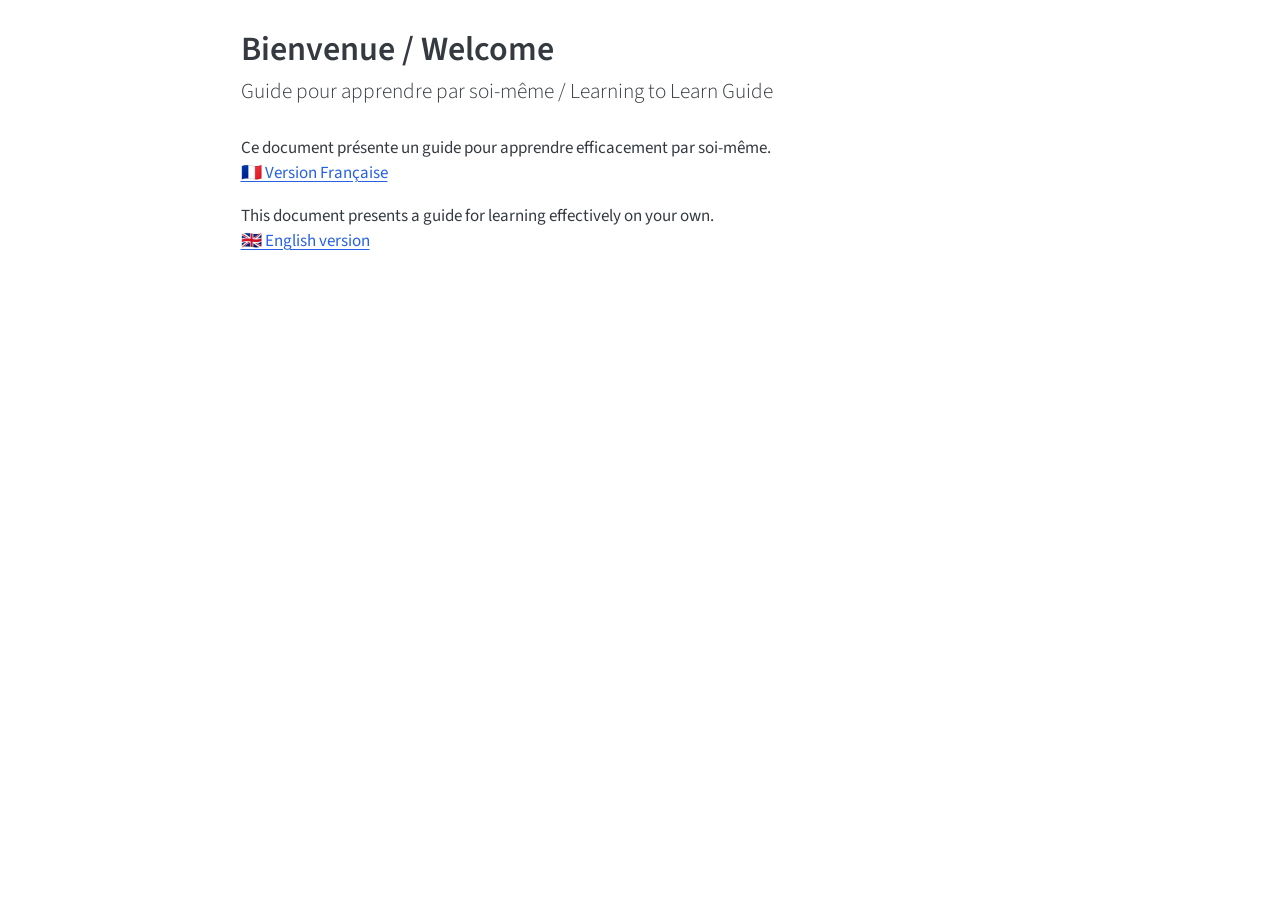
<file: index.html>
<!DOCTYPE html>
<html xmlns="http://www.w3.org/1999/xhtml" lang="en" xml:lang="en"><head>

<meta charset="utf-8">
<meta name="generator" content="quarto-1.8.26">

<meta name="viewport" content="width=device-width, initial-scale=1.0, user-scalable=yes">


<title>Bienvenue / Welcome – Self-learning Guide</title>
<style>
code{white-space: pre-wrap;}
span.smallcaps{font-variant: small-caps;}
div.columns{display: flex; gap: min(4vw, 1.5em);}
div.column{flex: auto; overflow-x: auto;}
div.hanging-indent{margin-left: 1.5em; text-indent: -1.5em;}
ul.task-list{list-style: none;}
ul.task-list li input[type="checkbox"] {
  width: 0.8em;
  margin: 0 0.8em 0.2em -1em; /* quarto-specific, see https://github.com/quarto-dev/quarto-cli/issues/4556 */ 
  vertical-align: middle;
}
</style>


<script src="site_libs/quarto-nav/quarto-nav.js"></script>
<script src="site_libs/quarto-nav/headroom.min.js"></script>
<script src="site_libs/clipboard/clipboard.min.js"></script>
<script src="site_libs/quarto-search/autocomplete.umd.js"></script>
<script src="site_libs/quarto-search/fuse.min.js"></script>
<script src="site_libs/quarto-search/quarto-search.js"></script>
<meta name="quarto:offset" content="./">
<script src="site_libs/quarto-html/quarto.js" type="module"></script>
<script src="site_libs/quarto-html/tabsets/tabsets.js" type="module"></script>
<script src="site_libs/quarto-html/axe/axe-check.js" type="module"></script>
<script src="site_libs/quarto-html/popper.min.js"></script>
<script src="site_libs/quarto-html/tippy.umd.min.js"></script>
<script src="site_libs/quarto-html/anchor.min.js"></script>
<link href="site_libs/quarto-html/tippy.css" rel="stylesheet">
<link href="site_libs/quarto-html/quarto-syntax-highlighting-587c61ba64f3a5504c4d52d930310e48.css" rel="stylesheet" id="quarto-text-highlighting-styles">
<script src="site_libs/bootstrap/bootstrap.min.js"></script>
<link href="site_libs/bootstrap/bootstrap-icons.css" rel="stylesheet">
<link href="site_libs/bootstrap/bootstrap-e31584831b205ffbb2d98406f31c2a5b.min.css" rel="stylesheet" append-hash="true" id="quarto-bootstrap" data-mode="light">
<script id="quarto-search-options" type="application/json">{
  "location": "sidebar",
  "copy-button": false,
  "collapse-after": 3,
  "panel-placement": "start",
  "type": "textbox",
  "limit": 50,
  "keyboard-shortcut": [
    "f",
    "/",
    "s"
  ],
  "show-item-context": false,
  "language": {
    "search-no-results-text": "No results",
    "search-matching-documents-text": "matching documents",
    "search-copy-link-title": "Copy link to search",
    "search-hide-matches-text": "Hide additional matches",
    "search-more-match-text": "more match in this document",
    "search-more-matches-text": "more matches in this document",
    "search-clear-button-title": "Clear",
    "search-text-placeholder": "",
    "search-detached-cancel-button-title": "Cancel",
    "search-submit-button-title": "Submit",
    "search-label": "Search"
  }
}</script>
<script async="" src="https://hypothes.is/embed.js"></script>
<script>
  window.document.addEventListener("DOMContentLoaded", function (_event) {
    document.body.classList.add('hypothesis-enabled');
  });
</script>
<script>

window.hypothesisConfig = function () {

  // Détecter la langue de la page automatiquement

  var pageLang = 'fr'; //document.documentElement.lang || 'fr';

  var hypothesisLang = 'fr'; //pageLang.split('-')[0];

  

  return {

    // Langue automatique selon la page

    locale: 'fr', //hypothesisLang,

    

    // Interface

    openSidebar: false,              // Ne pas ouvrir automatiquement

    showHighlights: 'whenSidebarOpen',        // Toujours afficher les annotations

    

    // Design moderne

    branding: {

      appBackgroundColor: '#ffffff',

      ctaBackgroundColor: '#2563eb', // Bleu moderne

      ctaTextColor: '#ffffff',

      selectionFontFamily: 'system-ui, -apple-system, "Segoe UI", sans-serif'

    },

    

    // Thème (clair par défaut)

    theme: 'classic',

    

    // Services Hypothesis

    services: [{

      apiUrl: 'https://hypothes.is/api/',

      authority: 'hypothes.is'

    }]

  };

};



// Vérifier que la config est appelée

console.log('hypothesisConfig défini:', typeof window.hypothesisConfig);

</script>



<style>

/* Personnalisation du bouton et de l'interface */

.hypothesis-adder {

  border-radius: 8px !important;

  box-shadow: 0 2px 8px rgba(0, 0, 0, 0.1) !important;

}



.hypothesis-sidebar {

  transition: transform 0.3s ease-in-out !important;

}



/* Animation des highlights */

.hypothesis-highlight {

  transition: background-color 0.2s ease !important;

}

</style>


</head>

<body class="fullcontent quarto-light">

<div id="quarto-search-results"></div>
<!-- content -->
<div id="quarto-content" class="quarto-container page-columns page-rows-contents page-layout-article">
<!-- sidebar -->
<!-- margin-sidebar -->
    
<!-- main -->
<main class="content" id="quarto-document-content">

<header id="title-block-header" class="quarto-title-block default">
<div class="quarto-title">
<h1 class="title">Bienvenue / Welcome</h1>
<p class="subtitle lead">Guide pour apprendre par soi-même / Learning to Learn Guide</p>
</div>



<div class="quarto-title-meta">

    
  
    
  </div>
  


</header>


<p>Ce document présente un guide pour apprendre efficacement par soi-même. <br> <a href="./fr/index.html">🇫🇷 Version Française</a></p>
<p>This document presents a guide for learning effectively on your own. <br> <a href="./en/index.html">🇬🇧 English version</a></p>



</main> <!-- /main -->
<script id="quarto-html-after-body" type="application/javascript">
  window.document.addEventListener("DOMContentLoaded", function (event) {
    const icon = "";
    const anchorJS = new window.AnchorJS();
    anchorJS.options = {
      placement: 'right',
      icon: icon
    };
    anchorJS.add('.anchored');
    const isCodeAnnotation = (el) => {
      for (const clz of el.classList) {
        if (clz.startsWith('code-annotation-')) {                     
          return true;
        }
      }
      return false;
    }
    const onCopySuccess = function(e) {
      // button target
      const button = e.trigger;
      // don't keep focus
      button.blur();
      // flash "checked"
      button.classList.add('code-copy-button-checked');
      var currentTitle = button.getAttribute("title");
      button.setAttribute("title", "Copied!");
      let tooltip;
      if (window.bootstrap) {
        button.setAttribute("data-bs-toggle", "tooltip");
        button.setAttribute("data-bs-placement", "left");
        button.setAttribute("data-bs-title", "Copied!");
        tooltip = new bootstrap.Tooltip(button, 
          { trigger: "manual", 
            customClass: "code-copy-button-tooltip",
            offset: [0, -8]});
        tooltip.show();    
      }
      setTimeout(function() {
        if (tooltip) {
          tooltip.hide();
          button.removeAttribute("data-bs-title");
          button.removeAttribute("data-bs-toggle");
          button.removeAttribute("data-bs-placement");
        }
        button.setAttribute("title", currentTitle);
        button.classList.remove('code-copy-button-checked');
      }, 1000);
      // clear code selection
      e.clearSelection();
    }
    const getTextToCopy = function(trigger) {
      const outerScaffold = trigger.parentElement.cloneNode(true);
      const codeEl = outerScaffold.querySelector('code');
      for (const childEl of codeEl.children) {
        if (isCodeAnnotation(childEl)) {
          childEl.remove();
        }
      }
      return codeEl.innerText;
    }
    const clipboard = new window.ClipboardJS('.code-copy-button:not([data-in-quarto-modal])', {
      text: getTextToCopy
    });
    clipboard.on('success', onCopySuccess);
    if (window.document.getElementById('quarto-embedded-source-code-modal')) {
      const clipboardModal = new window.ClipboardJS('.code-copy-button[data-in-quarto-modal]', {
        text: getTextToCopy,
        container: window.document.getElementById('quarto-embedded-source-code-modal')
      });
      clipboardModal.on('success', onCopySuccess);
    }
      var localhostRegex = new RegExp(/^(?:http|https):\/\/localhost\:?[0-9]*\//);
      var mailtoRegex = new RegExp(/^mailto:/);
        var filterRegex = new RegExp("https:\/\/loiclg\.github\.io\/guide-for-self-learning\/");
      var isInternal = (href) => {
          return filterRegex.test(href) || localhostRegex.test(href) || mailtoRegex.test(href);
      }
      // Inspect non-navigation links and adorn them if external
     var links = window.document.querySelectorAll('a[href]:not(.nav-link):not(.navbar-brand):not(.toc-action):not(.sidebar-link):not(.sidebar-item-toggle):not(.pagination-link):not(.no-external):not([aria-hidden]):not(.dropdown-item):not(.quarto-navigation-tool):not(.about-link)');
      for (var i=0; i<links.length; i++) {
        const link = links[i];
        if (!isInternal(link.href)) {
          // undo the damage that might have been done by quarto-nav.js in the case of
          // links that we want to consider external
          if (link.dataset.originalHref !== undefined) {
            link.href = link.dataset.originalHref;
          }
            // target, if specified
            link.setAttribute("target", "_blank");
            if (link.getAttribute("rel") === null) {
              link.setAttribute("rel", "noopener");
            }
        }
      }
    function tippyHover(el, contentFn, onTriggerFn, onUntriggerFn) {
      const config = {
        allowHTML: true,
        maxWidth: 500,
        delay: 100,
        arrow: false,
        appendTo: function(el) {
            return el.parentElement;
        },
        interactive: true,
        interactiveBorder: 10,
        theme: 'quarto',
        placement: 'bottom-start',
      };
      if (contentFn) {
        config.content = contentFn;
      }
      if (onTriggerFn) {
        config.onTrigger = onTriggerFn;
      }
      if (onUntriggerFn) {
        config.onUntrigger = onUntriggerFn;
      }
      window.tippy(el, config); 
    }
    const noterefs = window.document.querySelectorAll('a[role="doc-noteref"]');
    for (var i=0; i<noterefs.length; i++) {
      const ref = noterefs[i];
      tippyHover(ref, function() {
        // use id or data attribute instead here
        let href = ref.getAttribute('data-footnote-href') || ref.getAttribute('href');
        try { href = new URL(href).hash; } catch {}
        const id = href.replace(/^#\/?/, "");
        const note = window.document.getElementById(id);
        if (note) {
          return note.innerHTML;
        } else {
          return "";
        }
      });
    }
    const xrefs = window.document.querySelectorAll('a.quarto-xref');
    const processXRef = (id, note) => {
      // Strip column container classes
      const stripColumnClz = (el) => {
        el.classList.remove("page-full", "page-columns");
        if (el.children) {
          for (const child of el.children) {
            stripColumnClz(child);
          }
        }
      }
      stripColumnClz(note)
      if (id === null || id.startsWith('sec-')) {
        // Special case sections, only their first couple elements
        const container = document.createElement("div");
        if (note.children && note.children.length > 2) {
          container.appendChild(note.children[0].cloneNode(true));
          for (let i = 1; i < note.children.length; i++) {
            const child = note.children[i];
            if (child.tagName === "P" && child.innerText === "") {
              continue;
            } else {
              container.appendChild(child.cloneNode(true));
              break;
            }
          }
          if (window.Quarto?.typesetMath) {
            window.Quarto.typesetMath(container);
          }
          return container.innerHTML
        } else {
          if (window.Quarto?.typesetMath) {
            window.Quarto.typesetMath(note);
          }
          return note.innerHTML;
        }
      } else {
        // Remove any anchor links if they are present
        const anchorLink = note.querySelector('a.anchorjs-link');
        if (anchorLink) {
          anchorLink.remove();
        }
        if (window.Quarto?.typesetMath) {
          window.Quarto.typesetMath(note);
        }
        if (note.classList.contains("callout")) {
          return note.outerHTML;
        } else {
          return note.innerHTML;
        }
      }
    }
    for (var i=0; i<xrefs.length; i++) {
      const xref = xrefs[i];
      tippyHover(xref, undefined, function(instance) {
        instance.disable();
        let url = xref.getAttribute('href');
        let hash = undefined; 
        if (url.startsWith('#')) {
          hash = url;
        } else {
          try { hash = new URL(url).hash; } catch {}
        }
        if (hash) {
          const id = hash.replace(/^#\/?/, "");
          const note = window.document.getElementById(id);
          if (note !== null) {
            try {
              const html = processXRef(id, note.cloneNode(true));
              instance.setContent(html);
            } finally {
              instance.enable();
              instance.show();
            }
          } else {
            // See if we can fetch this
            fetch(url.split('#')[0])
            .then(res => res.text())
            .then(html => {
              const parser = new DOMParser();
              const htmlDoc = parser.parseFromString(html, "text/html");
              const note = htmlDoc.getElementById(id);
              if (note !== null) {
                const html = processXRef(id, note);
                instance.setContent(html);
              } 
            }).finally(() => {
              instance.enable();
              instance.show();
            });
          }
        } else {
          // See if we can fetch a full url (with no hash to target)
          // This is a special case and we should probably do some content thinning / targeting
          fetch(url)
          .then(res => res.text())
          .then(html => {
            const parser = new DOMParser();
            const htmlDoc = parser.parseFromString(html, "text/html");
            const note = htmlDoc.querySelector('main.content');
            if (note !== null) {
              // This should only happen for chapter cross references
              // (since there is no id in the URL)
              // remove the first header
              if (note.children.length > 0 && note.children[0].tagName === "HEADER") {
                note.children[0].remove();
              }
              const html = processXRef(null, note);
              instance.setContent(html);
            } 
          }).finally(() => {
            instance.enable();
            instance.show();
          });
        }
      }, function(instance) {
      });
    }
        let selectedAnnoteEl;
        const selectorForAnnotation = ( cell, annotation) => {
          let cellAttr = 'data-code-cell="' + cell + '"';
          let lineAttr = 'data-code-annotation="' +  annotation + '"';
          const selector = 'span[' + cellAttr + '][' + lineAttr + ']';
          return selector;
        }
        const selectCodeLines = (annoteEl) => {
          const doc = window.document;
          const targetCell = annoteEl.getAttribute("data-target-cell");
          const targetAnnotation = annoteEl.getAttribute("data-target-annotation");
          const annoteSpan = window.document.querySelector(selectorForAnnotation(targetCell, targetAnnotation));
          const lines = annoteSpan.getAttribute("data-code-lines").split(",");
          const lineIds = lines.map((line) => {
            return targetCell + "-" + line;
          })
          let top = null;
          let height = null;
          let parent = null;
          if (lineIds.length > 0) {
              //compute the position of the single el (top and bottom and make a div)
              const el = window.document.getElementById(lineIds[0]);
              top = el.offsetTop;
              height = el.offsetHeight;
              parent = el.parentElement.parentElement;
            if (lineIds.length > 1) {
              const lastEl = window.document.getElementById(lineIds[lineIds.length - 1]);
              const bottom = lastEl.offsetTop + lastEl.offsetHeight;
              height = bottom - top;
            }
            if (top !== null && height !== null && parent !== null) {
              // cook up a div (if necessary) and position it 
              let div = window.document.getElementById("code-annotation-line-highlight");
              if (div === null) {
                div = window.document.createElement("div");
                div.setAttribute("id", "code-annotation-line-highlight");
                div.style.position = 'absolute';
                parent.appendChild(div);
              }
              div.style.top = top - 2 + "px";
              div.style.height = height + 4 + "px";
              div.style.left = 0;
              let gutterDiv = window.document.getElementById("code-annotation-line-highlight-gutter");
              if (gutterDiv === null) {
                gutterDiv = window.document.createElement("div");
                gutterDiv.setAttribute("id", "code-annotation-line-highlight-gutter");
                gutterDiv.style.position = 'absolute';
                const codeCell = window.document.getElementById(targetCell);
                const gutter = codeCell.querySelector('.code-annotation-gutter');
                gutter.appendChild(gutterDiv);
              }
              gutterDiv.style.top = top - 2 + "px";
              gutterDiv.style.height = height + 4 + "px";
            }
            selectedAnnoteEl = annoteEl;
          }
        };
        const unselectCodeLines = () => {
          const elementsIds = ["code-annotation-line-highlight", "code-annotation-line-highlight-gutter"];
          elementsIds.forEach((elId) => {
            const div = window.document.getElementById(elId);
            if (div) {
              div.remove();
            }
          });
          selectedAnnoteEl = undefined;
        };
          // Handle positioning of the toggle
      window.addEventListener(
        "resize",
        throttle(() => {
          elRect = undefined;
          if (selectedAnnoteEl) {
            selectCodeLines(selectedAnnoteEl);
          }
        }, 10)
      );
      function throttle(fn, ms) {
      let throttle = false;
      let timer;
        return (...args) => {
          if(!throttle) { // first call gets through
              fn.apply(this, args);
              throttle = true;
          } else { // all the others get throttled
              if(timer) clearTimeout(timer); // cancel #2
              timer = setTimeout(() => {
                fn.apply(this, args);
                timer = throttle = false;
              }, ms);
          }
        };
      }
        // Attach click handler to the DT
        const annoteDls = window.document.querySelectorAll('dt[data-target-cell]');
        for (const annoteDlNode of annoteDls) {
          annoteDlNode.addEventListener('click', (event) => {
            const clickedEl = event.target;
            if (clickedEl !== selectedAnnoteEl) {
              unselectCodeLines();
              const activeEl = window.document.querySelector('dt[data-target-cell].code-annotation-active');
              if (activeEl) {
                activeEl.classList.remove('code-annotation-active');
              }
              selectCodeLines(clickedEl);
              clickedEl.classList.add('code-annotation-active');
            } else {
              // Unselect the line
              unselectCodeLines();
              clickedEl.classList.remove('code-annotation-active');
            }
          });
        }
    const findCites = (el) => {
      const parentEl = el.parentElement;
      if (parentEl) {
        const cites = parentEl.dataset.cites;
        if (cites) {
          return {
            el,
            cites: cites.split(' ')
          };
        } else {
          return findCites(el.parentElement)
        }
      } else {
        return undefined;
      }
    };
    var bibliorefs = window.document.querySelectorAll('a[role="doc-biblioref"]');
    for (var i=0; i<bibliorefs.length; i++) {
      const ref = bibliorefs[i];
      const citeInfo = findCites(ref);
      if (citeInfo) {
        tippyHover(citeInfo.el, function() {
          var popup = window.document.createElement('div');
          citeInfo.cites.forEach(function(cite) {
            var citeDiv = window.document.createElement('div');
            citeDiv.classList.add('hanging-indent');
            citeDiv.classList.add('csl-entry');
            var biblioDiv = window.document.getElementById('ref-' + cite);
            if (biblioDiv) {
              citeDiv.innerHTML = biblioDiv.innerHTML;
            }
            popup.appendChild(citeDiv);
          });
          return popup.innerHTML;
        });
      }
    }
  });
  </script>
</div> <!-- /content -->




</body></html>
</file>
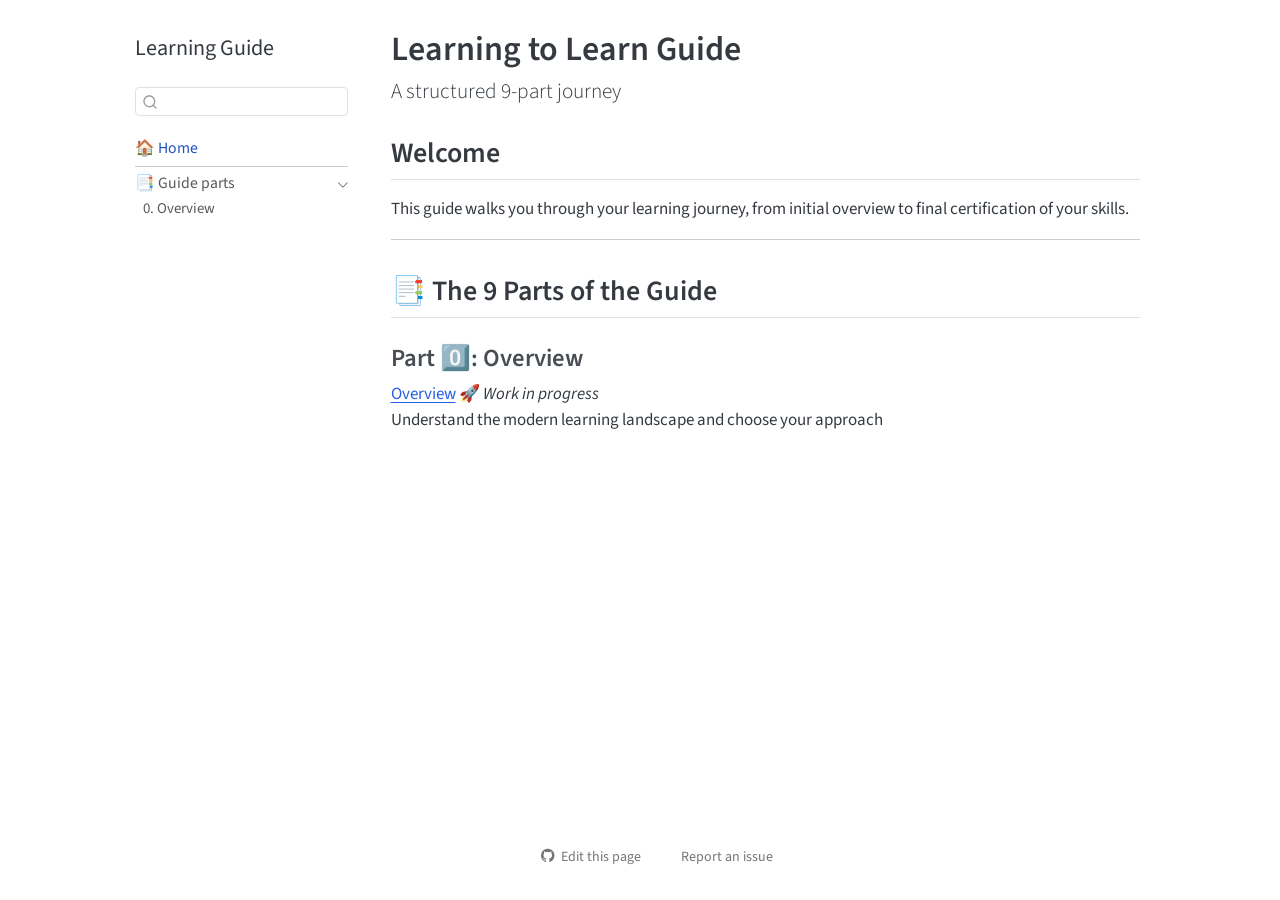
<file: en/index.html>
<!DOCTYPE html>
<html xmlns="http://www.w3.org/1999/xhtml" lang="en" xml:lang="en"><head>

<meta charset="utf-8">
<meta name="generator" content="quarto-1.8.26">

<meta name="viewport" content="width=device-width, initial-scale=1.0, user-scalable=yes">


<title>Learning to Learn Guide – Self-learning Guide</title>
<style>
code{white-space: pre-wrap;}
span.smallcaps{font-variant: small-caps;}
div.columns{display: flex; gap: min(4vw, 1.5em);}
div.column{flex: auto; overflow-x: auto;}
div.hanging-indent{margin-left: 1.5em; text-indent: -1.5em;}
ul.task-list{list-style: none;}
ul.task-list li input[type="checkbox"] {
  width: 0.8em;
  margin: 0 0.8em 0.2em -1em; /* quarto-specific, see https://github.com/quarto-dev/quarto-cli/issues/4556 */ 
  vertical-align: middle;
}
</style>


<script src="../site_libs/quarto-nav/quarto-nav.js"></script>
<script src="../site_libs/quarto-nav/headroom.min.js"></script>
<script src="../site_libs/clipboard/clipboard.min.js"></script>
<script src="../site_libs/quarto-search/autocomplete.umd.js"></script>
<script src="../site_libs/quarto-search/fuse.min.js"></script>
<script src="../site_libs/quarto-search/quarto-search.js"></script>
<meta name="quarto:offset" content="../">
<script src="../site_libs/quarto-html/quarto.js" type="module"></script>
<script src="../site_libs/quarto-html/tabsets/tabsets.js" type="module"></script>
<script src="../site_libs/quarto-html/axe/axe-check.js" type="module"></script>
<script src="../site_libs/quarto-html/popper.min.js"></script>
<script src="../site_libs/quarto-html/tippy.umd.min.js"></script>
<script src="../site_libs/quarto-html/anchor.min.js"></script>
<link href="../site_libs/quarto-html/tippy.css" rel="stylesheet">
<link href="../site_libs/quarto-html/quarto-syntax-highlighting-587c61ba64f3a5504c4d52d930310e48.css" rel="stylesheet" id="quarto-text-highlighting-styles">
<script src="../site_libs/bootstrap/bootstrap.min.js"></script>
<link href="../site_libs/bootstrap/bootstrap-icons.css" rel="stylesheet">
<link href="../site_libs/bootstrap/bootstrap-e31584831b205ffbb2d98406f31c2a5b.min.css" rel="stylesheet" append-hash="true" id="quarto-bootstrap" data-mode="light">
<script id="quarto-search-options" type="application/json">{
  "location": "sidebar",
  "copy-button": false,
  "collapse-after": 3,
  "panel-placement": "start",
  "type": "textbox",
  "limit": 50,
  "keyboard-shortcut": [
    "f",
    "/",
    "s"
  ],
  "show-item-context": false,
  "language": {
    "search-no-results-text": "No results",
    "search-matching-documents-text": "matching documents",
    "search-copy-link-title": "Copy link to search",
    "search-hide-matches-text": "Hide additional matches",
    "search-more-match-text": "more match in this document",
    "search-more-matches-text": "more matches in this document",
    "search-clear-button-title": "Clear",
    "search-text-placeholder": "",
    "search-detached-cancel-button-title": "Cancel",
    "search-submit-button-title": "Submit",
    "search-label": "Search"
  }
}</script>
<script async="" src="https://hypothes.is/embed.js"></script>
<script>
  window.document.addEventListener("DOMContentLoaded", function (_event) {
    document.body.classList.add('hypothesis-enabled');
  });
</script>
<script>

window.hypothesisConfig = function () {

  // Détecter la langue de la page automatiquement

  var pageLang = 'fr'; //document.documentElement.lang || 'fr';

  var hypothesisLang = 'fr'; //pageLang.split('-')[0];

  

  return {

    // Langue automatique selon la page

    lang: 'fr', //hypothesisLang,

    

    // Interface

    openSidebar: false,              // Ne pas ouvrir automatiquement

    showHighlights: 'whenSidebarOpen',        // Toujours afficher les annotations

    

    // Design moderne

    branding: {

      appBackgroundColor: '#ffffff',

      ctaBackgroundColor: '#2563eb', // Bleu moderne

      ctaTextColor: '#ffffff',

      selectionFontFamily: 'system-ui, -apple-system, "Segoe UI", sans-serif'

    },

    

    // Thème (clair par défaut)

    theme: 'classic',

    

    // Services Hypothesis

    services: [{

      apiUrl: 'https://hypothes.is/api/',

      authority: 'hypothes.is'

    }]

  };

};



// Vérifier que la config est appelée

console.log('hypothesisConfig défini:', typeof window.hypothesisConfig);

</script>



<style>

/* Personnalisation du bouton et de l'interface */

.hypothesis-adder {

  border-radius: 8px !important;

  box-shadow: 0 2px 8px rgba(0, 0, 0, 0.1) !important;

}



.hypothesis-sidebar {

  transition: transform 0.3s ease-in-out !important;

}



/* Animation des highlights */

.hypothesis-highlight {

  transition: background-color 0.2s ease !important;

}

</style>


</head>

<body class="nav-sidebar floating fullcontent quarto-light">

<div id="quarto-search-results"></div>
  <header id="quarto-header" class="headroom fixed-top">
  <nav class="quarto-secondary-nav">
    <div class="container-fluid d-flex">
      <button type="button" class="quarto-btn-toggle btn" data-bs-toggle="collapse" role="button" data-bs-target=".quarto-sidebar-collapse-item" aria-controls="quarto-sidebar" aria-expanded="false" aria-label="Toggle sidebar navigation" onclick="if (window.quartoToggleHeadroom) { window.quartoToggleHeadroom(); }">
        <i class="bi bi-layout-text-sidebar-reverse"></i>
      </button>
        <nav class="quarto-page-breadcrumbs" aria-label="breadcrumb"><ol class="breadcrumb"><li class="breadcrumb-item"><a href="../en/index.html">🏠 Home</a></li></ol></nav>
        <a class="flex-grow-1" role="navigation" data-bs-toggle="collapse" data-bs-target=".quarto-sidebar-collapse-item" aria-controls="quarto-sidebar" aria-expanded="false" aria-label="Toggle sidebar navigation" onclick="if (window.quartoToggleHeadroom) { window.quartoToggleHeadroom(); }">      
        </a>
      <button type="button" class="btn quarto-search-button" aria-label="Search" onclick="window.quartoOpenSearch();">
        <i class="bi bi-search"></i>
      </button>
    </div>
  </nav>
</header>
<!-- content -->
<div id="quarto-content" class="quarto-container page-columns page-rows-contents page-layout-article">
<!-- sidebar -->
  <nav id="quarto-sidebar" class="sidebar collapse collapse-horizontal quarto-sidebar-collapse-item sidebar-navigation floating overflow-auto">
    <div class="pt-lg-2 mt-2 text-left sidebar-header">
    <div class="sidebar-title mb-0 py-0">
      <a href="../">Learning Guide</a> 
    </div>
      </div>
        <div class="mt-2 flex-shrink-0 align-items-center">
        <div class="sidebar-search">
        <div id="quarto-search" class="" title="Search"></div>
        </div>
        </div>
    <div class="sidebar-menu-container"> 
    <ul class="list-unstyled mt-1">
        <li class="sidebar-item">
  <div class="sidebar-item-container"> 
  <a href="../en/index.html" class="sidebar-item-text sidebar-link active">
 <span class="menu-text">🏠 Home</span></a>
  </div>
</li>
        <li class="px-0"><hr class="sidebar-divider hi "></li>
        <li class="sidebar-item sidebar-item-section">
      <div class="sidebar-item-container"> 
            <a class="sidebar-item-text sidebar-link text-start" data-bs-toggle="collapse" data-bs-target="#quarto-sidebar-section-1" role="navigation" aria-expanded="true">
 <span class="menu-text">📑 Guide parts</span></a>
          <a class="sidebar-item-toggle text-start" data-bs-toggle="collapse" data-bs-target="#quarto-sidebar-section-1" role="navigation" aria-expanded="true" aria-label="Toggle section">
            <i class="bi bi-chevron-right ms-2"></i>
          </a> 
      </div>
      <ul id="quarto-sidebar-section-1" class="collapse list-unstyled sidebar-section depth1 show">  
          <li class="sidebar-item">
  <div class="sidebar-item-container"> 
  <a href="../en/00-overview/index.html" class="sidebar-item-text sidebar-link">
 <span class="menu-text">0. Overview</span></a>
  </div>
</li>
      </ul>
  </li>
    </ul>
    </div>
</nav>
<div id="quarto-sidebar-glass" class="quarto-sidebar-collapse-item" data-bs-toggle="collapse" data-bs-target=".quarto-sidebar-collapse-item"></div>
<!-- margin-sidebar -->
    
<!-- main -->
<main class="content" id="quarto-document-content">

<header id="title-block-header" class="quarto-title-block default">
<div class="quarto-title">
<h1 class="title">Learning to Learn Guide</h1>
<p class="subtitle lead">A structured 9-part journey</p>
</div>



<div class="quarto-title-meta">

    
  
    
  </div>
  


</header>


<section id="welcome" class="level2">
<h2 class="anchored" data-anchor-id="welcome">Welcome</h2>
<p>This guide walks you through your learning journey, from initial overview to final certification of your skills.</p>
<hr>
</section>
<section id="the-9-parts-of-the-guide" class="level2">
<h2 class="anchored" data-anchor-id="the-9-parts-of-the-guide">📑 The 9 Parts of the Guide</h2>
<section id="part-0-overview" class="level3">
<h3 class="anchored" data-anchor-id="part-0-overview">Part 0️⃣: Overview</h3>
<p><strong><a href="../en/00-overview/index.html">Overview</a></strong> 🚀 <em>Work in progress</em><br>
Understand the modern learning landscape and choose your approach</p>


</section>
</section>

</main> <!-- /main -->
<script id="quarto-html-after-body" type="application/javascript">
  window.document.addEventListener("DOMContentLoaded", function (event) {
    const icon = "";
    const anchorJS = new window.AnchorJS();
    anchorJS.options = {
      placement: 'right',
      icon: icon
    };
    anchorJS.add('.anchored');
    const isCodeAnnotation = (el) => {
      for (const clz of el.classList) {
        if (clz.startsWith('code-annotation-')) {                     
          return true;
        }
      }
      return false;
    }
    const onCopySuccess = function(e) {
      // button target
      const button = e.trigger;
      // don't keep focus
      button.blur();
      // flash "checked"
      button.classList.add('code-copy-button-checked');
      var currentTitle = button.getAttribute("title");
      button.setAttribute("title", "Copied!");
      let tooltip;
      if (window.bootstrap) {
        button.setAttribute("data-bs-toggle", "tooltip");
        button.setAttribute("data-bs-placement", "left");
        button.setAttribute("data-bs-title", "Copied!");
        tooltip = new bootstrap.Tooltip(button, 
          { trigger: "manual", 
            customClass: "code-copy-button-tooltip",
            offset: [0, -8]});
        tooltip.show();    
      }
      setTimeout(function() {
        if (tooltip) {
          tooltip.hide();
          button.removeAttribute("data-bs-title");
          button.removeAttribute("data-bs-toggle");
          button.removeAttribute("data-bs-placement");
        }
        button.setAttribute("title", currentTitle);
        button.classList.remove('code-copy-button-checked');
      }, 1000);
      // clear code selection
      e.clearSelection();
    }
    const getTextToCopy = function(trigger) {
      const outerScaffold = trigger.parentElement.cloneNode(true);
      const codeEl = outerScaffold.querySelector('code');
      for (const childEl of codeEl.children) {
        if (isCodeAnnotation(childEl)) {
          childEl.remove();
        }
      }
      return codeEl.innerText;
    }
    const clipboard = new window.ClipboardJS('.code-copy-button:not([data-in-quarto-modal])', {
      text: getTextToCopy
    });
    clipboard.on('success', onCopySuccess);
    if (window.document.getElementById('quarto-embedded-source-code-modal')) {
      const clipboardModal = new window.ClipboardJS('.code-copy-button[data-in-quarto-modal]', {
        text: getTextToCopy,
        container: window.document.getElementById('quarto-embedded-source-code-modal')
      });
      clipboardModal.on('success', onCopySuccess);
    }
      var localhostRegex = new RegExp(/^(?:http|https):\/\/localhost\:?[0-9]*\//);
      var mailtoRegex = new RegExp(/^mailto:/);
        var filterRegex = new RegExp("https:\/\/loiclg\.github\.io\/guide-for-self-learning\/");
      var isInternal = (href) => {
          return filterRegex.test(href) || localhostRegex.test(href) || mailtoRegex.test(href);
      }
      // Inspect non-navigation links and adorn them if external
     var links = window.document.querySelectorAll('a[href]:not(.nav-link):not(.navbar-brand):not(.toc-action):not(.sidebar-link):not(.sidebar-item-toggle):not(.pagination-link):not(.no-external):not([aria-hidden]):not(.dropdown-item):not(.quarto-navigation-tool):not(.about-link)');
      for (var i=0; i<links.length; i++) {
        const link = links[i];
        if (!isInternal(link.href)) {
          // undo the damage that might have been done by quarto-nav.js in the case of
          // links that we want to consider external
          if (link.dataset.originalHref !== undefined) {
            link.href = link.dataset.originalHref;
          }
            // target, if specified
            link.setAttribute("target", "_blank");
            if (link.getAttribute("rel") === null) {
              link.setAttribute("rel", "noopener");
            }
        }
      }
    function tippyHover(el, contentFn, onTriggerFn, onUntriggerFn) {
      const config = {
        allowHTML: true,
        maxWidth: 500,
        delay: 100,
        arrow: false,
        appendTo: function(el) {
            return el.parentElement;
        },
        interactive: true,
        interactiveBorder: 10,
        theme: 'quarto',
        placement: 'bottom-start',
      };
      if (contentFn) {
        config.content = contentFn;
      }
      if (onTriggerFn) {
        config.onTrigger = onTriggerFn;
      }
      if (onUntriggerFn) {
        config.onUntrigger = onUntriggerFn;
      }
      window.tippy(el, config); 
    }
    const noterefs = window.document.querySelectorAll('a[role="doc-noteref"]');
    for (var i=0; i<noterefs.length; i++) {
      const ref = noterefs[i];
      tippyHover(ref, function() {
        // use id or data attribute instead here
        let href = ref.getAttribute('data-footnote-href') || ref.getAttribute('href');
        try { href = new URL(href).hash; } catch {}
        const id = href.replace(/^#\/?/, "");
        const note = window.document.getElementById(id);
        if (note) {
          return note.innerHTML;
        } else {
          return "";
        }
      });
    }
    const xrefs = window.document.querySelectorAll('a.quarto-xref');
    const processXRef = (id, note) => {
      // Strip column container classes
      const stripColumnClz = (el) => {
        el.classList.remove("page-full", "page-columns");
        if (el.children) {
          for (const child of el.children) {
            stripColumnClz(child);
          }
        }
      }
      stripColumnClz(note)
      if (id === null || id.startsWith('sec-')) {
        // Special case sections, only their first couple elements
        const container = document.createElement("div");
        if (note.children && note.children.length > 2) {
          container.appendChild(note.children[0].cloneNode(true));
          for (let i = 1; i < note.children.length; i++) {
            const child = note.children[i];
            if (child.tagName === "P" && child.innerText === "") {
              continue;
            } else {
              container.appendChild(child.cloneNode(true));
              break;
            }
          }
          if (window.Quarto?.typesetMath) {
            window.Quarto.typesetMath(container);
          }
          return container.innerHTML
        } else {
          if (window.Quarto?.typesetMath) {
            window.Quarto.typesetMath(note);
          }
          return note.innerHTML;
        }
      } else {
        // Remove any anchor links if they are present
        const anchorLink = note.querySelector('a.anchorjs-link');
        if (anchorLink) {
          anchorLink.remove();
        }
        if (window.Quarto?.typesetMath) {
          window.Quarto.typesetMath(note);
        }
        if (note.classList.contains("callout")) {
          return note.outerHTML;
        } else {
          return note.innerHTML;
        }
      }
    }
    for (var i=0; i<xrefs.length; i++) {
      const xref = xrefs[i];
      tippyHover(xref, undefined, function(instance) {
        instance.disable();
        let url = xref.getAttribute('href');
        let hash = undefined; 
        if (url.startsWith('#')) {
          hash = url;
        } else {
          try { hash = new URL(url).hash; } catch {}
        }
        if (hash) {
          const id = hash.replace(/^#\/?/, "");
          const note = window.document.getElementById(id);
          if (note !== null) {
            try {
              const html = processXRef(id, note.cloneNode(true));
              instance.setContent(html);
            } finally {
              instance.enable();
              instance.show();
            }
          } else {
            // See if we can fetch this
            fetch(url.split('#')[0])
            .then(res => res.text())
            .then(html => {
              const parser = new DOMParser();
              const htmlDoc = parser.parseFromString(html, "text/html");
              const note = htmlDoc.getElementById(id);
              if (note !== null) {
                const html = processXRef(id, note);
                instance.setContent(html);
              } 
            }).finally(() => {
              instance.enable();
              instance.show();
            });
          }
        } else {
          // See if we can fetch a full url (with no hash to target)
          // This is a special case and we should probably do some content thinning / targeting
          fetch(url)
          .then(res => res.text())
          .then(html => {
            const parser = new DOMParser();
            const htmlDoc = parser.parseFromString(html, "text/html");
            const note = htmlDoc.querySelector('main.content');
            if (note !== null) {
              // This should only happen for chapter cross references
              // (since there is no id in the URL)
              // remove the first header
              if (note.children.length > 0 && note.children[0].tagName === "HEADER") {
                note.children[0].remove();
              }
              const html = processXRef(null, note);
              instance.setContent(html);
            } 
          }).finally(() => {
            instance.enable();
            instance.show();
          });
        }
      }, function(instance) {
      });
    }
        let selectedAnnoteEl;
        const selectorForAnnotation = ( cell, annotation) => {
          let cellAttr = 'data-code-cell="' + cell + '"';
          let lineAttr = 'data-code-annotation="' +  annotation + '"';
          const selector = 'span[' + cellAttr + '][' + lineAttr + ']';
          return selector;
        }
        const selectCodeLines = (annoteEl) => {
          const doc = window.document;
          const targetCell = annoteEl.getAttribute("data-target-cell");
          const targetAnnotation = annoteEl.getAttribute("data-target-annotation");
          const annoteSpan = window.document.querySelector(selectorForAnnotation(targetCell, targetAnnotation));
          const lines = annoteSpan.getAttribute("data-code-lines").split(",");
          const lineIds = lines.map((line) => {
            return targetCell + "-" + line;
          })
          let top = null;
          let height = null;
          let parent = null;
          if (lineIds.length > 0) {
              //compute the position of the single el (top and bottom and make a div)
              const el = window.document.getElementById(lineIds[0]);
              top = el.offsetTop;
              height = el.offsetHeight;
              parent = el.parentElement.parentElement;
            if (lineIds.length > 1) {
              const lastEl = window.document.getElementById(lineIds[lineIds.length - 1]);
              const bottom = lastEl.offsetTop + lastEl.offsetHeight;
              height = bottom - top;
            }
            if (top !== null && height !== null && parent !== null) {
              // cook up a div (if necessary) and position it 
              let div = window.document.getElementById("code-annotation-line-highlight");
              if (div === null) {
                div = window.document.createElement("div");
                div.setAttribute("id", "code-annotation-line-highlight");
                div.style.position = 'absolute';
                parent.appendChild(div);
              }
              div.style.top = top - 2 + "px";
              div.style.height = height + 4 + "px";
              div.style.left = 0;
              let gutterDiv = window.document.getElementById("code-annotation-line-highlight-gutter");
              if (gutterDiv === null) {
                gutterDiv = window.document.createElement("div");
                gutterDiv.setAttribute("id", "code-annotation-line-highlight-gutter");
                gutterDiv.style.position = 'absolute';
                const codeCell = window.document.getElementById(targetCell);
                const gutter = codeCell.querySelector('.code-annotation-gutter');
                gutter.appendChild(gutterDiv);
              }
              gutterDiv.style.top = top - 2 + "px";
              gutterDiv.style.height = height + 4 + "px";
            }
            selectedAnnoteEl = annoteEl;
          }
        };
        const unselectCodeLines = () => {
          const elementsIds = ["code-annotation-line-highlight", "code-annotation-line-highlight-gutter"];
          elementsIds.forEach((elId) => {
            const div = window.document.getElementById(elId);
            if (div) {
              div.remove();
            }
          });
          selectedAnnoteEl = undefined;
        };
          // Handle positioning of the toggle
      window.addEventListener(
        "resize",
        throttle(() => {
          elRect = undefined;
          if (selectedAnnoteEl) {
            selectCodeLines(selectedAnnoteEl);
          }
        }, 10)
      );
      function throttle(fn, ms) {
      let throttle = false;
      let timer;
        return (...args) => {
          if(!throttle) { // first call gets through
              fn.apply(this, args);
              throttle = true;
          } else { // all the others get throttled
              if(timer) clearTimeout(timer); // cancel #2
              timer = setTimeout(() => {
                fn.apply(this, args);
                timer = throttle = false;
              }, ms);
          }
        };
      }
        // Attach click handler to the DT
        const annoteDls = window.document.querySelectorAll('dt[data-target-cell]');
        for (const annoteDlNode of annoteDls) {
          annoteDlNode.addEventListener('click', (event) => {
            const clickedEl = event.target;
            if (clickedEl !== selectedAnnoteEl) {
              unselectCodeLines();
              const activeEl = window.document.querySelector('dt[data-target-cell].code-annotation-active');
              if (activeEl) {
                activeEl.classList.remove('code-annotation-active');
              }
              selectCodeLines(clickedEl);
              clickedEl.classList.add('code-annotation-active');
            } else {
              // Unselect the line
              unselectCodeLines();
              clickedEl.classList.remove('code-annotation-active');
            }
          });
        }
    const findCites = (el) => {
      const parentEl = el.parentElement;
      if (parentEl) {
        const cites = parentEl.dataset.cites;
        if (cites) {
          return {
            el,
            cites: cites.split(' ')
          };
        } else {
          return findCites(el.parentElement)
        }
      } else {
        return undefined;
      }
    };
    var bibliorefs = window.document.querySelectorAll('a[role="doc-biblioref"]');
    for (var i=0; i<bibliorefs.length; i++) {
      const ref = bibliorefs[i];
      const citeInfo = findCites(ref);
      if (citeInfo) {
        tippyHover(citeInfo.el, function() {
          var popup = window.document.createElement('div');
          citeInfo.cites.forEach(function(cite) {
            var citeDiv = window.document.createElement('div');
            citeDiv.classList.add('hanging-indent');
            citeDiv.classList.add('csl-entry');
            var biblioDiv = window.document.getElementById('ref-' + cite);
            if (biblioDiv) {
              citeDiv.innerHTML = biblioDiv.innerHTML;
            }
            popup.appendChild(citeDiv);
          });
          return popup.innerHTML;
        });
      }
    }
  });
  </script>
</div> <!-- /content -->




<footer class="footer"><div class="nav-footer"><div class="nav-footer-center"><div class="toc-actions"><ul><li><a href="https://github.com/loiclg/guide-for-self-learning/edit/main/en/index.qmd" class="toc-action"><i class="bi bi-github"></i>Edit this page</a></li><li><a href="https://github.com/loiclg/guide-for-self-learning/issues/new" class="toc-action"><i class="bi empty"></i>Report an issue</a></li></ul></div></div></div></footer></body></html>
</file>
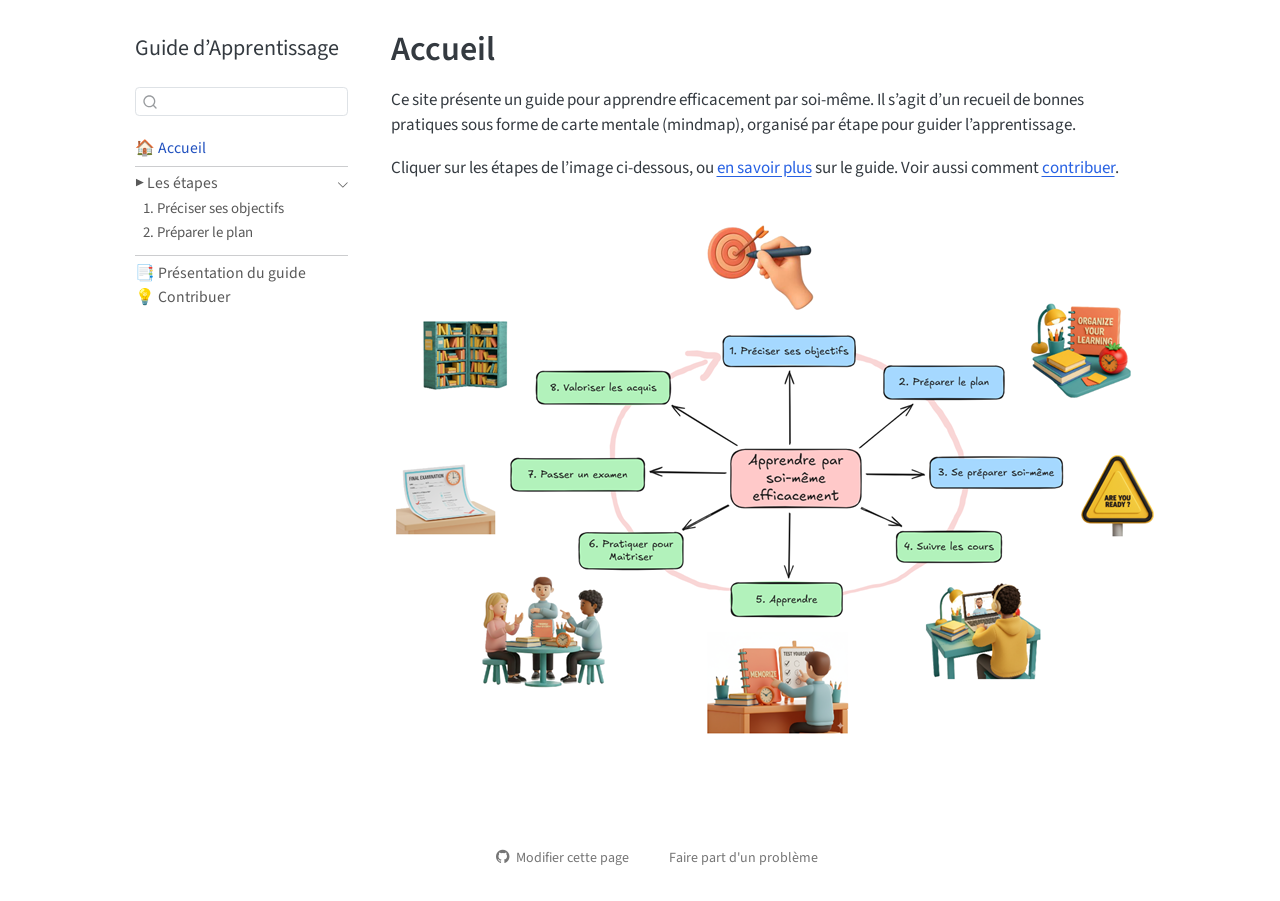
<file: fr/index.html>
<!DOCTYPE html>
<html xmlns="http://www.w3.org/1999/xhtml" lang="fr" xml:lang="fr"><head>

<meta charset="utf-8">
<meta name="generator" content="quarto-1.8.26">

<meta name="viewport" content="width=device-width, initial-scale=1.0, user-scalable=yes">


<title>Accueil – Self-learning Guide</title>
<style>
code{white-space: pre-wrap;}
span.smallcaps{font-variant: small-caps;}
div.columns{display: flex; gap: min(4vw, 1.5em);}
div.column{flex: auto; overflow-x: auto;}
div.hanging-indent{margin-left: 1.5em; text-indent: -1.5em;}
ul.task-list{list-style: none;}
ul.task-list li input[type="checkbox"] {
  width: 0.8em;
  margin: 0 0.8em 0.2em -1em; /* quarto-specific, see https://github.com/quarto-dev/quarto-cli/issues/4556 */ 
  vertical-align: middle;
}
</style>


<script src="../site_libs/quarto-nav/quarto-nav.js"></script>
<script src="../site_libs/quarto-nav/headroom.min.js"></script>
<script src="../site_libs/clipboard/clipboard.min.js"></script>
<script src="../site_libs/quarto-search/autocomplete.umd.js"></script>
<script src="../site_libs/quarto-search/fuse.min.js"></script>
<script src="../site_libs/quarto-search/quarto-search.js"></script>
<meta name="quarto:offset" content="../">
<script src="../site_libs/quarto-html/quarto.js" type="module"></script>
<script src="../site_libs/quarto-html/tabsets/tabsets.js" type="module"></script>
<script src="../site_libs/quarto-html/axe/axe-check.js" type="module"></script>
<script src="../site_libs/quarto-html/popper.min.js"></script>
<script src="../site_libs/quarto-html/tippy.umd.min.js"></script>
<script src="../site_libs/quarto-html/anchor.min.js"></script>
<link href="../site_libs/quarto-html/tippy.css" rel="stylesheet">
<link href="../site_libs/quarto-html/quarto-syntax-highlighting-587c61ba64f3a5504c4d52d930310e48.css" rel="stylesheet" id="quarto-text-highlighting-styles">
<script src="../site_libs/bootstrap/bootstrap.min.js"></script>
<link href="../site_libs/bootstrap/bootstrap-icons.css" rel="stylesheet">
<link href="../site_libs/bootstrap/bootstrap-e31584831b205ffbb2d98406f31c2a5b.min.css" rel="stylesheet" append-hash="true" id="quarto-bootstrap" data-mode="light">
<script id="quarto-search-options" type="application/json">{
  "location": "sidebar",
  "copy-button": false,
  "collapse-after": 3,
  "panel-placement": "start",
  "type": "textbox",
  "limit": 50,
  "keyboard-shortcut": [
    "f",
    "/",
    "s"
  ],
  "show-item-context": false,
  "language": {
    "search-no-results-text": "Pas de résultats",
    "search-matching-documents-text": "documents trouvés",
    "search-copy-link-title": "Copier le lien vers la recherche",
    "search-hide-matches-text": "Cacher les correspondances additionnelles",
    "search-more-match-text": "correspondance de plus dans ce document",
    "search-more-matches-text": "correspondances de plus dans ce document",
    "search-clear-button-title": "Effacer",
    "search-text-placeholder": "",
    "search-detached-cancel-button-title": "Annuler",
    "search-submit-button-title": "Envoyer",
    "search-label": "Recherche"
  }
}</script>
<script async="" src="https://hypothes.is/embed.js"></script>
<script>
  window.document.addEventListener("DOMContentLoaded", function (_event) {
    document.body.classList.add('hypothesis-enabled');
  });
</script>
<script>

window.hypothesisConfig = function () {

  // Détecter la langue de la page automatiquement

  var pageLang = 'fr'; //document.documentElement.lang || 'fr';

  var hypothesisLang = 'fr'; //pageLang.split('-')[0];

  

  return {

    // Langue automatique selon la page

    lang: 'fr', //hypothesisLang,

    

    // Interface

    openSidebar: false,              // Ne pas ouvrir automatiquement

    showHighlights: 'whenSidebarOpen',        // Toujours afficher les annotations

    

    // Design moderne

    branding: {

      appBackgroundColor: '#ffffff',

      ctaBackgroundColor: '#2563eb', // Bleu moderne

      ctaTextColor: '#ffffff',

      selectionFontFamily: 'system-ui, -apple-system, "Segoe UI", sans-serif'

    },

    

    // Thème (clair par défaut)

    theme: 'classic',

    

    // Services Hypothesis

    services: [{

      apiUrl: 'https://hypothes.is/api/',

      authority: 'hypothes.is'

    }]

  };

};



// Vérifier que la config est appelée

console.log('hypothesisConfig défini:', typeof window.hypothesisConfig);

</script>



<style>

/* Personnalisation du bouton et de l'interface */

.hypothesis-adder {

  border-radius: 8px !important;

  box-shadow: 0 2px 8px rgba(0, 0, 0, 0.1) !important;

}



.hypothesis-sidebar {

  transition: transform 0.3s ease-in-out !important;

}



/* Animation des highlights */

.hypothesis-highlight {

  transition: background-color 0.2s ease !important;

}

</style>


</head>

<body class="nav-sidebar floating fullcontent quarto-light">

<div id="quarto-search-results"></div>
  <header id="quarto-header" class="headroom fixed-top">
  <nav class="quarto-secondary-nav">
    <div class="container-fluid d-flex">
      <button type="button" class="quarto-btn-toggle btn" data-bs-toggle="collapse" role="button" data-bs-target=".quarto-sidebar-collapse-item" aria-controls="quarto-sidebar" aria-expanded="false" aria-label="Basculer la barre latérale" onclick="if (window.quartoToggleHeadroom) { window.quartoToggleHeadroom(); }">
        <i class="bi bi-layout-text-sidebar-reverse"></i>
      </button>
        <nav class="quarto-page-breadcrumbs" aria-label="breadcrumb"><ol class="breadcrumb"><li class="breadcrumb-item"><a href="../fr/index.html">🏠 Accueil</a></li></ol></nav>
        <a class="flex-grow-1" role="navigation" data-bs-toggle="collapse" data-bs-target=".quarto-sidebar-collapse-item" aria-controls="quarto-sidebar" aria-expanded="false" aria-label="Basculer la barre latérale" onclick="if (window.quartoToggleHeadroom) { window.quartoToggleHeadroom(); }">      
        </a>
      <button type="button" class="btn quarto-search-button" aria-label="Recherche" onclick="window.quartoOpenSearch();">
        <i class="bi bi-search"></i>
      </button>
    </div>
  </nav>
</header>
<!-- content -->
<div id="quarto-content" class="quarto-container page-columns page-rows-contents page-layout-article">
<!-- sidebar -->
  <nav id="quarto-sidebar" class="sidebar collapse collapse-horizontal quarto-sidebar-collapse-item sidebar-navigation floating overflow-auto">
    <div class="pt-lg-2 mt-2 text-left sidebar-header">
    <div class="sidebar-title mb-0 py-0">
      <a href="../">Guide d’Apprentissage</a> 
    </div>
      </div>
        <div class="mt-2 flex-shrink-0 align-items-center">
        <div class="sidebar-search">
        <div id="quarto-search" class="" title="Recherche"></div>
        </div>
        </div>
    <div class="sidebar-menu-container"> 
    <ul class="list-unstyled mt-1">
        <li class="sidebar-item">
  <div class="sidebar-item-container"> 
  <a href="../fr/index.html" class="sidebar-item-text sidebar-link active">
 <span class="menu-text">🏠 Accueil</span></a>
  </div>
</li>
        <li class="px-0"><hr class="sidebar-divider hi "></li>
        <li class="sidebar-item sidebar-item-section">
      <div class="sidebar-item-container"> 
            <a class="sidebar-item-text sidebar-link text-start" data-bs-toggle="collapse" data-bs-target="#quarto-sidebar-section-1" role="navigation" aria-expanded="true">
 <span class="menu-text">▶️ Les étapes</span></a>
          <a class="sidebar-item-toggle text-start" data-bs-toggle="collapse" data-bs-target="#quarto-sidebar-section-1" role="navigation" aria-expanded="true" aria-label="Basculer la section">
            <i class="bi bi-chevron-right ms-2"></i>
          </a> 
      </div>
      <ul id="quarto-sidebar-section-1" class="collapse list-unstyled sidebar-section depth1 show">  
          <li class="sidebar-item">
  <div class="sidebar-item-container"> 
  <a href="../fr/01-preciser-ses-objectifs/index.html" class="sidebar-item-text sidebar-link">
 <span class="menu-text">1. Préciser ses objectifs</span></a>
  </div>
</li>
          <li class="sidebar-item">
  <div class="sidebar-item-container"> 
  <a href="../fr/02-preparer-le-plan/index.html" class="sidebar-item-text sidebar-link">
 <span class="menu-text">2. Préparer le plan</span></a>
  </div>
</li>
      </ul>
  </li>
        <li class="px-0"><hr class="sidebar-divider hi "></li>
        <li class="sidebar-item">
  <div class="sidebar-item-container"> 
  <a href="../fr/00-presentation/index.html" class="sidebar-item-text sidebar-link">
 <span class="menu-text">📑 Présentation du guide</span></a>
  </div>
</li>
        <li class="sidebar-item">
  <div class="sidebar-item-container"> 
  <a href="../fr/00-presentation/contribs.html" class="sidebar-item-text sidebar-link">
 <span class="menu-text">💡 Contribuer</span></a>
  </div>
</li>
    </ul>
    </div>
</nav>
<div id="quarto-sidebar-glass" class="quarto-sidebar-collapse-item" data-bs-toggle="collapse" data-bs-target=".quarto-sidebar-collapse-item"></div>
<!-- margin-sidebar -->
    
<!-- main -->
<main class="content" id="quarto-document-content">

<header id="title-block-header" class="quarto-title-block default">
<div class="quarto-title">
<h1 class="title">Accueil</h1>
</div>



<div class="quarto-title-meta">

    
  
    
  </div>
  


</header>


<p>Ce site présente un guide pour apprendre efficacement par soi-même. Il s’agit d’un recueil de bonnes pratiques sous forme de carte mentale (mindmap), organisé par étape pour guider l’apprentissage.</p>
<p>Cliquer sur les étapes de l’image ci-dessous, ou <a href="../fr/00-presentation/index.html">en savoir plus</a> sur le guide. Voir aussi comment <a href="../fr/00-presentation/contribs.html">contribuer</a>.</p>
<!-- Image Map Generated by http://www.image-map.net/ -->
<div style="text-align: center;">
<p><img src="00-presentation/images/tour-d-horizon-smallsize.png" usemap="#image-map"></p>
</div>
<map name="image-map">
<area target="" alt="Se préparer" title="Préciser ses objectifs" href="01-preciser-ses-objectifs/" coords="390,223,351,167,321,139,318,95,347,55,374,20,401,6,445,29,475,64,495,108,483,140,449,176,418,223" shape="poly">
<area target="_blank" alt="Apprendre" title="" href="00-presentation/images/tour-d-horizon-fullsize.png" coords="321,297,485,226" shape="rect">
</map>



</main> <!-- /main -->
<script id="quarto-html-after-body" type="application/javascript">
  window.document.addEventListener("DOMContentLoaded", function (event) {
    const icon = "";
    const anchorJS = new window.AnchorJS();
    anchorJS.options = {
      placement: 'right',
      icon: icon
    };
    anchorJS.add('.anchored');
    const isCodeAnnotation = (el) => {
      for (const clz of el.classList) {
        if (clz.startsWith('code-annotation-')) {                     
          return true;
        }
      }
      return false;
    }
    const onCopySuccess = function(e) {
      // button target
      const button = e.trigger;
      // don't keep focus
      button.blur();
      // flash "checked"
      button.classList.add('code-copy-button-checked');
      var currentTitle = button.getAttribute("title");
      button.setAttribute("title", "Copié");
      let tooltip;
      if (window.bootstrap) {
        button.setAttribute("data-bs-toggle", "tooltip");
        button.setAttribute("data-bs-placement", "left");
        button.setAttribute("data-bs-title", "Copié");
        tooltip = new bootstrap.Tooltip(button, 
          { trigger: "manual", 
            customClass: "code-copy-button-tooltip",
            offset: [0, -8]});
        tooltip.show();    
      }
      setTimeout(function() {
        if (tooltip) {
          tooltip.hide();
          button.removeAttribute("data-bs-title");
          button.removeAttribute("data-bs-toggle");
          button.removeAttribute("data-bs-placement");
        }
        button.setAttribute("title", currentTitle);
        button.classList.remove('code-copy-button-checked');
      }, 1000);
      // clear code selection
      e.clearSelection();
    }
    const getTextToCopy = function(trigger) {
      const outerScaffold = trigger.parentElement.cloneNode(true);
      const codeEl = outerScaffold.querySelector('code');
      for (const childEl of codeEl.children) {
        if (isCodeAnnotation(childEl)) {
          childEl.remove();
        }
      }
      return codeEl.innerText;
    }
    const clipboard = new window.ClipboardJS('.code-copy-button:not([data-in-quarto-modal])', {
      text: getTextToCopy
    });
    clipboard.on('success', onCopySuccess);
    if (window.document.getElementById('quarto-embedded-source-code-modal')) {
      const clipboardModal = new window.ClipboardJS('.code-copy-button[data-in-quarto-modal]', {
        text: getTextToCopy,
        container: window.document.getElementById('quarto-embedded-source-code-modal')
      });
      clipboardModal.on('success', onCopySuccess);
    }
      var localhostRegex = new RegExp(/^(?:http|https):\/\/localhost\:?[0-9]*\//);
      var mailtoRegex = new RegExp(/^mailto:/);
        var filterRegex = new RegExp("https:\/\/loiclg\.github\.io\/guide-for-self-learning\/");
      var isInternal = (href) => {
          return filterRegex.test(href) || localhostRegex.test(href) || mailtoRegex.test(href);
      }
      // Inspect non-navigation links and adorn them if external
     var links = window.document.querySelectorAll('a[href]:not(.nav-link):not(.navbar-brand):not(.toc-action):not(.sidebar-link):not(.sidebar-item-toggle):not(.pagination-link):not(.no-external):not([aria-hidden]):not(.dropdown-item):not(.quarto-navigation-tool):not(.about-link)');
      for (var i=0; i<links.length; i++) {
        const link = links[i];
        if (!isInternal(link.href)) {
          // undo the damage that might have been done by quarto-nav.js in the case of
          // links that we want to consider external
          if (link.dataset.originalHref !== undefined) {
            link.href = link.dataset.originalHref;
          }
            // target, if specified
            link.setAttribute("target", "_blank");
            if (link.getAttribute("rel") === null) {
              link.setAttribute("rel", "noopener");
            }
        }
      }
    function tippyHover(el, contentFn, onTriggerFn, onUntriggerFn) {
      const config = {
        allowHTML: true,
        maxWidth: 500,
        delay: 100,
        arrow: false,
        appendTo: function(el) {
            return el.parentElement;
        },
        interactive: true,
        interactiveBorder: 10,
        theme: 'quarto',
        placement: 'bottom-start',
      };
      if (contentFn) {
        config.content = contentFn;
      }
      if (onTriggerFn) {
        config.onTrigger = onTriggerFn;
      }
      if (onUntriggerFn) {
        config.onUntrigger = onUntriggerFn;
      }
      window.tippy(el, config); 
    }
    const noterefs = window.document.querySelectorAll('a[role="doc-noteref"]');
    for (var i=0; i<noterefs.length; i++) {
      const ref = noterefs[i];
      tippyHover(ref, function() {
        // use id or data attribute instead here
        let href = ref.getAttribute('data-footnote-href') || ref.getAttribute('href');
        try { href = new URL(href).hash; } catch {}
        const id = href.replace(/^#\/?/, "");
        const note = window.document.getElementById(id);
        if (note) {
          return note.innerHTML;
        } else {
          return "";
        }
      });
    }
    const xrefs = window.document.querySelectorAll('a.quarto-xref');
    const processXRef = (id, note) => {
      // Strip column container classes
      const stripColumnClz = (el) => {
        el.classList.remove("page-full", "page-columns");
        if (el.children) {
          for (const child of el.children) {
            stripColumnClz(child);
          }
        }
      }
      stripColumnClz(note)
      if (id === null || id.startsWith('sec-')) {
        // Special case sections, only their first couple elements
        const container = document.createElement("div");
        if (note.children && note.children.length > 2) {
          container.appendChild(note.children[0].cloneNode(true));
          for (let i = 1; i < note.children.length; i++) {
            const child = note.children[i];
            if (child.tagName === "P" && child.innerText === "") {
              continue;
            } else {
              container.appendChild(child.cloneNode(true));
              break;
            }
          }
          if (window.Quarto?.typesetMath) {
            window.Quarto.typesetMath(container);
          }
          return container.innerHTML
        } else {
          if (window.Quarto?.typesetMath) {
            window.Quarto.typesetMath(note);
          }
          return note.innerHTML;
        }
      } else {
        // Remove any anchor links if they are present
        const anchorLink = note.querySelector('a.anchorjs-link');
        if (anchorLink) {
          anchorLink.remove();
        }
        if (window.Quarto?.typesetMath) {
          window.Quarto.typesetMath(note);
        }
        if (note.classList.contains("callout")) {
          return note.outerHTML;
        } else {
          return note.innerHTML;
        }
      }
    }
    for (var i=0; i<xrefs.length; i++) {
      const xref = xrefs[i];
      tippyHover(xref, undefined, function(instance) {
        instance.disable();
        let url = xref.getAttribute('href');
        let hash = undefined; 
        if (url.startsWith('#')) {
          hash = url;
        } else {
          try { hash = new URL(url).hash; } catch {}
        }
        if (hash) {
          const id = hash.replace(/^#\/?/, "");
          const note = window.document.getElementById(id);
          if (note !== null) {
            try {
              const html = processXRef(id, note.cloneNode(true));
              instance.setContent(html);
            } finally {
              instance.enable();
              instance.show();
            }
          } else {
            // See if we can fetch this
            fetch(url.split('#')[0])
            .then(res => res.text())
            .then(html => {
              const parser = new DOMParser();
              const htmlDoc = parser.parseFromString(html, "text/html");
              const note = htmlDoc.getElementById(id);
              if (note !== null) {
                const html = processXRef(id, note);
                instance.setContent(html);
              } 
            }).finally(() => {
              instance.enable();
              instance.show();
            });
          }
        } else {
          // See if we can fetch a full url (with no hash to target)
          // This is a special case and we should probably do some content thinning / targeting
          fetch(url)
          .then(res => res.text())
          .then(html => {
            const parser = new DOMParser();
            const htmlDoc = parser.parseFromString(html, "text/html");
            const note = htmlDoc.querySelector('main.content');
            if (note !== null) {
              // This should only happen for chapter cross references
              // (since there is no id in the URL)
              // remove the first header
              if (note.children.length > 0 && note.children[0].tagName === "HEADER") {
                note.children[0].remove();
              }
              const html = processXRef(null, note);
              instance.setContent(html);
            } 
          }).finally(() => {
            instance.enable();
            instance.show();
          });
        }
      }, function(instance) {
      });
    }
        let selectedAnnoteEl;
        const selectorForAnnotation = ( cell, annotation) => {
          let cellAttr = 'data-code-cell="' + cell + '"';
          let lineAttr = 'data-code-annotation="' +  annotation + '"';
          const selector = 'span[' + cellAttr + '][' + lineAttr + ']';
          return selector;
        }
        const selectCodeLines = (annoteEl) => {
          const doc = window.document;
          const targetCell = annoteEl.getAttribute("data-target-cell");
          const targetAnnotation = annoteEl.getAttribute("data-target-annotation");
          const annoteSpan = window.document.querySelector(selectorForAnnotation(targetCell, targetAnnotation));
          const lines = annoteSpan.getAttribute("data-code-lines").split(",");
          const lineIds = lines.map((line) => {
            return targetCell + "-" + line;
          })
          let top = null;
          let height = null;
          let parent = null;
          if (lineIds.length > 0) {
              //compute the position of the single el (top and bottom and make a div)
              const el = window.document.getElementById(lineIds[0]);
              top = el.offsetTop;
              height = el.offsetHeight;
              parent = el.parentElement.parentElement;
            if (lineIds.length > 1) {
              const lastEl = window.document.getElementById(lineIds[lineIds.length - 1]);
              const bottom = lastEl.offsetTop + lastEl.offsetHeight;
              height = bottom - top;
            }
            if (top !== null && height !== null && parent !== null) {
              // cook up a div (if necessary) and position it 
              let div = window.document.getElementById("code-annotation-line-highlight");
              if (div === null) {
                div = window.document.createElement("div");
                div.setAttribute("id", "code-annotation-line-highlight");
                div.style.position = 'absolute';
                parent.appendChild(div);
              }
              div.style.top = top - 2 + "px";
              div.style.height = height + 4 + "px";
              div.style.left = 0;
              let gutterDiv = window.document.getElementById("code-annotation-line-highlight-gutter");
              if (gutterDiv === null) {
                gutterDiv = window.document.createElement("div");
                gutterDiv.setAttribute("id", "code-annotation-line-highlight-gutter");
                gutterDiv.style.position = 'absolute';
                const codeCell = window.document.getElementById(targetCell);
                const gutter = codeCell.querySelector('.code-annotation-gutter');
                gutter.appendChild(gutterDiv);
              }
              gutterDiv.style.top = top - 2 + "px";
              gutterDiv.style.height = height + 4 + "px";
            }
            selectedAnnoteEl = annoteEl;
          }
        };
        const unselectCodeLines = () => {
          const elementsIds = ["code-annotation-line-highlight", "code-annotation-line-highlight-gutter"];
          elementsIds.forEach((elId) => {
            const div = window.document.getElementById(elId);
            if (div) {
              div.remove();
            }
          });
          selectedAnnoteEl = undefined;
        };
          // Handle positioning of the toggle
      window.addEventListener(
        "resize",
        throttle(() => {
          elRect = undefined;
          if (selectedAnnoteEl) {
            selectCodeLines(selectedAnnoteEl);
          }
        }, 10)
      );
      function throttle(fn, ms) {
      let throttle = false;
      let timer;
        return (...args) => {
          if(!throttle) { // first call gets through
              fn.apply(this, args);
              throttle = true;
          } else { // all the others get throttled
              if(timer) clearTimeout(timer); // cancel #2
              timer = setTimeout(() => {
                fn.apply(this, args);
                timer = throttle = false;
              }, ms);
          }
        };
      }
        // Attach click handler to the DT
        const annoteDls = window.document.querySelectorAll('dt[data-target-cell]');
        for (const annoteDlNode of annoteDls) {
          annoteDlNode.addEventListener('click', (event) => {
            const clickedEl = event.target;
            if (clickedEl !== selectedAnnoteEl) {
              unselectCodeLines();
              const activeEl = window.document.querySelector('dt[data-target-cell].code-annotation-active');
              if (activeEl) {
                activeEl.classList.remove('code-annotation-active');
              }
              selectCodeLines(clickedEl);
              clickedEl.classList.add('code-annotation-active');
            } else {
              // Unselect the line
              unselectCodeLines();
              clickedEl.classList.remove('code-annotation-active');
            }
          });
        }
    const findCites = (el) => {
      const parentEl = el.parentElement;
      if (parentEl) {
        const cites = parentEl.dataset.cites;
        if (cites) {
          return {
            el,
            cites: cites.split(' ')
          };
        } else {
          return findCites(el.parentElement)
        }
      } else {
        return undefined;
      }
    };
    var bibliorefs = window.document.querySelectorAll('a[role="doc-biblioref"]');
    for (var i=0; i<bibliorefs.length; i++) {
      const ref = bibliorefs[i];
      const citeInfo = findCites(ref);
      if (citeInfo) {
        tippyHover(citeInfo.el, function() {
          var popup = window.document.createElement('div');
          citeInfo.cites.forEach(function(cite) {
            var citeDiv = window.document.createElement('div');
            citeDiv.classList.add('hanging-indent');
            citeDiv.classList.add('csl-entry');
            var biblioDiv = window.document.getElementById('ref-' + cite);
            if (biblioDiv) {
              citeDiv.innerHTML = biblioDiv.innerHTML;
            }
            popup.appendChild(citeDiv);
          });
          return popup.innerHTML;
        });
      }
    }
  });
  </script>
</div> <!-- /content -->




<footer class="footer"><div class="nav-footer"><div class="nav-footer-center"><div class="toc-actions"><ul><li><a href="https://github.com/loiclg/guide-for-self-learning/edit/main/fr/index.qmd" class="toc-action"><i class="bi bi-github"></i>Modifier cette page</a></li><li><a href="https://github.com/loiclg/guide-for-self-learning/issues/new" class="toc-action"><i class="bi empty"></i>Faire part d'un problème</a></li></ul></div></div></div></footer></body></html>
</file>
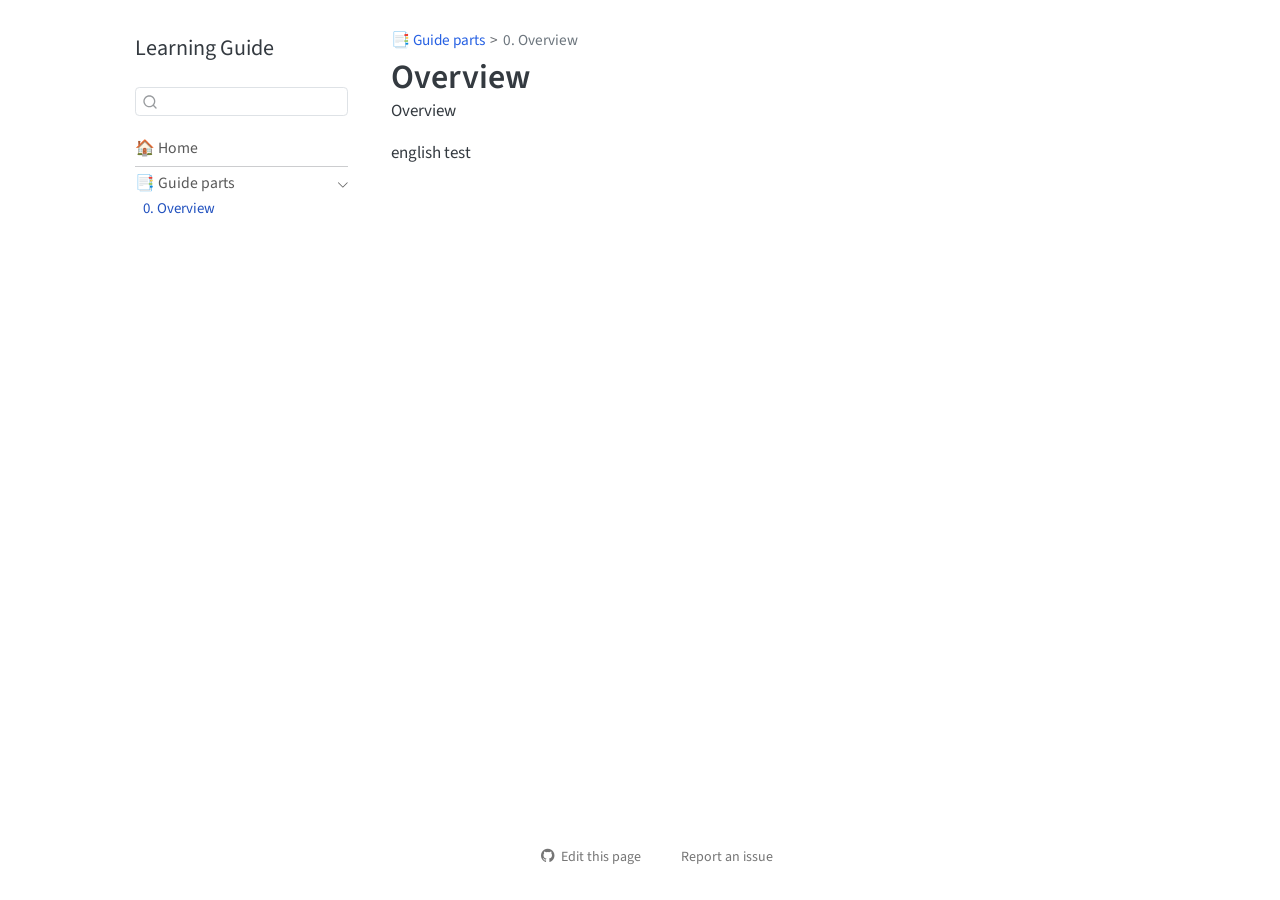
<file: en/00-overview/index.html>
<!DOCTYPE html>
<html xmlns="http://www.w3.org/1999/xhtml" lang="en" xml:lang="en"><head>

<meta charset="utf-8">
<meta name="generator" content="quarto-1.8.26">

<meta name="viewport" content="width=device-width, initial-scale=1.0, user-scalable=yes">

<meta name="description" content="Overview">

<title>Overview – Self-learning Guide</title>
<style>
code{white-space: pre-wrap;}
span.smallcaps{font-variant: small-caps;}
div.columns{display: flex; gap: min(4vw, 1.5em);}
div.column{flex: auto; overflow-x: auto;}
div.hanging-indent{margin-left: 1.5em; text-indent: -1.5em;}
ul.task-list{list-style: none;}
ul.task-list li input[type="checkbox"] {
  width: 0.8em;
  margin: 0 0.8em 0.2em -1em; /* quarto-specific, see https://github.com/quarto-dev/quarto-cli/issues/4556 */ 
  vertical-align: middle;
}
</style>


<script src="../../site_libs/quarto-nav/quarto-nav.js"></script>
<script src="../../site_libs/quarto-nav/headroom.min.js"></script>
<script src="../../site_libs/clipboard/clipboard.min.js"></script>
<script src="../../site_libs/quarto-search/autocomplete.umd.js"></script>
<script src="../../site_libs/quarto-search/fuse.min.js"></script>
<script src="../../site_libs/quarto-search/quarto-search.js"></script>
<meta name="quarto:offset" content="../../">
<script src="../../site_libs/quarto-html/quarto.js" type="module"></script>
<script src="../../site_libs/quarto-html/tabsets/tabsets.js" type="module"></script>
<script src="../../site_libs/quarto-html/axe/axe-check.js" type="module"></script>
<script src="../../site_libs/quarto-html/popper.min.js"></script>
<script src="../../site_libs/quarto-html/tippy.umd.min.js"></script>
<script src="../../site_libs/quarto-html/anchor.min.js"></script>
<link href="../../site_libs/quarto-html/tippy.css" rel="stylesheet">
<link href="../../site_libs/quarto-html/quarto-syntax-highlighting-587c61ba64f3a5504c4d52d930310e48.css" rel="stylesheet" id="quarto-text-highlighting-styles">
<script src="../../site_libs/bootstrap/bootstrap.min.js"></script>
<link href="../../site_libs/bootstrap/bootstrap-icons.css" rel="stylesheet">
<link href="../../site_libs/bootstrap/bootstrap-e31584831b205ffbb2d98406f31c2a5b.min.css" rel="stylesheet" append-hash="true" id="quarto-bootstrap" data-mode="light">
<script id="quarto-search-options" type="application/json">{
  "location": "sidebar",
  "copy-button": false,
  "collapse-after": 3,
  "panel-placement": "start",
  "type": "textbox",
  "limit": 50,
  "keyboard-shortcut": [
    "f",
    "/",
    "s"
  ],
  "show-item-context": false,
  "language": {
    "search-no-results-text": "No results",
    "search-matching-documents-text": "matching documents",
    "search-copy-link-title": "Copy link to search",
    "search-hide-matches-text": "Hide additional matches",
    "search-more-match-text": "more match in this document",
    "search-more-matches-text": "more matches in this document",
    "search-clear-button-title": "Clear",
    "search-text-placeholder": "",
    "search-detached-cancel-button-title": "Cancel",
    "search-submit-button-title": "Submit",
    "search-label": "Search"
  }
}</script>
<script async="" src="https://hypothes.is/embed.js"></script>
<script>
  window.document.addEventListener("DOMContentLoaded", function (_event) {
    document.body.classList.add('hypothesis-enabled');
  });
</script>
<script>

window.hypothesisConfig = function () {

  // Détecter la langue de la page automatiquement

  var pageLang = 'fr'; //document.documentElement.lang || 'fr';

  var hypothesisLang = 'fr'; //pageLang.split('-')[0];

  

  return {

    // Langue automatique selon la page

    lang: 'fr', //hypothesisLang,

    

    // Interface

    openSidebar: false,              // Ne pas ouvrir automatiquement

    showHighlights: 'whenSidebarOpen',        // Toujours afficher les annotations

    

    // Design moderne

    branding: {

      appBackgroundColor: '#ffffff',

      ctaBackgroundColor: '#2563eb', // Bleu moderne

      ctaTextColor: '#ffffff',

      selectionFontFamily: 'system-ui, -apple-system, "Segoe UI", sans-serif'

    },

    

    // Thème (clair par défaut)

    theme: 'classic',

    

    // Services Hypothesis

    services: [{

      apiUrl: 'https://hypothes.is/api/',

      authority: 'hypothes.is'

    }]

  };

};



// Vérifier que la config est appelée

console.log('hypothesisConfig défini:', typeof window.hypothesisConfig);

</script>



<style>

/* Personnalisation du bouton et de l'interface */

.hypothesis-adder {

  border-radius: 8px !important;

  box-shadow: 0 2px 8px rgba(0, 0, 0, 0.1) !important;

}



.hypothesis-sidebar {

  transition: transform 0.3s ease-in-out !important;

}



/* Animation des highlights */

.hypothesis-highlight {

  transition: background-color 0.2s ease !important;

}

</style>


</head>

<body class="nav-sidebar floating fullcontent quarto-light">

<div id="quarto-search-results"></div>
  <header id="quarto-header" class="headroom fixed-top">
  <nav class="quarto-secondary-nav">
    <div class="container-fluid d-flex">
      <button type="button" class="quarto-btn-toggle btn" data-bs-toggle="collapse" role="button" data-bs-target=".quarto-sidebar-collapse-item" aria-controls="quarto-sidebar" aria-expanded="false" aria-label="Toggle sidebar navigation" onclick="if (window.quartoToggleHeadroom) { window.quartoToggleHeadroom(); }">
        <i class="bi bi-layout-text-sidebar-reverse"></i>
      </button>
        <nav class="quarto-page-breadcrumbs" aria-label="breadcrumb"><ol class="breadcrumb"><li class="breadcrumb-item"><a href="../../en/00-overview/index.html">📑 Guide parts</a></li><li class="breadcrumb-item"><a href="../../en/00-overview/index.html">0. Overview</a></li></ol></nav>
        <a class="flex-grow-1" role="navigation" data-bs-toggle="collapse" data-bs-target=".quarto-sidebar-collapse-item" aria-controls="quarto-sidebar" aria-expanded="false" aria-label="Toggle sidebar navigation" onclick="if (window.quartoToggleHeadroom) { window.quartoToggleHeadroom(); }">      
        </a>
      <button type="button" class="btn quarto-search-button" aria-label="Search" onclick="window.quartoOpenSearch();">
        <i class="bi bi-search"></i>
      </button>
    </div>
  </nav>
</header>
<!-- content -->
<div id="quarto-content" class="quarto-container page-columns page-rows-contents page-layout-article">
<!-- sidebar -->
  <nav id="quarto-sidebar" class="sidebar collapse collapse-horizontal quarto-sidebar-collapse-item sidebar-navigation floating overflow-auto">
    <div class="pt-lg-2 mt-2 text-left sidebar-header">
    <div class="sidebar-title mb-0 py-0">
      <a href="../../">Learning Guide</a> 
    </div>
      </div>
        <div class="mt-2 flex-shrink-0 align-items-center">
        <div class="sidebar-search">
        <div id="quarto-search" class="" title="Search"></div>
        </div>
        </div>
    <div class="sidebar-menu-container"> 
    <ul class="list-unstyled mt-1">
        <li class="sidebar-item">
  <div class="sidebar-item-container"> 
  <a href="../../en/index.html" class="sidebar-item-text sidebar-link">
 <span class="menu-text">🏠 Home</span></a>
  </div>
</li>
        <li class="px-0"><hr class="sidebar-divider hi "></li>
        <li class="sidebar-item sidebar-item-section">
      <div class="sidebar-item-container"> 
            <a class="sidebar-item-text sidebar-link text-start" data-bs-toggle="collapse" data-bs-target="#quarto-sidebar-section-1" role="navigation" aria-expanded="true">
 <span class="menu-text">📑 Guide parts</span></a>
          <a class="sidebar-item-toggle text-start" data-bs-toggle="collapse" data-bs-target="#quarto-sidebar-section-1" role="navigation" aria-expanded="true" aria-label="Toggle section">
            <i class="bi bi-chevron-right ms-2"></i>
          </a> 
      </div>
      <ul id="quarto-sidebar-section-1" class="collapse list-unstyled sidebar-section depth1 show">  
          <li class="sidebar-item">
  <div class="sidebar-item-container"> 
  <a href="../../en/00-overview/index.html" class="sidebar-item-text sidebar-link active">
 <span class="menu-text">0. Overview</span></a>
  </div>
</li>
      </ul>
  </li>
    </ul>
    </div>
</nav>
<div id="quarto-sidebar-glass" class="quarto-sidebar-collapse-item" data-bs-toggle="collapse" data-bs-target=".quarto-sidebar-collapse-item"></div>
<!-- margin-sidebar -->
    
<!-- main -->
<main class="content" id="quarto-document-content">

<header id="title-block-header" class="quarto-title-block default"><nav class="quarto-page-breadcrumbs quarto-title-breadcrumbs d-none d-lg-block" aria-label="breadcrumb"><ol class="breadcrumb"><li class="breadcrumb-item"><a href="../../en/00-overview/index.html">📑 Guide parts</a></li><li class="breadcrumb-item"><a href="../../en/00-overview/index.html">0. Overview</a></li></ol></nav>
<div class="quarto-title">
<h1 class="title">Overview</h1>
</div>

<div>
  <div class="description">
    Overview
  </div>
</div>


<div class="quarto-title-meta">

    
  
    
  </div>
  


</header>


<p>english test</p>



</main> <!-- /main -->
<script id="quarto-html-after-body" type="application/javascript">
  window.document.addEventListener("DOMContentLoaded", function (event) {
    const icon = "";
    const anchorJS = new window.AnchorJS();
    anchorJS.options = {
      placement: 'right',
      icon: icon
    };
    anchorJS.add('.anchored');
    const isCodeAnnotation = (el) => {
      for (const clz of el.classList) {
        if (clz.startsWith('code-annotation-')) {                     
          return true;
        }
      }
      return false;
    }
    const onCopySuccess = function(e) {
      // button target
      const button = e.trigger;
      // don't keep focus
      button.blur();
      // flash "checked"
      button.classList.add('code-copy-button-checked');
      var currentTitle = button.getAttribute("title");
      button.setAttribute("title", "Copied!");
      let tooltip;
      if (window.bootstrap) {
        button.setAttribute("data-bs-toggle", "tooltip");
        button.setAttribute("data-bs-placement", "left");
        button.setAttribute("data-bs-title", "Copied!");
        tooltip = new bootstrap.Tooltip(button, 
          { trigger: "manual", 
            customClass: "code-copy-button-tooltip",
            offset: [0, -8]});
        tooltip.show();    
      }
      setTimeout(function() {
        if (tooltip) {
          tooltip.hide();
          button.removeAttribute("data-bs-title");
          button.removeAttribute("data-bs-toggle");
          button.removeAttribute("data-bs-placement");
        }
        button.setAttribute("title", currentTitle);
        button.classList.remove('code-copy-button-checked');
      }, 1000);
      // clear code selection
      e.clearSelection();
    }
    const getTextToCopy = function(trigger) {
      const outerScaffold = trigger.parentElement.cloneNode(true);
      const codeEl = outerScaffold.querySelector('code');
      for (const childEl of codeEl.children) {
        if (isCodeAnnotation(childEl)) {
          childEl.remove();
        }
      }
      return codeEl.innerText;
    }
    const clipboard = new window.ClipboardJS('.code-copy-button:not([data-in-quarto-modal])', {
      text: getTextToCopy
    });
    clipboard.on('success', onCopySuccess);
    if (window.document.getElementById('quarto-embedded-source-code-modal')) {
      const clipboardModal = new window.ClipboardJS('.code-copy-button[data-in-quarto-modal]', {
        text: getTextToCopy,
        container: window.document.getElementById('quarto-embedded-source-code-modal')
      });
      clipboardModal.on('success', onCopySuccess);
    }
      var localhostRegex = new RegExp(/^(?:http|https):\/\/localhost\:?[0-9]*\//);
      var mailtoRegex = new RegExp(/^mailto:/);
        var filterRegex = new RegExp("https:\/\/loiclg\.github\.io\/guide-for-self-learning\/");
      var isInternal = (href) => {
          return filterRegex.test(href) || localhostRegex.test(href) || mailtoRegex.test(href);
      }
      // Inspect non-navigation links and adorn them if external
     var links = window.document.querySelectorAll('a[href]:not(.nav-link):not(.navbar-brand):not(.toc-action):not(.sidebar-link):not(.sidebar-item-toggle):not(.pagination-link):not(.no-external):not([aria-hidden]):not(.dropdown-item):not(.quarto-navigation-tool):not(.about-link)');
      for (var i=0; i<links.length; i++) {
        const link = links[i];
        if (!isInternal(link.href)) {
          // undo the damage that might have been done by quarto-nav.js in the case of
          // links that we want to consider external
          if (link.dataset.originalHref !== undefined) {
            link.href = link.dataset.originalHref;
          }
            // target, if specified
            link.setAttribute("target", "_blank");
            if (link.getAttribute("rel") === null) {
              link.setAttribute("rel", "noopener");
            }
        }
      }
    function tippyHover(el, contentFn, onTriggerFn, onUntriggerFn) {
      const config = {
        allowHTML: true,
        maxWidth: 500,
        delay: 100,
        arrow: false,
        appendTo: function(el) {
            return el.parentElement;
        },
        interactive: true,
        interactiveBorder: 10,
        theme: 'quarto',
        placement: 'bottom-start',
      };
      if (contentFn) {
        config.content = contentFn;
      }
      if (onTriggerFn) {
        config.onTrigger = onTriggerFn;
      }
      if (onUntriggerFn) {
        config.onUntrigger = onUntriggerFn;
      }
      window.tippy(el, config); 
    }
    const noterefs = window.document.querySelectorAll('a[role="doc-noteref"]');
    for (var i=0; i<noterefs.length; i++) {
      const ref = noterefs[i];
      tippyHover(ref, function() {
        // use id or data attribute instead here
        let href = ref.getAttribute('data-footnote-href') || ref.getAttribute('href');
        try { href = new URL(href).hash; } catch {}
        const id = href.replace(/^#\/?/, "");
        const note = window.document.getElementById(id);
        if (note) {
          return note.innerHTML;
        } else {
          return "";
        }
      });
    }
    const xrefs = window.document.querySelectorAll('a.quarto-xref');
    const processXRef = (id, note) => {
      // Strip column container classes
      const stripColumnClz = (el) => {
        el.classList.remove("page-full", "page-columns");
        if (el.children) {
          for (const child of el.children) {
            stripColumnClz(child);
          }
        }
      }
      stripColumnClz(note)
      if (id === null || id.startsWith('sec-')) {
        // Special case sections, only their first couple elements
        const container = document.createElement("div");
        if (note.children && note.children.length > 2) {
          container.appendChild(note.children[0].cloneNode(true));
          for (let i = 1; i < note.children.length; i++) {
            const child = note.children[i];
            if (child.tagName === "P" && child.innerText === "") {
              continue;
            } else {
              container.appendChild(child.cloneNode(true));
              break;
            }
          }
          if (window.Quarto?.typesetMath) {
            window.Quarto.typesetMath(container);
          }
          return container.innerHTML
        } else {
          if (window.Quarto?.typesetMath) {
            window.Quarto.typesetMath(note);
          }
          return note.innerHTML;
        }
      } else {
        // Remove any anchor links if they are present
        const anchorLink = note.querySelector('a.anchorjs-link');
        if (anchorLink) {
          anchorLink.remove();
        }
        if (window.Quarto?.typesetMath) {
          window.Quarto.typesetMath(note);
        }
        if (note.classList.contains("callout")) {
          return note.outerHTML;
        } else {
          return note.innerHTML;
        }
      }
    }
    for (var i=0; i<xrefs.length; i++) {
      const xref = xrefs[i];
      tippyHover(xref, undefined, function(instance) {
        instance.disable();
        let url = xref.getAttribute('href');
        let hash = undefined; 
        if (url.startsWith('#')) {
          hash = url;
        } else {
          try { hash = new URL(url).hash; } catch {}
        }
        if (hash) {
          const id = hash.replace(/^#\/?/, "");
          const note = window.document.getElementById(id);
          if (note !== null) {
            try {
              const html = processXRef(id, note.cloneNode(true));
              instance.setContent(html);
            } finally {
              instance.enable();
              instance.show();
            }
          } else {
            // See if we can fetch this
            fetch(url.split('#')[0])
            .then(res => res.text())
            .then(html => {
              const parser = new DOMParser();
              const htmlDoc = parser.parseFromString(html, "text/html");
              const note = htmlDoc.getElementById(id);
              if (note !== null) {
                const html = processXRef(id, note);
                instance.setContent(html);
              } 
            }).finally(() => {
              instance.enable();
              instance.show();
            });
          }
        } else {
          // See if we can fetch a full url (with no hash to target)
          // This is a special case and we should probably do some content thinning / targeting
          fetch(url)
          .then(res => res.text())
          .then(html => {
            const parser = new DOMParser();
            const htmlDoc = parser.parseFromString(html, "text/html");
            const note = htmlDoc.querySelector('main.content');
            if (note !== null) {
              // This should only happen for chapter cross references
              // (since there is no id in the URL)
              // remove the first header
              if (note.children.length > 0 && note.children[0].tagName === "HEADER") {
                note.children[0].remove();
              }
              const html = processXRef(null, note);
              instance.setContent(html);
            } 
          }).finally(() => {
            instance.enable();
            instance.show();
          });
        }
      }, function(instance) {
      });
    }
        let selectedAnnoteEl;
        const selectorForAnnotation = ( cell, annotation) => {
          let cellAttr = 'data-code-cell="' + cell + '"';
          let lineAttr = 'data-code-annotation="' +  annotation + '"';
          const selector = 'span[' + cellAttr + '][' + lineAttr + ']';
          return selector;
        }
        const selectCodeLines = (annoteEl) => {
          const doc = window.document;
          const targetCell = annoteEl.getAttribute("data-target-cell");
          const targetAnnotation = annoteEl.getAttribute("data-target-annotation");
          const annoteSpan = window.document.querySelector(selectorForAnnotation(targetCell, targetAnnotation));
          const lines = annoteSpan.getAttribute("data-code-lines").split(",");
          const lineIds = lines.map((line) => {
            return targetCell + "-" + line;
          })
          let top = null;
          let height = null;
          let parent = null;
          if (lineIds.length > 0) {
              //compute the position of the single el (top and bottom and make a div)
              const el = window.document.getElementById(lineIds[0]);
              top = el.offsetTop;
              height = el.offsetHeight;
              parent = el.parentElement.parentElement;
            if (lineIds.length > 1) {
              const lastEl = window.document.getElementById(lineIds[lineIds.length - 1]);
              const bottom = lastEl.offsetTop + lastEl.offsetHeight;
              height = bottom - top;
            }
            if (top !== null && height !== null && parent !== null) {
              // cook up a div (if necessary) and position it 
              let div = window.document.getElementById("code-annotation-line-highlight");
              if (div === null) {
                div = window.document.createElement("div");
                div.setAttribute("id", "code-annotation-line-highlight");
                div.style.position = 'absolute';
                parent.appendChild(div);
              }
              div.style.top = top - 2 + "px";
              div.style.height = height + 4 + "px";
              div.style.left = 0;
              let gutterDiv = window.document.getElementById("code-annotation-line-highlight-gutter");
              if (gutterDiv === null) {
                gutterDiv = window.document.createElement("div");
                gutterDiv.setAttribute("id", "code-annotation-line-highlight-gutter");
                gutterDiv.style.position = 'absolute';
                const codeCell = window.document.getElementById(targetCell);
                const gutter = codeCell.querySelector('.code-annotation-gutter');
                gutter.appendChild(gutterDiv);
              }
              gutterDiv.style.top = top - 2 + "px";
              gutterDiv.style.height = height + 4 + "px";
            }
            selectedAnnoteEl = annoteEl;
          }
        };
        const unselectCodeLines = () => {
          const elementsIds = ["code-annotation-line-highlight", "code-annotation-line-highlight-gutter"];
          elementsIds.forEach((elId) => {
            const div = window.document.getElementById(elId);
            if (div) {
              div.remove();
            }
          });
          selectedAnnoteEl = undefined;
        };
          // Handle positioning of the toggle
      window.addEventListener(
        "resize",
        throttle(() => {
          elRect = undefined;
          if (selectedAnnoteEl) {
            selectCodeLines(selectedAnnoteEl);
          }
        }, 10)
      );
      function throttle(fn, ms) {
      let throttle = false;
      let timer;
        return (...args) => {
          if(!throttle) { // first call gets through
              fn.apply(this, args);
              throttle = true;
          } else { // all the others get throttled
              if(timer) clearTimeout(timer); // cancel #2
              timer = setTimeout(() => {
                fn.apply(this, args);
                timer = throttle = false;
              }, ms);
          }
        };
      }
        // Attach click handler to the DT
        const annoteDls = window.document.querySelectorAll('dt[data-target-cell]');
        for (const annoteDlNode of annoteDls) {
          annoteDlNode.addEventListener('click', (event) => {
            const clickedEl = event.target;
            if (clickedEl !== selectedAnnoteEl) {
              unselectCodeLines();
              const activeEl = window.document.querySelector('dt[data-target-cell].code-annotation-active');
              if (activeEl) {
                activeEl.classList.remove('code-annotation-active');
              }
              selectCodeLines(clickedEl);
              clickedEl.classList.add('code-annotation-active');
            } else {
              // Unselect the line
              unselectCodeLines();
              clickedEl.classList.remove('code-annotation-active');
            }
          });
        }
    const findCites = (el) => {
      const parentEl = el.parentElement;
      if (parentEl) {
        const cites = parentEl.dataset.cites;
        if (cites) {
          return {
            el,
            cites: cites.split(' ')
          };
        } else {
          return findCites(el.parentElement)
        }
      } else {
        return undefined;
      }
    };
    var bibliorefs = window.document.querySelectorAll('a[role="doc-biblioref"]');
    for (var i=0; i<bibliorefs.length; i++) {
      const ref = bibliorefs[i];
      const citeInfo = findCites(ref);
      if (citeInfo) {
        tippyHover(citeInfo.el, function() {
          var popup = window.document.createElement('div');
          citeInfo.cites.forEach(function(cite) {
            var citeDiv = window.document.createElement('div');
            citeDiv.classList.add('hanging-indent');
            citeDiv.classList.add('csl-entry');
            var biblioDiv = window.document.getElementById('ref-' + cite);
            if (biblioDiv) {
              citeDiv.innerHTML = biblioDiv.innerHTML;
            }
            popup.appendChild(citeDiv);
          });
          return popup.innerHTML;
        });
      }
    }
  });
  </script>
</div> <!-- /content -->




<footer class="footer"><div class="nav-footer"><div class="nav-footer-center"><div class="toc-actions"><ul><li><a href="https://github.com/loiclg/guide-for-self-learning/edit/main/en/00-overview/index.qmd" class="toc-action"><i class="bi bi-github"></i>Edit this page</a></li><li><a href="https://github.com/loiclg/guide-for-self-learning/issues/new" class="toc-action"><i class="bi empty"></i>Report an issue</a></li></ul></div></div></div></footer></body></html>
</file>
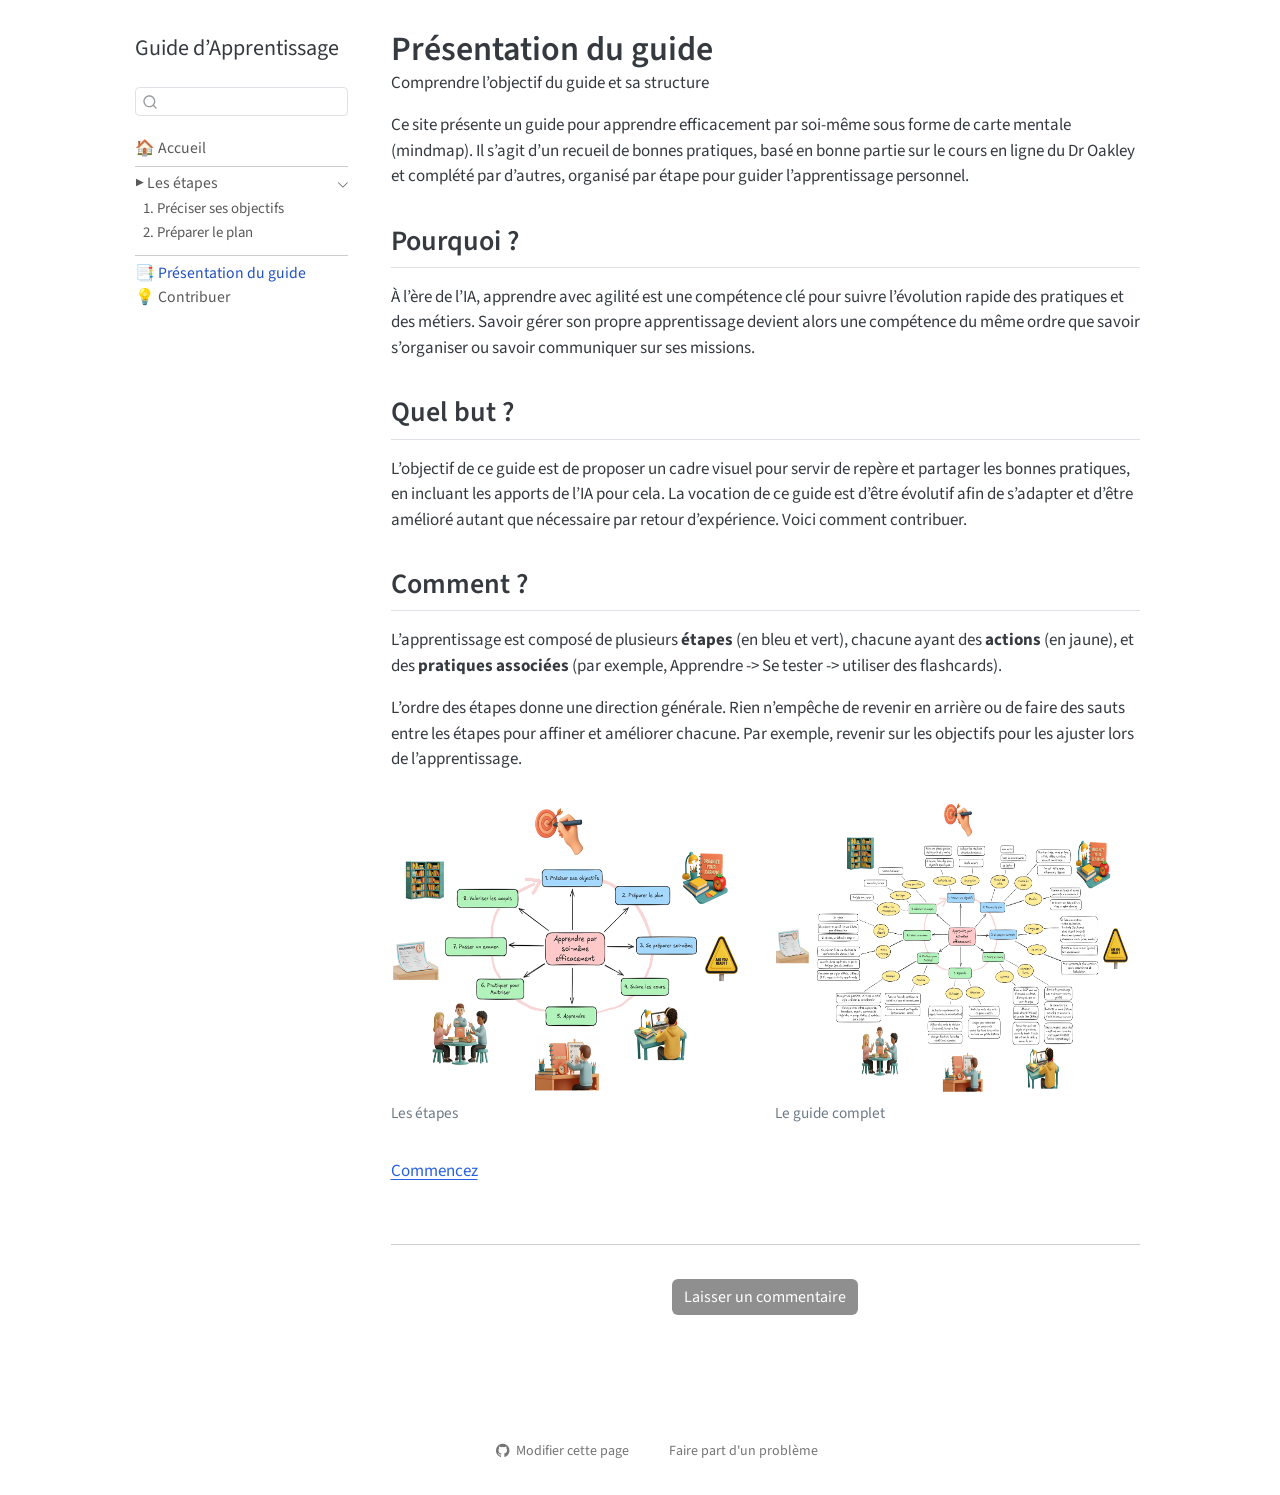
<file: fr/00-presentation/index.html>
<!DOCTYPE html>
<html xmlns="http://www.w3.org/1999/xhtml" lang="fr" xml:lang="fr"><head>

<meta charset="utf-8">
<meta name="generator" content="quarto-1.8.26">

<meta name="viewport" content="width=device-width, initial-scale=1.0, user-scalable=yes">

<meta name="description" content="Comprendre l’objectif du guide et sa structure">

<title>Présentation du guide – Self-learning Guide</title>
<style>
code{white-space: pre-wrap;}
span.smallcaps{font-variant: small-caps;}
div.columns{display: flex; gap: min(4vw, 1.5em);}
div.column{flex: auto; overflow-x: auto;}
div.hanging-indent{margin-left: 1.5em; text-indent: -1.5em;}
ul.task-list{list-style: none;}
ul.task-list li input[type="checkbox"] {
  width: 0.8em;
  margin: 0 0.8em 0.2em -1em; /* quarto-specific, see https://github.com/quarto-dev/quarto-cli/issues/4556 */ 
  vertical-align: middle;
}
</style>


<script src="../../site_libs/quarto-nav/quarto-nav.js"></script>
<script src="../../site_libs/quarto-nav/headroom.min.js"></script>
<script src="../../site_libs/clipboard/clipboard.min.js"></script>
<script src="../../site_libs/quarto-search/autocomplete.umd.js"></script>
<script src="../../site_libs/quarto-search/fuse.min.js"></script>
<script src="../../site_libs/quarto-search/quarto-search.js"></script>
<meta name="quarto:offset" content="../../">
<script src="../../site_libs/quarto-html/quarto.js" type="module"></script>
<script src="../../site_libs/quarto-html/tabsets/tabsets.js" type="module"></script>
<script src="../../site_libs/quarto-html/axe/axe-check.js" type="module"></script>
<script src="../../site_libs/quarto-html/popper.min.js"></script>
<script src="../../site_libs/quarto-html/tippy.umd.min.js"></script>
<script src="../../site_libs/quarto-html/anchor.min.js"></script>
<link href="../../site_libs/quarto-html/tippy.css" rel="stylesheet">
<link href="../../site_libs/quarto-html/quarto-syntax-highlighting-587c61ba64f3a5504c4d52d930310e48.css" rel="stylesheet" id="quarto-text-highlighting-styles">
<script src="../../site_libs/bootstrap/bootstrap.min.js"></script>
<link href="../../site_libs/bootstrap/bootstrap-icons.css" rel="stylesheet">
<link href="../../site_libs/bootstrap/bootstrap-e31584831b205ffbb2d98406f31c2a5b.min.css" rel="stylesheet" append-hash="true" id="quarto-bootstrap" data-mode="light">
<script id="quarto-search-options" type="application/json">{
  "location": "sidebar",
  "copy-button": false,
  "collapse-after": 3,
  "panel-placement": "start",
  "type": "textbox",
  "limit": 50,
  "keyboard-shortcut": [
    "f",
    "/",
    "s"
  ],
  "show-item-context": false,
  "language": {
    "search-no-results-text": "Pas de résultats",
    "search-matching-documents-text": "documents trouvés",
    "search-copy-link-title": "Copier le lien vers la recherche",
    "search-hide-matches-text": "Cacher les correspondances additionnelles",
    "search-more-match-text": "correspondance de plus dans ce document",
    "search-more-matches-text": "correspondances de plus dans ce document",
    "search-clear-button-title": "Effacer",
    "search-text-placeholder": "",
    "search-detached-cancel-button-title": "Annuler",
    "search-submit-button-title": "Envoyer",
    "search-label": "Recherche"
  }
}</script>
<script async="" src="https://hypothes.is/embed.js"></script>
<script>
  window.document.addEventListener("DOMContentLoaded", function (_event) {
    document.body.classList.add('hypothesis-enabled');
  });
</script>
<script>

window.hypothesisConfig = function () {

  // Détecter la langue de la page automatiquement

  var pageLang = 'fr'; //document.documentElement.lang || 'fr';

  var hypothesisLang = 'fr'; //pageLang.split('-')[0];

  

  return {

    // Langue automatique selon la page

    lang: 'fr', //hypothesisLang,

    

    // Interface

    openSidebar: false,              // Ne pas ouvrir automatiquement

    showHighlights: 'whenSidebarOpen',        // Toujours afficher les annotations

    

    // Design moderne

    branding: {

      appBackgroundColor: '#ffffff',

      ctaBackgroundColor: '#2563eb', // Bleu moderne

      ctaTextColor: '#ffffff',

      selectionFontFamily: 'system-ui, -apple-system, "Segoe UI", sans-serif'

    },

    

    // Thème (clair par défaut)

    theme: 'classic',

    

    // Services Hypothesis

    services: [{

      apiUrl: 'https://hypothes.is/api/',

      authority: 'hypothes.is'

    }]

  };

};



// Vérifier que la config est appelée

console.log('hypothesisConfig défini:', typeof window.hypothesisConfig);

</script>



<style>

/* Personnalisation du bouton et de l'interface */

.hypothesis-adder {

  border-radius: 8px !important;

  box-shadow: 0 2px 8px rgba(0, 0, 0, 0.1) !important;

}



.hypothesis-sidebar {

  transition: transform 0.3s ease-in-out !important;

}



/* Animation des highlights */

.hypothesis-highlight {

  transition: background-color 0.2s ease !important;

}

</style>


</head>

<body class="nav-sidebar floating fullcontent quarto-light">

<div id="quarto-search-results"></div>
  <header id="quarto-header" class="headroom fixed-top">
  <nav class="quarto-secondary-nav">
    <div class="container-fluid d-flex">
      <button type="button" class="quarto-btn-toggle btn" data-bs-toggle="collapse" role="button" data-bs-target=".quarto-sidebar-collapse-item" aria-controls="quarto-sidebar" aria-expanded="false" aria-label="Basculer la barre latérale" onclick="if (window.quartoToggleHeadroom) { window.quartoToggleHeadroom(); }">
        <i class="bi bi-layout-text-sidebar-reverse"></i>
      </button>
        <nav class="quarto-page-breadcrumbs" aria-label="breadcrumb"><ol class="breadcrumb"><li class="breadcrumb-item"><a href="../../fr/00-presentation/index.html">📑 Présentation du guide</a></li></ol></nav>
        <a class="flex-grow-1" role="navigation" data-bs-toggle="collapse" data-bs-target=".quarto-sidebar-collapse-item" aria-controls="quarto-sidebar" aria-expanded="false" aria-label="Basculer la barre latérale" onclick="if (window.quartoToggleHeadroom) { window.quartoToggleHeadroom(); }">      
        </a>
      <button type="button" class="btn quarto-search-button" aria-label="Recherche" onclick="window.quartoOpenSearch();">
        <i class="bi bi-search"></i>
      </button>
    </div>
  </nav>
</header>
<!-- content -->
<div id="quarto-content" class="quarto-container page-columns page-rows-contents page-layout-article">
<!-- sidebar -->
  <nav id="quarto-sidebar" class="sidebar collapse collapse-horizontal quarto-sidebar-collapse-item sidebar-navigation floating overflow-auto">
    <div class="pt-lg-2 mt-2 text-left sidebar-header">
    <div class="sidebar-title mb-0 py-0">
      <a href="../../">Guide d’Apprentissage</a> 
    </div>
      </div>
        <div class="mt-2 flex-shrink-0 align-items-center">
        <div class="sidebar-search">
        <div id="quarto-search" class="" title="Recherche"></div>
        </div>
        </div>
    <div class="sidebar-menu-container"> 
    <ul class="list-unstyled mt-1">
        <li class="sidebar-item">
  <div class="sidebar-item-container"> 
  <a href="../../fr/index.html" class="sidebar-item-text sidebar-link">
 <span class="menu-text">🏠 Accueil</span></a>
  </div>
</li>
        <li class="px-0"><hr class="sidebar-divider hi "></li>
        <li class="sidebar-item sidebar-item-section">
      <div class="sidebar-item-container"> 
            <a class="sidebar-item-text sidebar-link text-start" data-bs-toggle="collapse" data-bs-target="#quarto-sidebar-section-1" role="navigation" aria-expanded="true">
 <span class="menu-text">▶️ Les étapes</span></a>
          <a class="sidebar-item-toggle text-start" data-bs-toggle="collapse" data-bs-target="#quarto-sidebar-section-1" role="navigation" aria-expanded="true" aria-label="Basculer la section">
            <i class="bi bi-chevron-right ms-2"></i>
          </a> 
      </div>
      <ul id="quarto-sidebar-section-1" class="collapse list-unstyled sidebar-section depth1 show">  
          <li class="sidebar-item">
  <div class="sidebar-item-container"> 
  <a href="../../fr/01-preciser-ses-objectifs/index.html" class="sidebar-item-text sidebar-link">
 <span class="menu-text">1. Préciser ses objectifs</span></a>
  </div>
</li>
          <li class="sidebar-item">
  <div class="sidebar-item-container"> 
  <a href="../../fr/02-preparer-le-plan/index.html" class="sidebar-item-text sidebar-link">
 <span class="menu-text">2. Préparer le plan</span></a>
  </div>
</li>
      </ul>
  </li>
        <li class="px-0"><hr class="sidebar-divider hi "></li>
        <li class="sidebar-item">
  <div class="sidebar-item-container"> 
  <a href="../../fr/00-presentation/index.html" class="sidebar-item-text sidebar-link active">
 <span class="menu-text">📑 Présentation du guide</span></a>
  </div>
</li>
        <li class="sidebar-item">
  <div class="sidebar-item-container"> 
  <a href="../../fr/00-presentation/contribs.html" class="sidebar-item-text sidebar-link">
 <span class="menu-text">💡 Contribuer</span></a>
  </div>
</li>
    </ul>
    </div>
</nav>
<div id="quarto-sidebar-glass" class="quarto-sidebar-collapse-item" data-bs-toggle="collapse" data-bs-target=".quarto-sidebar-collapse-item"></div>
<!-- margin-sidebar -->
    
<!-- main -->
<main class="content" id="quarto-document-content">

<header id="title-block-header" class="quarto-title-block default">
<div class="quarto-title">
<h1 class="title">Présentation du guide</h1>
</div>

<div>
  <div class="description">
    Comprendre l’objectif du guide et sa structure
  </div>
</div>


<div class="quarto-title-meta">

    
  
    
  </div>
  


</header>


<p>Ce site présente un guide pour apprendre efficacement par soi-même sous forme de carte mentale (mindmap). Il s’agit d’un recueil de bonnes pratiques, basé en bonne partie sur le cours en ligne du Dr Oakley et complété par d’autres, organisé par étape pour guider l’apprentissage personnel.</p>
<section id="pourquoi" class="level2">
<h2 class="anchored" data-anchor-id="pourquoi">Pourquoi ?</h2>
<p>À l’ère de l’IA, apprendre avec agilité est une compétence clé pour suivre l’évolution rapide des pratiques et des métiers. Savoir gérer son propre apprentissage devient alors une compétence du même ordre que savoir s’organiser ou savoir communiquer sur ses missions.</p>
</section>
<section id="quel-but" class="level2">
<h2 class="anchored" data-anchor-id="quel-but">Quel but ?</h2>
<p>L’objectif de ce guide est de proposer un cadre visuel pour servir de repère et partager les bonnes pratiques, en incluant les apports de l’IA pour cela. La vocation de ce guide est d’être évolutif afin de s’adapter et d’être amélioré autant que nécessaire par retour d’expérience. Voici comment contribuer.</p>
</section>
<section id="comment" class="level2">
<h2 class="anchored" data-anchor-id="comment">Comment ?</h2>
<p>L’apprentissage est composé de plusieurs <strong>étapes</strong> (en bleu et vert), chacune ayant des <strong>actions</strong> (en jaune), et des <strong>pratiques associées</strong> (par exemple, Apprendre -&gt; Se tester -&gt; utiliser des flashcards).</p>
<p>L’ordre des étapes donne une direction générale. Rien n’empêche de revenir en arrière ou de faire des sauts entre les étapes pour affiner et améliorer chacune. Par exemple, revenir sur les objectifs pour les ajuster lors de l’apprentissage.</p>
<div class="quarto-layout-panel" data-layout-ncol="2">
<div class="quarto-layout-row">
<div class="quarto-layout-cell" style="flex-basis: 50.0%;justify-content: flex-start;">
<div class="quarto-figure quarto-figure-center">
<figure class="figure">
<p><img src="images/tour-d-horizon-smallsize.png" height="300" class="figure-img"></p>
<figcaption>Les étapes</figcaption>
</figure>
</div>
</div>
<div class="quarto-layout-cell" style="flex-basis: 50.0%;justify-content: flex-start;">
<div class="quarto-figure quarto-figure-center">
<figure class="figure">
<p><img src="../images/Carte mentale auto apprentissage 2025-10.png" height="300" class="figure-img"></p>
<figcaption>Le guide complet</figcaption>
</figure>
</div>
</div>
</div>
</div>
<p><a href="../01-preciser-ses-objectifs/">Commencez</a></p>
<br>
<hr>
<div style="text-align: center; margin: 2em 0;">
<p><button data-tally-open="VLjDpE" data-tally-emoji-text="💬" data-tally-emoji-animation="wave" style="padding: 6px 12px; background: #8f8f8fff; color: white; border: none; border-radius: 6px; cursor: pointer; font-size: 16px;"> Laisser un commentaire </button></p>
</div>
<script>
  var d=document,w="https://tally.so/widgets/embed.js",v=function(){"undefined"!=typeof Tally&&Tally.loadEmbeds()};if("undefined"!=typeof Tally)v();else if(d.querySelector('script[src="'+w+'"]')==null){var s=d.createElement("script");s.src=w,s.onload=v,s.onerror=v,d.body.appendChild(s);}
</script>


</section>

</main> <!-- /main -->
<script id="quarto-html-after-body" type="application/javascript">
  window.document.addEventListener("DOMContentLoaded", function (event) {
    const icon = "";
    const anchorJS = new window.AnchorJS();
    anchorJS.options = {
      placement: 'right',
      icon: icon
    };
    anchorJS.add('.anchored');
    const isCodeAnnotation = (el) => {
      for (const clz of el.classList) {
        if (clz.startsWith('code-annotation-')) {                     
          return true;
        }
      }
      return false;
    }
    const onCopySuccess = function(e) {
      // button target
      const button = e.trigger;
      // don't keep focus
      button.blur();
      // flash "checked"
      button.classList.add('code-copy-button-checked');
      var currentTitle = button.getAttribute("title");
      button.setAttribute("title", "Copié");
      let tooltip;
      if (window.bootstrap) {
        button.setAttribute("data-bs-toggle", "tooltip");
        button.setAttribute("data-bs-placement", "left");
        button.setAttribute("data-bs-title", "Copié");
        tooltip = new bootstrap.Tooltip(button, 
          { trigger: "manual", 
            customClass: "code-copy-button-tooltip",
            offset: [0, -8]});
        tooltip.show();    
      }
      setTimeout(function() {
        if (tooltip) {
          tooltip.hide();
          button.removeAttribute("data-bs-title");
          button.removeAttribute("data-bs-toggle");
          button.removeAttribute("data-bs-placement");
        }
        button.setAttribute("title", currentTitle);
        button.classList.remove('code-copy-button-checked');
      }, 1000);
      // clear code selection
      e.clearSelection();
    }
    const getTextToCopy = function(trigger) {
      const outerScaffold = trigger.parentElement.cloneNode(true);
      const codeEl = outerScaffold.querySelector('code');
      for (const childEl of codeEl.children) {
        if (isCodeAnnotation(childEl)) {
          childEl.remove();
        }
      }
      return codeEl.innerText;
    }
    const clipboard = new window.ClipboardJS('.code-copy-button:not([data-in-quarto-modal])', {
      text: getTextToCopy
    });
    clipboard.on('success', onCopySuccess);
    if (window.document.getElementById('quarto-embedded-source-code-modal')) {
      const clipboardModal = new window.ClipboardJS('.code-copy-button[data-in-quarto-modal]', {
        text: getTextToCopy,
        container: window.document.getElementById('quarto-embedded-source-code-modal')
      });
      clipboardModal.on('success', onCopySuccess);
    }
      var localhostRegex = new RegExp(/^(?:http|https):\/\/localhost\:?[0-9]*\//);
      var mailtoRegex = new RegExp(/^mailto:/);
        var filterRegex = new RegExp("https:\/\/loiclg\.github\.io\/guide-for-self-learning\/");
      var isInternal = (href) => {
          return filterRegex.test(href) || localhostRegex.test(href) || mailtoRegex.test(href);
      }
      // Inspect non-navigation links and adorn them if external
     var links = window.document.querySelectorAll('a[href]:not(.nav-link):not(.navbar-brand):not(.toc-action):not(.sidebar-link):not(.sidebar-item-toggle):not(.pagination-link):not(.no-external):not([aria-hidden]):not(.dropdown-item):not(.quarto-navigation-tool):not(.about-link)');
      for (var i=0; i<links.length; i++) {
        const link = links[i];
        if (!isInternal(link.href)) {
          // undo the damage that might have been done by quarto-nav.js in the case of
          // links that we want to consider external
          if (link.dataset.originalHref !== undefined) {
            link.href = link.dataset.originalHref;
          }
            // target, if specified
            link.setAttribute("target", "_blank");
            if (link.getAttribute("rel") === null) {
              link.setAttribute("rel", "noopener");
            }
        }
      }
    function tippyHover(el, contentFn, onTriggerFn, onUntriggerFn) {
      const config = {
        allowHTML: true,
        maxWidth: 500,
        delay: 100,
        arrow: false,
        appendTo: function(el) {
            return el.parentElement;
        },
        interactive: true,
        interactiveBorder: 10,
        theme: 'quarto',
        placement: 'bottom-start',
      };
      if (contentFn) {
        config.content = contentFn;
      }
      if (onTriggerFn) {
        config.onTrigger = onTriggerFn;
      }
      if (onUntriggerFn) {
        config.onUntrigger = onUntriggerFn;
      }
      window.tippy(el, config); 
    }
    const noterefs = window.document.querySelectorAll('a[role="doc-noteref"]');
    for (var i=0; i<noterefs.length; i++) {
      const ref = noterefs[i];
      tippyHover(ref, function() {
        // use id or data attribute instead here
        let href = ref.getAttribute('data-footnote-href') || ref.getAttribute('href');
        try { href = new URL(href).hash; } catch {}
        const id = href.replace(/^#\/?/, "");
        const note = window.document.getElementById(id);
        if (note) {
          return note.innerHTML;
        } else {
          return "";
        }
      });
    }
    const xrefs = window.document.querySelectorAll('a.quarto-xref');
    const processXRef = (id, note) => {
      // Strip column container classes
      const stripColumnClz = (el) => {
        el.classList.remove("page-full", "page-columns");
        if (el.children) {
          for (const child of el.children) {
            stripColumnClz(child);
          }
        }
      }
      stripColumnClz(note)
      if (id === null || id.startsWith('sec-')) {
        // Special case sections, only their first couple elements
        const container = document.createElement("div");
        if (note.children && note.children.length > 2) {
          container.appendChild(note.children[0].cloneNode(true));
          for (let i = 1; i < note.children.length; i++) {
            const child = note.children[i];
            if (child.tagName === "P" && child.innerText === "") {
              continue;
            } else {
              container.appendChild(child.cloneNode(true));
              break;
            }
          }
          if (window.Quarto?.typesetMath) {
            window.Quarto.typesetMath(container);
          }
          return container.innerHTML
        } else {
          if (window.Quarto?.typesetMath) {
            window.Quarto.typesetMath(note);
          }
          return note.innerHTML;
        }
      } else {
        // Remove any anchor links if they are present
        const anchorLink = note.querySelector('a.anchorjs-link');
        if (anchorLink) {
          anchorLink.remove();
        }
        if (window.Quarto?.typesetMath) {
          window.Quarto.typesetMath(note);
        }
        if (note.classList.contains("callout")) {
          return note.outerHTML;
        } else {
          return note.innerHTML;
        }
      }
    }
    for (var i=0; i<xrefs.length; i++) {
      const xref = xrefs[i];
      tippyHover(xref, undefined, function(instance) {
        instance.disable();
        let url = xref.getAttribute('href');
        let hash = undefined; 
        if (url.startsWith('#')) {
          hash = url;
        } else {
          try { hash = new URL(url).hash; } catch {}
        }
        if (hash) {
          const id = hash.replace(/^#\/?/, "");
          const note = window.document.getElementById(id);
          if (note !== null) {
            try {
              const html = processXRef(id, note.cloneNode(true));
              instance.setContent(html);
            } finally {
              instance.enable();
              instance.show();
            }
          } else {
            // See if we can fetch this
            fetch(url.split('#')[0])
            .then(res => res.text())
            .then(html => {
              const parser = new DOMParser();
              const htmlDoc = parser.parseFromString(html, "text/html");
              const note = htmlDoc.getElementById(id);
              if (note !== null) {
                const html = processXRef(id, note);
                instance.setContent(html);
              } 
            }).finally(() => {
              instance.enable();
              instance.show();
            });
          }
        } else {
          // See if we can fetch a full url (with no hash to target)
          // This is a special case and we should probably do some content thinning / targeting
          fetch(url)
          .then(res => res.text())
          .then(html => {
            const parser = new DOMParser();
            const htmlDoc = parser.parseFromString(html, "text/html");
            const note = htmlDoc.querySelector('main.content');
            if (note !== null) {
              // This should only happen for chapter cross references
              // (since there is no id in the URL)
              // remove the first header
              if (note.children.length > 0 && note.children[0].tagName === "HEADER") {
                note.children[0].remove();
              }
              const html = processXRef(null, note);
              instance.setContent(html);
            } 
          }).finally(() => {
            instance.enable();
            instance.show();
          });
        }
      }, function(instance) {
      });
    }
        let selectedAnnoteEl;
        const selectorForAnnotation = ( cell, annotation) => {
          let cellAttr = 'data-code-cell="' + cell + '"';
          let lineAttr = 'data-code-annotation="' +  annotation + '"';
          const selector = 'span[' + cellAttr + '][' + lineAttr + ']';
          return selector;
        }
        const selectCodeLines = (annoteEl) => {
          const doc = window.document;
          const targetCell = annoteEl.getAttribute("data-target-cell");
          const targetAnnotation = annoteEl.getAttribute("data-target-annotation");
          const annoteSpan = window.document.querySelector(selectorForAnnotation(targetCell, targetAnnotation));
          const lines = annoteSpan.getAttribute("data-code-lines").split(",");
          const lineIds = lines.map((line) => {
            return targetCell + "-" + line;
          })
          let top = null;
          let height = null;
          let parent = null;
          if (lineIds.length > 0) {
              //compute the position of the single el (top and bottom and make a div)
              const el = window.document.getElementById(lineIds[0]);
              top = el.offsetTop;
              height = el.offsetHeight;
              parent = el.parentElement.parentElement;
            if (lineIds.length > 1) {
              const lastEl = window.document.getElementById(lineIds[lineIds.length - 1]);
              const bottom = lastEl.offsetTop + lastEl.offsetHeight;
              height = bottom - top;
            }
            if (top !== null && height !== null && parent !== null) {
              // cook up a div (if necessary) and position it 
              let div = window.document.getElementById("code-annotation-line-highlight");
              if (div === null) {
                div = window.document.createElement("div");
                div.setAttribute("id", "code-annotation-line-highlight");
                div.style.position = 'absolute';
                parent.appendChild(div);
              }
              div.style.top = top - 2 + "px";
              div.style.height = height + 4 + "px";
              div.style.left = 0;
              let gutterDiv = window.document.getElementById("code-annotation-line-highlight-gutter");
              if (gutterDiv === null) {
                gutterDiv = window.document.createElement("div");
                gutterDiv.setAttribute("id", "code-annotation-line-highlight-gutter");
                gutterDiv.style.position = 'absolute';
                const codeCell = window.document.getElementById(targetCell);
                const gutter = codeCell.querySelector('.code-annotation-gutter');
                gutter.appendChild(gutterDiv);
              }
              gutterDiv.style.top = top - 2 + "px";
              gutterDiv.style.height = height + 4 + "px";
            }
            selectedAnnoteEl = annoteEl;
          }
        };
        const unselectCodeLines = () => {
          const elementsIds = ["code-annotation-line-highlight", "code-annotation-line-highlight-gutter"];
          elementsIds.forEach((elId) => {
            const div = window.document.getElementById(elId);
            if (div) {
              div.remove();
            }
          });
          selectedAnnoteEl = undefined;
        };
          // Handle positioning of the toggle
      window.addEventListener(
        "resize",
        throttle(() => {
          elRect = undefined;
          if (selectedAnnoteEl) {
            selectCodeLines(selectedAnnoteEl);
          }
        }, 10)
      );
      function throttle(fn, ms) {
      let throttle = false;
      let timer;
        return (...args) => {
          if(!throttle) { // first call gets through
              fn.apply(this, args);
              throttle = true;
          } else { // all the others get throttled
              if(timer) clearTimeout(timer); // cancel #2
              timer = setTimeout(() => {
                fn.apply(this, args);
                timer = throttle = false;
              }, ms);
          }
        };
      }
        // Attach click handler to the DT
        const annoteDls = window.document.querySelectorAll('dt[data-target-cell]');
        for (const annoteDlNode of annoteDls) {
          annoteDlNode.addEventListener('click', (event) => {
            const clickedEl = event.target;
            if (clickedEl !== selectedAnnoteEl) {
              unselectCodeLines();
              const activeEl = window.document.querySelector('dt[data-target-cell].code-annotation-active');
              if (activeEl) {
                activeEl.classList.remove('code-annotation-active');
              }
              selectCodeLines(clickedEl);
              clickedEl.classList.add('code-annotation-active');
            } else {
              // Unselect the line
              unselectCodeLines();
              clickedEl.classList.remove('code-annotation-active');
            }
          });
        }
    const findCites = (el) => {
      const parentEl = el.parentElement;
      if (parentEl) {
        const cites = parentEl.dataset.cites;
        if (cites) {
          return {
            el,
            cites: cites.split(' ')
          };
        } else {
          return findCites(el.parentElement)
        }
      } else {
        return undefined;
      }
    };
    var bibliorefs = window.document.querySelectorAll('a[role="doc-biblioref"]');
    for (var i=0; i<bibliorefs.length; i++) {
      const ref = bibliorefs[i];
      const citeInfo = findCites(ref);
      if (citeInfo) {
        tippyHover(citeInfo.el, function() {
          var popup = window.document.createElement('div');
          citeInfo.cites.forEach(function(cite) {
            var citeDiv = window.document.createElement('div');
            citeDiv.classList.add('hanging-indent');
            citeDiv.classList.add('csl-entry');
            var biblioDiv = window.document.getElementById('ref-' + cite);
            if (biblioDiv) {
              citeDiv.innerHTML = biblioDiv.innerHTML;
            }
            popup.appendChild(citeDiv);
          });
          return popup.innerHTML;
        });
      }
    }
  });
  </script>
</div> <!-- /content -->




<footer class="footer"><div class="nav-footer"><div class="nav-footer-center"><div class="toc-actions"><ul><li><a href="https://github.com/loiclg/guide-for-self-learning/edit/main/fr/00-presentation/index.qmd" class="toc-action"><i class="bi bi-github"></i>Modifier cette page</a></li><li><a href="https://github.com/loiclg/guide-for-self-learning/issues/new" class="toc-action"><i class="bi empty"></i>Faire part d'un problème</a></li></ul></div></div></div></footer></body></html>
</file>
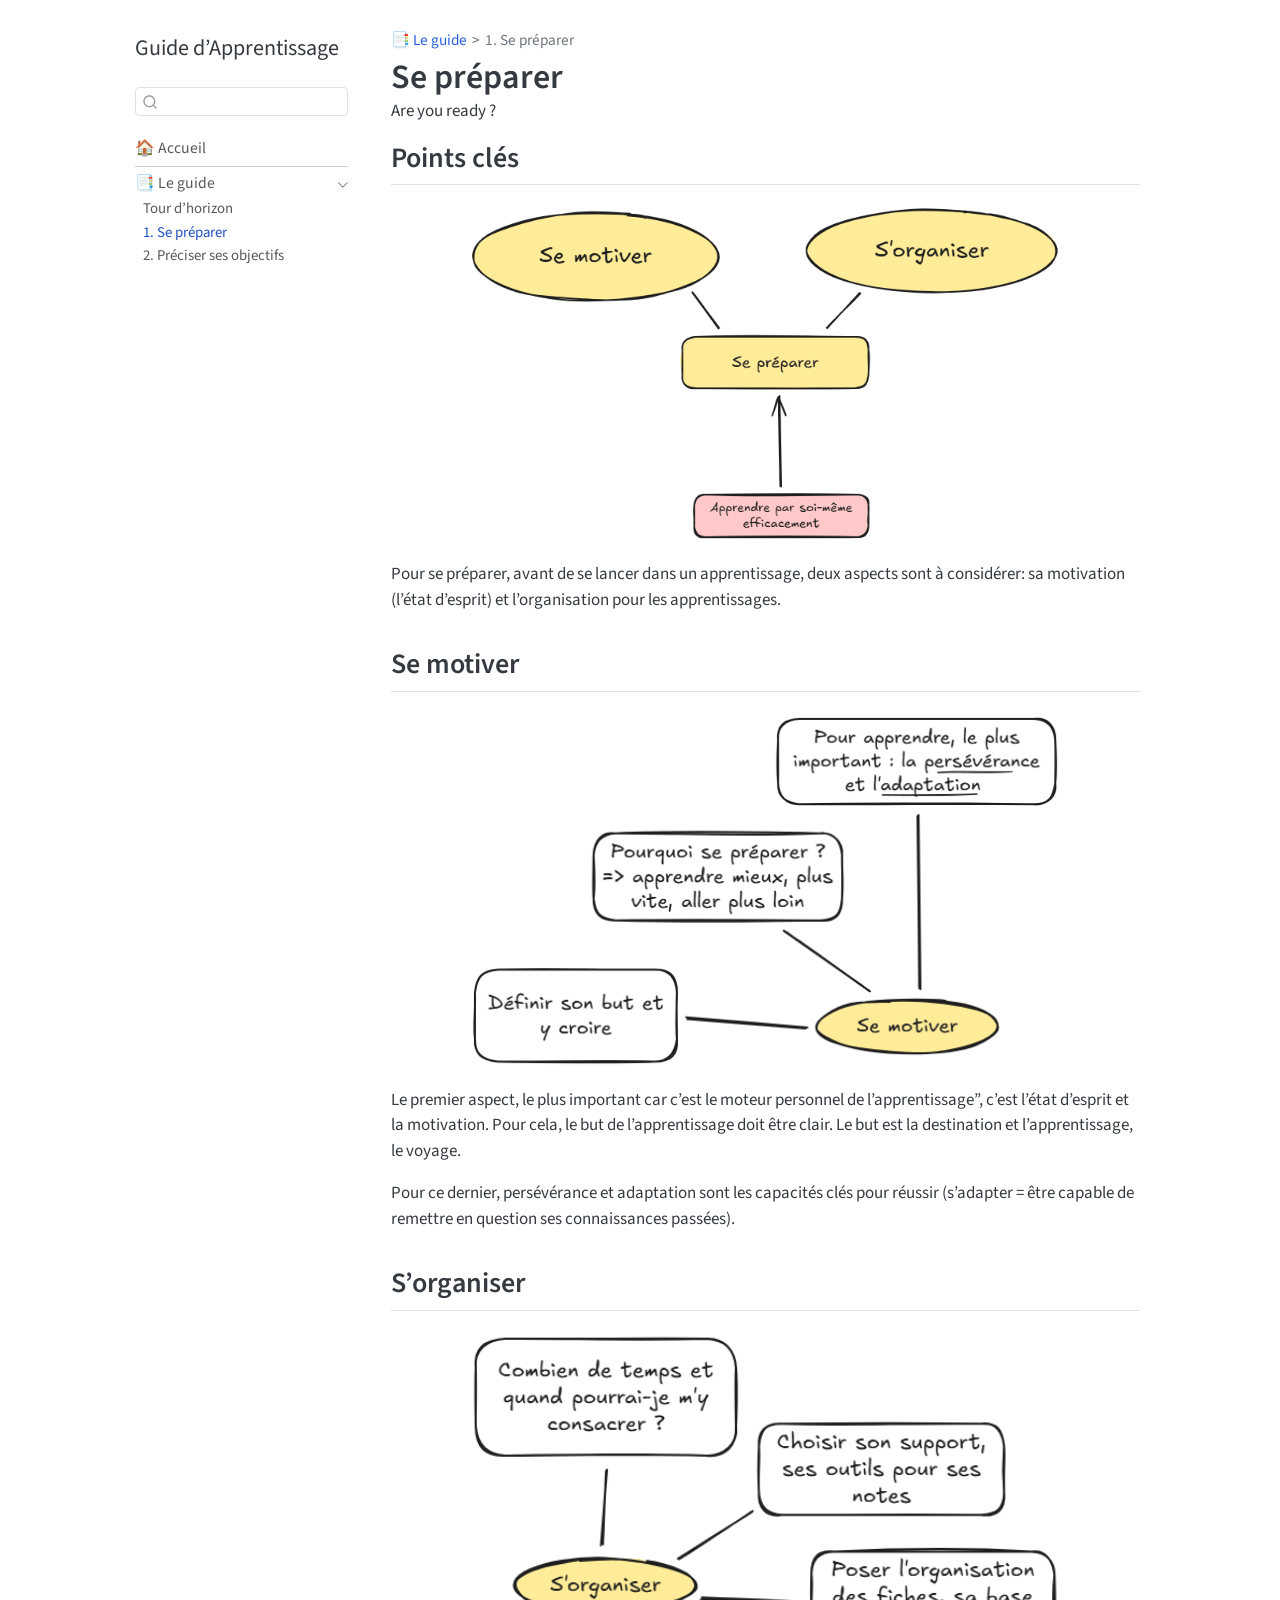
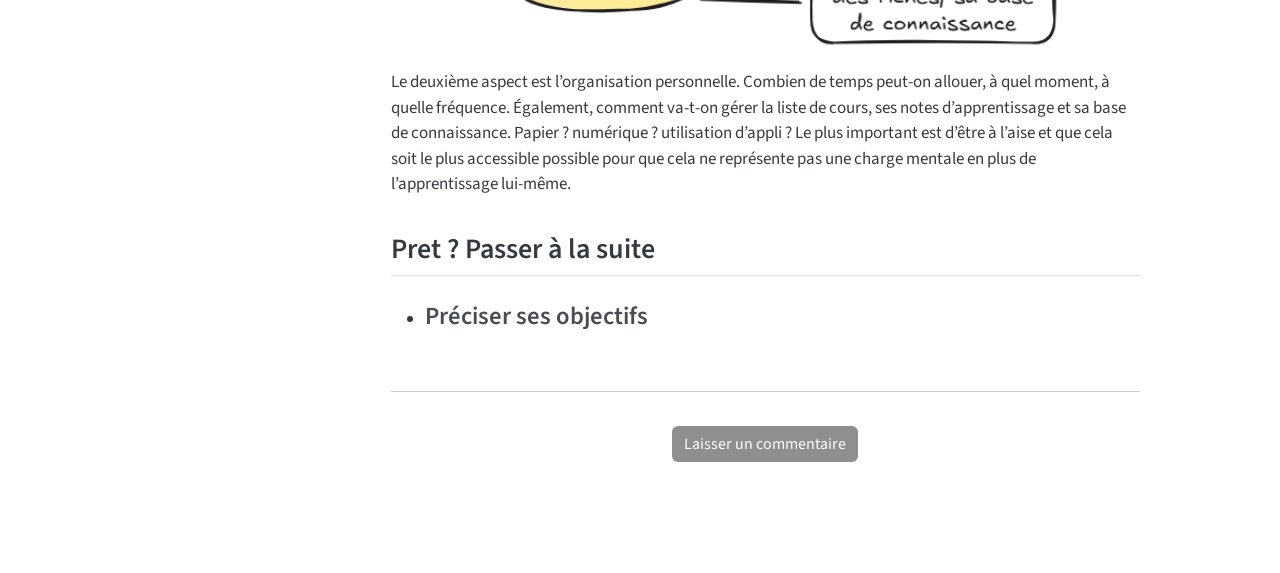
<file: fr/01-se-preparer/index.html>
<!DOCTYPE html>
<html xmlns="http://www.w3.org/1999/xhtml" lang="fr" xml:lang="fr"><head>

<meta charset="utf-8">
<meta name="generator" content="quarto-1.8.26">

<meta name="viewport" content="width=device-width, initial-scale=1.0, user-scalable=yes">

<meta name="description" content="Are you ready ?">

<title>Se préparer – Self-learning Guide</title>
<style>
code{white-space: pre-wrap;}
span.smallcaps{font-variant: small-caps;}
div.columns{display: flex; gap: min(4vw, 1.5em);}
div.column{flex: auto; overflow-x: auto;}
div.hanging-indent{margin-left: 1.5em; text-indent: -1.5em;}
ul.task-list{list-style: none;}
ul.task-list li input[type="checkbox"] {
  width: 0.8em;
  margin: 0 0.8em 0.2em -1em; /* quarto-specific, see https://github.com/quarto-dev/quarto-cli/issues/4556 */ 
  vertical-align: middle;
}
</style>


<script src="../../site_libs/quarto-nav/quarto-nav.js"></script>
<script src="../../site_libs/quarto-nav/headroom.min.js"></script>
<script src="../../site_libs/clipboard/clipboard.min.js"></script>
<script src="../../site_libs/quarto-search/autocomplete.umd.js"></script>
<script src="../../site_libs/quarto-search/fuse.min.js"></script>
<script src="../../site_libs/quarto-search/quarto-search.js"></script>
<meta name="quarto:offset" content="../../">
<script src="../../site_libs/quarto-html/quarto.js" type="module"></script>
<script src="../../site_libs/quarto-html/tabsets/tabsets.js" type="module"></script>
<script src="../../site_libs/quarto-html/axe/axe-check.js" type="module"></script>
<script src="../../site_libs/quarto-html/popper.min.js"></script>
<script src="../../site_libs/quarto-html/tippy.umd.min.js"></script>
<script src="../../site_libs/quarto-html/anchor.min.js"></script>
<link href="../../site_libs/quarto-html/tippy.css" rel="stylesheet">
<link href="../../site_libs/quarto-html/quarto-syntax-highlighting-587c61ba64f3a5504c4d52d930310e48.css" rel="stylesheet" id="quarto-text-highlighting-styles">
<script src="../../site_libs/bootstrap/bootstrap.min.js"></script>
<link href="../../site_libs/bootstrap/bootstrap-icons.css" rel="stylesheet">
<link href="../../site_libs/bootstrap/bootstrap-e31584831b205ffbb2d98406f31c2a5b.min.css" rel="stylesheet" append-hash="true" id="quarto-bootstrap" data-mode="light">
<script id="quarto-search-options" type="application/json">{
  "location": "sidebar",
  "copy-button": false,
  "collapse-after": 3,
  "panel-placement": "start",
  "type": "textbox",
  "limit": 50,
  "keyboard-shortcut": [
    "f",
    "/",
    "s"
  ],
  "show-item-context": false,
  "language": {
    "search-no-results-text": "Pas de résultats",
    "search-matching-documents-text": "documents trouvés",
    "search-copy-link-title": "Copier le lien vers la recherche",
    "search-hide-matches-text": "Cacher les correspondances additionnelles",
    "search-more-match-text": "correspondance de plus dans ce document",
    "search-more-matches-text": "correspondances de plus dans ce document",
    "search-clear-button-title": "Effacer",
    "search-text-placeholder": "",
    "search-detached-cancel-button-title": "Annuler",
    "search-submit-button-title": "Envoyer",
    "search-label": "Recherche"
  }
}</script>
<script async="" src="https://hypothes.is/embed.js"></script>
<script>
  window.document.addEventListener("DOMContentLoaded", function (_event) {
    document.body.classList.add('hypothesis-enabled');
  });
</script>
<script>

window.hypothesisConfig = function () {

  // Détecter la langue de la page automatiquement

  var pageLang = 'fr'; //document.documentElement.lang || 'fr';

  var hypothesisLang = 'fr'; //pageLang.split('-')[0];

  

  return {

    // Langue automatique selon la page

    locale: 'fr', //hypothesisLang,

    

    // Interface

    openSidebar: false,              // Ne pas ouvrir automatiquement

    showHighlights: 'whenSidebarOpen',        // Toujours afficher les annotations

    

    // Design moderne

    branding: {

      appBackgroundColor: '#ffffff',

      ctaBackgroundColor: '#2563eb', // Bleu moderne

      ctaTextColor: '#ffffff',

      selectionFontFamily: 'system-ui, -apple-system, "Segoe UI", sans-serif'

    },

    

    // Thème (clair par défaut)

    theme: 'classic',

    

    // Services Hypothesis

    services: [{

      apiUrl: 'https://hypothes.is/api/',

      authority: 'hypothes.is'

    }]

  };

};



// Vérifier que la config est appelée

console.log('hypothesisConfig défini:', typeof window.hypothesisConfig);

</script>



<style>

/* Personnalisation du bouton et de l'interface */

.hypothesis-adder {

  border-radius: 8px !important;

  box-shadow: 0 2px 8px rgba(0, 0, 0, 0.1) !important;

}



.hypothesis-sidebar {

  transition: transform 0.3s ease-in-out !important;

}



/* Animation des highlights */

.hypothesis-highlight {

  transition: background-color 0.2s ease !important;

}

</style>


</head>

<body class="nav-sidebar floating fullcontent quarto-light">

<div id="quarto-search-results"></div>
  <header id="quarto-header" class="headroom fixed-top">
  <nav class="quarto-secondary-nav">
    <div class="container-fluid d-flex">
      <button type="button" class="quarto-btn-toggle btn" data-bs-toggle="collapse" role="button" data-bs-target=".quarto-sidebar-collapse-item" aria-controls="quarto-sidebar" aria-expanded="false" aria-label="Basculer la barre latérale" onclick="if (window.quartoToggleHeadroom) { window.quartoToggleHeadroom(); }">
        <i class="bi bi-layout-text-sidebar-reverse"></i>
      </button>
        <nav class="quarto-page-breadcrumbs" aria-label="breadcrumb"><ol class="breadcrumb"><li class="breadcrumb-item"><a href="../../fr/00-tour-d-horizon/index.html">📑 Le guide</a></li><li class="breadcrumb-item"><a href="../../fr/01-se-preparer/index.html">1. Se préparer</a></li></ol></nav>
        <a class="flex-grow-1" role="navigation" data-bs-toggle="collapse" data-bs-target=".quarto-sidebar-collapse-item" aria-controls="quarto-sidebar" aria-expanded="false" aria-label="Basculer la barre latérale" onclick="if (window.quartoToggleHeadroom) { window.quartoToggleHeadroom(); }">      
        </a>
      <button type="button" class="btn quarto-search-button" aria-label="Recherche" onclick="window.quartoOpenSearch();">
        <i class="bi bi-search"></i>
      </button>
    </div>
  </nav>
</header>
<!-- content -->
<div id="quarto-content" class="quarto-container page-columns page-rows-contents page-layout-article">
<!-- sidebar -->
  <nav id="quarto-sidebar" class="sidebar collapse collapse-horizontal quarto-sidebar-collapse-item sidebar-navigation floating overflow-auto">
    <div class="pt-lg-2 mt-2 text-left sidebar-header">
    <div class="sidebar-title mb-0 py-0">
      <a href="../../">Guide d’Apprentissage</a> 
    </div>
      </div>
        <div class="mt-2 flex-shrink-0 align-items-center">
        <div class="sidebar-search">
        <div id="quarto-search" class="" title="Recherche"></div>
        </div>
        </div>
    <div class="sidebar-menu-container"> 
    <ul class="list-unstyled mt-1">
        <li class="sidebar-item">
  <div class="sidebar-item-container"> 
  <a href="../../fr/index.html" class="sidebar-item-text sidebar-link">
 <span class="menu-text">🏠 Accueil</span></a>
  </div>
</li>
        <li class="px-0"><hr class="sidebar-divider hi "></li>
        <li class="sidebar-item sidebar-item-section">
      <div class="sidebar-item-container"> 
            <a class="sidebar-item-text sidebar-link text-start" data-bs-toggle="collapse" data-bs-target="#quarto-sidebar-section-1" role="navigation" aria-expanded="true">
 <span class="menu-text">📑 Le guide</span></a>
          <a class="sidebar-item-toggle text-start" data-bs-toggle="collapse" data-bs-target="#quarto-sidebar-section-1" role="navigation" aria-expanded="true" aria-label="Basculer la section">
            <i class="bi bi-chevron-right ms-2"></i>
          </a> 
      </div>
      <ul id="quarto-sidebar-section-1" class="collapse list-unstyled sidebar-section depth1 show">  
          <li class="sidebar-item">
  <div class="sidebar-item-container"> 
  <a href="../../fr/00-tour-d-horizon/index.html" class="sidebar-item-text sidebar-link">
 <span class="menu-text">Tour d’horizon</span></a>
  </div>
</li>
          <li class="sidebar-item">
  <div class="sidebar-item-container"> 
  <a href="../../fr/01-se-preparer/index.html" class="sidebar-item-text sidebar-link active">
 <span class="menu-text">1. Se préparer</span></a>
  </div>
</li>
          <li class="sidebar-item">
  <div class="sidebar-item-container"> 
  <a href="../../fr/02-preciser-ses-objectifs/index.html" class="sidebar-item-text sidebar-link">
 <span class="menu-text">2. Préciser ses objectifs</span></a>
  </div>
</li>
      </ul>
  </li>
    </ul>
    </div>
</nav>
<div id="quarto-sidebar-glass" class="quarto-sidebar-collapse-item" data-bs-toggle="collapse" data-bs-target=".quarto-sidebar-collapse-item"></div>
<!-- margin-sidebar -->
    
<!-- main -->
<main class="content" id="quarto-document-content">

<header id="title-block-header" class="quarto-title-block default"><nav class="quarto-page-breadcrumbs quarto-title-breadcrumbs d-none d-lg-block" aria-label="breadcrumb"><ol class="breadcrumb"><li class="breadcrumb-item"><a href="../../fr/00-tour-d-horizon/index.html">📑 Le guide</a></li><li class="breadcrumb-item"><a href="../../fr/01-se-preparer/index.html">1. Se préparer</a></li></ol></nav>
<div class="quarto-title">
<h1 class="title">Se préparer</h1>
</div>

<div>
  <div class="description">
    Are you ready ?
  </div>
</div>


<div class="quarto-title-meta">

    
  
    
  </div>
  


</header>


<section id="points-clés" class="level2">
<h2 class="anchored" data-anchor-id="points-clés">Points clés</h2>
<p><img src="se-preparer-fullsize2.png" class="img-fluid" style="display:block; margin:auto;" width="600"></p>
<p>Pour se préparer, avant de se lancer dans un apprentissage, deux aspects sont à considérer: sa motivation (l’état d’esprit) et l’organisation pour les apprentissages.</p>
</section>
<section id="se-motiver" class="level2">
<h2 class="anchored" data-anchor-id="se-motiver">Se motiver</h2>
<p><img src="se-motiver-fullsize.png" class="img-fluid" style="display:block; margin:auto;" width="600"></p>
<p>Le premier aspect, le plus important car c’est le moteur personnel de l’apprentissage”, c’est l’état d’esprit et la motivation. Pour cela, le but de l’apprentissage doit être clair. Le but est la destination et l’apprentissage, le voyage.</p>
<p>Pour ce dernier, persévérance et adaptation sont les capacités clés pour réussir (s’adapter = être capable de remettre en question ses connaissances passées).</p>
</section>
<section id="sorganiser" class="level2">
<h2 class="anchored" data-anchor-id="sorganiser">S’organiser</h2>
<p><img src="s-organiser-fullsize.png" class="img-fluid" style="display:block; margin:auto;" width="600"></p>
<p>Le deuxième aspect est l’organisation personnelle. Combien de temps peut-on allouer, à quel moment, à quelle fréquence. Également, comment va-t-on gérer la liste de cours, ses notes d’apprentissage et sa base de connaissance. Papier ? numérique ? utilisation d’appli ? Le plus important est d’être à l’aise et que cela soit le plus accessible possible pour que cela ne représente pas une charge mentale en plus de l’apprentissage lui-même.</p>
</section>
<section id="pret-passer-à-la-suite" class="level2">
<h2 class="anchored" data-anchor-id="pret-passer-à-la-suite">Pret ? Passer à la suite</h2>
<ul>
<li><h3 id="préciser-ses-objectifs" class="anchored">Préciser ses objectifs</h3></li>
</ul>
<br>
<hr>
<div style="text-align: center; margin: 2em 0;">
<p><button data-tally-open="VLjDpE" data-tally-emoji-text="💬" data-tally-emoji-animation="wave" style="padding: 6px 12px; background: #8f8f8fff; color: white; border: none; border-radius: 6px; cursor: pointer; font-size: 16px;"> Laisser un commentaire </button></p>
</div>
<script>
  var d=document,w="https://tally.so/widgets/embed.js",v=function(){"undefined"!=typeof Tally&&Tally.loadEmbeds()};if("undefined"!=typeof Tally)v();else if(d.querySelector('script[src="'+w+'"]')==null){var s=d.createElement("script");s.src=w,s.onload=v,s.onerror=v,d.body.appendChild(s);}
</script>


</section>

</main> <!-- /main -->
<script id="quarto-html-after-body" type="application/javascript">
  window.document.addEventListener("DOMContentLoaded", function (event) {
    const icon = "";
    const anchorJS = new window.AnchorJS();
    anchorJS.options = {
      placement: 'right',
      icon: icon
    };
    anchorJS.add('.anchored');
    const isCodeAnnotation = (el) => {
      for (const clz of el.classList) {
        if (clz.startsWith('code-annotation-')) {                     
          return true;
        }
      }
      return false;
    }
    const onCopySuccess = function(e) {
      // button target
      const button = e.trigger;
      // don't keep focus
      button.blur();
      // flash "checked"
      button.classList.add('code-copy-button-checked');
      var currentTitle = button.getAttribute("title");
      button.setAttribute("title", "Copié");
      let tooltip;
      if (window.bootstrap) {
        button.setAttribute("data-bs-toggle", "tooltip");
        button.setAttribute("data-bs-placement", "left");
        button.setAttribute("data-bs-title", "Copié");
        tooltip = new bootstrap.Tooltip(button, 
          { trigger: "manual", 
            customClass: "code-copy-button-tooltip",
            offset: [0, -8]});
        tooltip.show();    
      }
      setTimeout(function() {
        if (tooltip) {
          tooltip.hide();
          button.removeAttribute("data-bs-title");
          button.removeAttribute("data-bs-toggle");
          button.removeAttribute("data-bs-placement");
        }
        button.setAttribute("title", currentTitle);
        button.classList.remove('code-copy-button-checked');
      }, 1000);
      // clear code selection
      e.clearSelection();
    }
    const getTextToCopy = function(trigger) {
      const outerScaffold = trigger.parentElement.cloneNode(true);
      const codeEl = outerScaffold.querySelector('code');
      for (const childEl of codeEl.children) {
        if (isCodeAnnotation(childEl)) {
          childEl.remove();
        }
      }
      return codeEl.innerText;
    }
    const clipboard = new window.ClipboardJS('.code-copy-button:not([data-in-quarto-modal])', {
      text: getTextToCopy
    });
    clipboard.on('success', onCopySuccess);
    if (window.document.getElementById('quarto-embedded-source-code-modal')) {
      const clipboardModal = new window.ClipboardJS('.code-copy-button[data-in-quarto-modal]', {
        text: getTextToCopy,
        container: window.document.getElementById('quarto-embedded-source-code-modal')
      });
      clipboardModal.on('success', onCopySuccess);
    }
      var localhostRegex = new RegExp(/^(?:http|https):\/\/localhost\:?[0-9]*\//);
      var mailtoRegex = new RegExp(/^mailto:/);
        var filterRegex = new RegExp("https:\/\/loiclg\.github\.io\/guide-for-self-learning\/");
      var isInternal = (href) => {
          return filterRegex.test(href) || localhostRegex.test(href) || mailtoRegex.test(href);
      }
      // Inspect non-navigation links and adorn them if external
     var links = window.document.querySelectorAll('a[href]:not(.nav-link):not(.navbar-brand):not(.toc-action):not(.sidebar-link):not(.sidebar-item-toggle):not(.pagination-link):not(.no-external):not([aria-hidden]):not(.dropdown-item):not(.quarto-navigation-tool):not(.about-link)');
      for (var i=0; i<links.length; i++) {
        const link = links[i];
        if (!isInternal(link.href)) {
          // undo the damage that might have been done by quarto-nav.js in the case of
          // links that we want to consider external
          if (link.dataset.originalHref !== undefined) {
            link.href = link.dataset.originalHref;
          }
            // target, if specified
            link.setAttribute("target", "_blank");
            if (link.getAttribute("rel") === null) {
              link.setAttribute("rel", "noopener");
            }
        }
      }
    function tippyHover(el, contentFn, onTriggerFn, onUntriggerFn) {
      const config = {
        allowHTML: true,
        maxWidth: 500,
        delay: 100,
        arrow: false,
        appendTo: function(el) {
            return el.parentElement;
        },
        interactive: true,
        interactiveBorder: 10,
        theme: 'quarto',
        placement: 'bottom-start',
      };
      if (contentFn) {
        config.content = contentFn;
      }
      if (onTriggerFn) {
        config.onTrigger = onTriggerFn;
      }
      if (onUntriggerFn) {
        config.onUntrigger = onUntriggerFn;
      }
      window.tippy(el, config); 
    }
    const noterefs = window.document.querySelectorAll('a[role="doc-noteref"]');
    for (var i=0; i<noterefs.length; i++) {
      const ref = noterefs[i];
      tippyHover(ref, function() {
        // use id or data attribute instead here
        let href = ref.getAttribute('data-footnote-href') || ref.getAttribute('href');
        try { href = new URL(href).hash; } catch {}
        const id = href.replace(/^#\/?/, "");
        const note = window.document.getElementById(id);
        if (note) {
          return note.innerHTML;
        } else {
          return "";
        }
      });
    }
    const xrefs = window.document.querySelectorAll('a.quarto-xref');
    const processXRef = (id, note) => {
      // Strip column container classes
      const stripColumnClz = (el) => {
        el.classList.remove("page-full", "page-columns");
        if (el.children) {
          for (const child of el.children) {
            stripColumnClz(child);
          }
        }
      }
      stripColumnClz(note)
      if (id === null || id.startsWith('sec-')) {
        // Special case sections, only their first couple elements
        const container = document.createElement("div");
        if (note.children && note.children.length > 2) {
          container.appendChild(note.children[0].cloneNode(true));
          for (let i = 1; i < note.children.length; i++) {
            const child = note.children[i];
            if (child.tagName === "P" && child.innerText === "") {
              continue;
            } else {
              container.appendChild(child.cloneNode(true));
              break;
            }
          }
          if (window.Quarto?.typesetMath) {
            window.Quarto.typesetMath(container);
          }
          return container.innerHTML
        } else {
          if (window.Quarto?.typesetMath) {
            window.Quarto.typesetMath(note);
          }
          return note.innerHTML;
        }
      } else {
        // Remove any anchor links if they are present
        const anchorLink = note.querySelector('a.anchorjs-link');
        if (anchorLink) {
          anchorLink.remove();
        }
        if (window.Quarto?.typesetMath) {
          window.Quarto.typesetMath(note);
        }
        if (note.classList.contains("callout")) {
          return note.outerHTML;
        } else {
          return note.innerHTML;
        }
      }
    }
    for (var i=0; i<xrefs.length; i++) {
      const xref = xrefs[i];
      tippyHover(xref, undefined, function(instance) {
        instance.disable();
        let url = xref.getAttribute('href');
        let hash = undefined; 
        if (url.startsWith('#')) {
          hash = url;
        } else {
          try { hash = new URL(url).hash; } catch {}
        }
        if (hash) {
          const id = hash.replace(/^#\/?/, "");
          const note = window.document.getElementById(id);
          if (note !== null) {
            try {
              const html = processXRef(id, note.cloneNode(true));
              instance.setContent(html);
            } finally {
              instance.enable();
              instance.show();
            }
          } else {
            // See if we can fetch this
            fetch(url.split('#')[0])
            .then(res => res.text())
            .then(html => {
              const parser = new DOMParser();
              const htmlDoc = parser.parseFromString(html, "text/html");
              const note = htmlDoc.getElementById(id);
              if (note !== null) {
                const html = processXRef(id, note);
                instance.setContent(html);
              } 
            }).finally(() => {
              instance.enable();
              instance.show();
            });
          }
        } else {
          // See if we can fetch a full url (with no hash to target)
          // This is a special case and we should probably do some content thinning / targeting
          fetch(url)
          .then(res => res.text())
          .then(html => {
            const parser = new DOMParser();
            const htmlDoc = parser.parseFromString(html, "text/html");
            const note = htmlDoc.querySelector('main.content');
            if (note !== null) {
              // This should only happen for chapter cross references
              // (since there is no id in the URL)
              // remove the first header
              if (note.children.length > 0 && note.children[0].tagName === "HEADER") {
                note.children[0].remove();
              }
              const html = processXRef(null, note);
              instance.setContent(html);
            } 
          }).finally(() => {
            instance.enable();
            instance.show();
          });
        }
      }, function(instance) {
      });
    }
        let selectedAnnoteEl;
        const selectorForAnnotation = ( cell, annotation) => {
          let cellAttr = 'data-code-cell="' + cell + '"';
          let lineAttr = 'data-code-annotation="' +  annotation + '"';
          const selector = 'span[' + cellAttr + '][' + lineAttr + ']';
          return selector;
        }
        const selectCodeLines = (annoteEl) => {
          const doc = window.document;
          const targetCell = annoteEl.getAttribute("data-target-cell");
          const targetAnnotation = annoteEl.getAttribute("data-target-annotation");
          const annoteSpan = window.document.querySelector(selectorForAnnotation(targetCell, targetAnnotation));
          const lines = annoteSpan.getAttribute("data-code-lines").split(",");
          const lineIds = lines.map((line) => {
            return targetCell + "-" + line;
          })
          let top = null;
          let height = null;
          let parent = null;
          if (lineIds.length > 0) {
              //compute the position of the single el (top and bottom and make a div)
              const el = window.document.getElementById(lineIds[0]);
              top = el.offsetTop;
              height = el.offsetHeight;
              parent = el.parentElement.parentElement;
            if (lineIds.length > 1) {
              const lastEl = window.document.getElementById(lineIds[lineIds.length - 1]);
              const bottom = lastEl.offsetTop + lastEl.offsetHeight;
              height = bottom - top;
            }
            if (top !== null && height !== null && parent !== null) {
              // cook up a div (if necessary) and position it 
              let div = window.document.getElementById("code-annotation-line-highlight");
              if (div === null) {
                div = window.document.createElement("div");
                div.setAttribute("id", "code-annotation-line-highlight");
                div.style.position = 'absolute';
                parent.appendChild(div);
              }
              div.style.top = top - 2 + "px";
              div.style.height = height + 4 + "px";
              div.style.left = 0;
              let gutterDiv = window.document.getElementById("code-annotation-line-highlight-gutter");
              if (gutterDiv === null) {
                gutterDiv = window.document.createElement("div");
                gutterDiv.setAttribute("id", "code-annotation-line-highlight-gutter");
                gutterDiv.style.position = 'absolute';
                const codeCell = window.document.getElementById(targetCell);
                const gutter = codeCell.querySelector('.code-annotation-gutter');
                gutter.appendChild(gutterDiv);
              }
              gutterDiv.style.top = top - 2 + "px";
              gutterDiv.style.height = height + 4 + "px";
            }
            selectedAnnoteEl = annoteEl;
          }
        };
        const unselectCodeLines = () => {
          const elementsIds = ["code-annotation-line-highlight", "code-annotation-line-highlight-gutter"];
          elementsIds.forEach((elId) => {
            const div = window.document.getElementById(elId);
            if (div) {
              div.remove();
            }
          });
          selectedAnnoteEl = undefined;
        };
          // Handle positioning of the toggle
      window.addEventListener(
        "resize",
        throttle(() => {
          elRect = undefined;
          if (selectedAnnoteEl) {
            selectCodeLines(selectedAnnoteEl);
          }
        }, 10)
      );
      function throttle(fn, ms) {
      let throttle = false;
      let timer;
        return (...args) => {
          if(!throttle) { // first call gets through
              fn.apply(this, args);
              throttle = true;
          } else { // all the others get throttled
              if(timer) clearTimeout(timer); // cancel #2
              timer = setTimeout(() => {
                fn.apply(this, args);
                timer = throttle = false;
              }, ms);
          }
        };
      }
        // Attach click handler to the DT
        const annoteDls = window.document.querySelectorAll('dt[data-target-cell]');
        for (const annoteDlNode of annoteDls) {
          annoteDlNode.addEventListener('click', (event) => {
            const clickedEl = event.target;
            if (clickedEl !== selectedAnnoteEl) {
              unselectCodeLines();
              const activeEl = window.document.querySelector('dt[data-target-cell].code-annotation-active');
              if (activeEl) {
                activeEl.classList.remove('code-annotation-active');
              }
              selectCodeLines(clickedEl);
              clickedEl.classList.add('code-annotation-active');
            } else {
              // Unselect the line
              unselectCodeLines();
              clickedEl.classList.remove('code-annotation-active');
            }
          });
        }
    const findCites = (el) => {
      const parentEl = el.parentElement;
      if (parentEl) {
        const cites = parentEl.dataset.cites;
        if (cites) {
          return {
            el,
            cites: cites.split(' ')
          };
        } else {
          return findCites(el.parentElement)
        }
      } else {
        return undefined;
      }
    };
    var bibliorefs = window.document.querySelectorAll('a[role="doc-biblioref"]');
    for (var i=0; i<bibliorefs.length; i++) {
      const ref = bibliorefs[i];
      const citeInfo = findCites(ref);
      if (citeInfo) {
        tippyHover(citeInfo.el, function() {
          var popup = window.document.createElement('div');
          citeInfo.cites.forEach(function(cite) {
            var citeDiv = window.document.createElement('div');
            citeDiv.classList.add('hanging-indent');
            citeDiv.classList.add('csl-entry');
            var biblioDiv = window.document.getElementById('ref-' + cite);
            if (biblioDiv) {
              citeDiv.innerHTML = biblioDiv.innerHTML;
            }
            popup.appendChild(citeDiv);
          });
          return popup.innerHTML;
        });
      }
    }
  });
  </script>
</div> <!-- /content -->




</body></html>
</file>
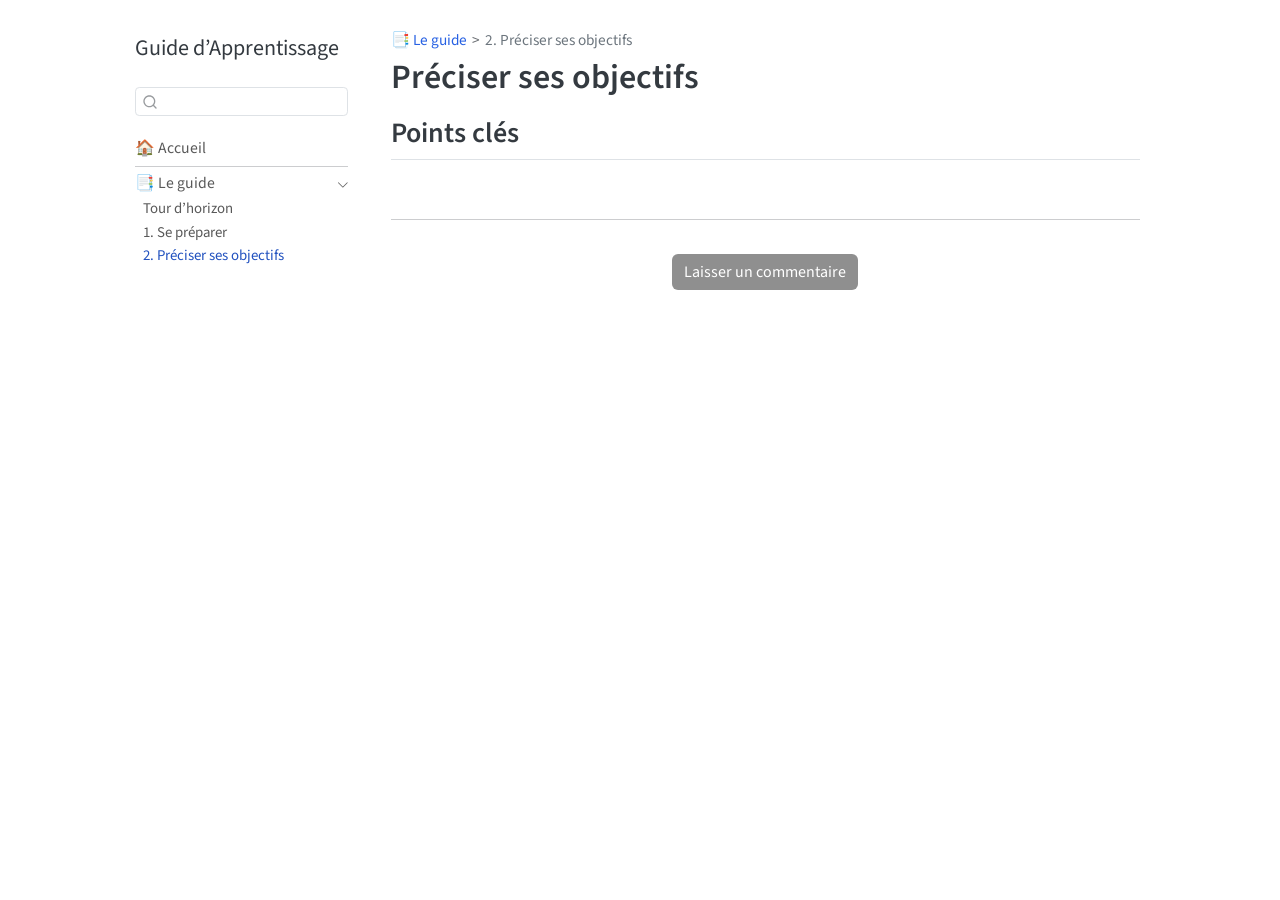
<file: fr/02-preciser-ses-objectifs/index.html>
<!DOCTYPE html>
<html xmlns="http://www.w3.org/1999/xhtml" lang="fr" xml:lang="fr"><head>

<meta charset="utf-8">
<meta name="generator" content="quarto-1.8.26">

<meta name="viewport" content="width=device-width, initial-scale=1.0, user-scalable=yes">


<title>Préciser ses objectifs – Self-learning Guide</title>
<style>
code{white-space: pre-wrap;}
span.smallcaps{font-variant: small-caps;}
div.columns{display: flex; gap: min(4vw, 1.5em);}
div.column{flex: auto; overflow-x: auto;}
div.hanging-indent{margin-left: 1.5em; text-indent: -1.5em;}
ul.task-list{list-style: none;}
ul.task-list li input[type="checkbox"] {
  width: 0.8em;
  margin: 0 0.8em 0.2em -1em; /* quarto-specific, see https://github.com/quarto-dev/quarto-cli/issues/4556 */ 
  vertical-align: middle;
}
</style>


<script src="../../site_libs/quarto-nav/quarto-nav.js"></script>
<script src="../../site_libs/quarto-nav/headroom.min.js"></script>
<script src="../../site_libs/clipboard/clipboard.min.js"></script>
<script src="../../site_libs/quarto-search/autocomplete.umd.js"></script>
<script src="../../site_libs/quarto-search/fuse.min.js"></script>
<script src="../../site_libs/quarto-search/quarto-search.js"></script>
<meta name="quarto:offset" content="../../">
<script src="../../site_libs/quarto-html/quarto.js" type="module"></script>
<script src="../../site_libs/quarto-html/tabsets/tabsets.js" type="module"></script>
<script src="../../site_libs/quarto-html/axe/axe-check.js" type="module"></script>
<script src="../../site_libs/quarto-html/popper.min.js"></script>
<script src="../../site_libs/quarto-html/tippy.umd.min.js"></script>
<script src="../../site_libs/quarto-html/anchor.min.js"></script>
<link href="../../site_libs/quarto-html/tippy.css" rel="stylesheet">
<link href="../../site_libs/quarto-html/quarto-syntax-highlighting-587c61ba64f3a5504c4d52d930310e48.css" rel="stylesheet" id="quarto-text-highlighting-styles">
<script src="../../site_libs/bootstrap/bootstrap.min.js"></script>
<link href="../../site_libs/bootstrap/bootstrap-icons.css" rel="stylesheet">
<link href="../../site_libs/bootstrap/bootstrap-e31584831b205ffbb2d98406f31c2a5b.min.css" rel="stylesheet" append-hash="true" id="quarto-bootstrap" data-mode="light">
<script id="quarto-search-options" type="application/json">{
  "location": "sidebar",
  "copy-button": false,
  "collapse-after": 3,
  "panel-placement": "start",
  "type": "textbox",
  "limit": 50,
  "keyboard-shortcut": [
    "f",
    "/",
    "s"
  ],
  "show-item-context": false,
  "language": {
    "search-no-results-text": "Pas de résultats",
    "search-matching-documents-text": "documents trouvés",
    "search-copy-link-title": "Copier le lien vers la recherche",
    "search-hide-matches-text": "Cacher les correspondances additionnelles",
    "search-more-match-text": "correspondance de plus dans ce document",
    "search-more-matches-text": "correspondances de plus dans ce document",
    "search-clear-button-title": "Effacer",
    "search-text-placeholder": "",
    "search-detached-cancel-button-title": "Annuler",
    "search-submit-button-title": "Envoyer",
    "search-label": "Recherche"
  }
}</script>
<script async="" src="https://hypothes.is/embed.js"></script>
<script>
  window.document.addEventListener("DOMContentLoaded", function (_event) {
    document.body.classList.add('hypothesis-enabled');
  });
</script>
<script>

window.hypothesisConfig = function () {

  // Détecter la langue de la page automatiquement

  var pageLang = 'fr'; //document.documentElement.lang || 'fr';

  var hypothesisLang = 'fr'; //pageLang.split('-')[0];

  

  return {

    // Langue automatique selon la page

    locale: 'fr', //hypothesisLang,

    

    // Interface

    openSidebar: false,              // Ne pas ouvrir automatiquement

    showHighlights: 'whenSidebarOpen',        // Toujours afficher les annotations

    

    // Design moderne

    branding: {

      appBackgroundColor: '#ffffff',

      ctaBackgroundColor: '#2563eb', // Bleu moderne

      ctaTextColor: '#ffffff',

      selectionFontFamily: 'system-ui, -apple-system, "Segoe UI", sans-serif'

    },

    

    // Thème (clair par défaut)

    theme: 'classic',

    

    // Services Hypothesis

    services: [{

      apiUrl: 'https://hypothes.is/api/',

      authority: 'hypothes.is'

    }]

  };

};



// Vérifier que la config est appelée

console.log('hypothesisConfig défini:', typeof window.hypothesisConfig);

</script>



<style>

/* Personnalisation du bouton et de l'interface */

.hypothesis-adder {

  border-radius: 8px !important;

  box-shadow: 0 2px 8px rgba(0, 0, 0, 0.1) !important;

}



.hypothesis-sidebar {

  transition: transform 0.3s ease-in-out !important;

}



/* Animation des highlights */

.hypothesis-highlight {

  transition: background-color 0.2s ease !important;

}

</style>


</head>

<body class="nav-sidebar floating fullcontent quarto-light">

<div id="quarto-search-results"></div>
  <header id="quarto-header" class="headroom fixed-top">
  <nav class="quarto-secondary-nav">
    <div class="container-fluid d-flex">
      <button type="button" class="quarto-btn-toggle btn" data-bs-toggle="collapse" role="button" data-bs-target=".quarto-sidebar-collapse-item" aria-controls="quarto-sidebar" aria-expanded="false" aria-label="Basculer la barre latérale" onclick="if (window.quartoToggleHeadroom) { window.quartoToggleHeadroom(); }">
        <i class="bi bi-layout-text-sidebar-reverse"></i>
      </button>
        <nav class="quarto-page-breadcrumbs" aria-label="breadcrumb"><ol class="breadcrumb"><li class="breadcrumb-item"><a href="../../fr/00-tour-d-horizon/index.html">📑 Le guide</a></li><li class="breadcrumb-item"><a href="../../fr/02-preciser-ses-objectifs/index.html">2. Préciser ses objectifs</a></li></ol></nav>
        <a class="flex-grow-1" role="navigation" data-bs-toggle="collapse" data-bs-target=".quarto-sidebar-collapse-item" aria-controls="quarto-sidebar" aria-expanded="false" aria-label="Basculer la barre latérale" onclick="if (window.quartoToggleHeadroom) { window.quartoToggleHeadroom(); }">      
        </a>
      <button type="button" class="btn quarto-search-button" aria-label="Recherche" onclick="window.quartoOpenSearch();">
        <i class="bi bi-search"></i>
      </button>
    </div>
  </nav>
</header>
<!-- content -->
<div id="quarto-content" class="quarto-container page-columns page-rows-contents page-layout-article">
<!-- sidebar -->
  <nav id="quarto-sidebar" class="sidebar collapse collapse-horizontal quarto-sidebar-collapse-item sidebar-navigation floating overflow-auto">
    <div class="pt-lg-2 mt-2 text-left sidebar-header">
    <div class="sidebar-title mb-0 py-0">
      <a href="../../">Guide d’Apprentissage</a> 
    </div>
      </div>
        <div class="mt-2 flex-shrink-0 align-items-center">
        <div class="sidebar-search">
        <div id="quarto-search" class="" title="Recherche"></div>
        </div>
        </div>
    <div class="sidebar-menu-container"> 
    <ul class="list-unstyled mt-1">
        <li class="sidebar-item">
  <div class="sidebar-item-container"> 
  <a href="../../fr/index.html" class="sidebar-item-text sidebar-link">
 <span class="menu-text">🏠 Accueil</span></a>
  </div>
</li>
        <li class="px-0"><hr class="sidebar-divider hi "></li>
        <li class="sidebar-item sidebar-item-section">
      <div class="sidebar-item-container"> 
            <a class="sidebar-item-text sidebar-link text-start" data-bs-toggle="collapse" data-bs-target="#quarto-sidebar-section-1" role="navigation" aria-expanded="true">
 <span class="menu-text">📑 Le guide</span></a>
          <a class="sidebar-item-toggle text-start" data-bs-toggle="collapse" data-bs-target="#quarto-sidebar-section-1" role="navigation" aria-expanded="true" aria-label="Basculer la section">
            <i class="bi bi-chevron-right ms-2"></i>
          </a> 
      </div>
      <ul id="quarto-sidebar-section-1" class="collapse list-unstyled sidebar-section depth1 show">  
          <li class="sidebar-item">
  <div class="sidebar-item-container"> 
  <a href="../../fr/00-tour-d-horizon/index.html" class="sidebar-item-text sidebar-link">
 <span class="menu-text">Tour d’horizon</span></a>
  </div>
</li>
          <li class="sidebar-item">
  <div class="sidebar-item-container"> 
  <a href="../../fr/01-se-preparer/index.html" class="sidebar-item-text sidebar-link">
 <span class="menu-text">1. Se préparer</span></a>
  </div>
</li>
          <li class="sidebar-item">
  <div class="sidebar-item-container"> 
  <a href="../../fr/02-preciser-ses-objectifs/index.html" class="sidebar-item-text sidebar-link active">
 <span class="menu-text">2. Préciser ses objectifs</span></a>
  </div>
</li>
      </ul>
  </li>
    </ul>
    </div>
</nav>
<div id="quarto-sidebar-glass" class="quarto-sidebar-collapse-item" data-bs-toggle="collapse" data-bs-target=".quarto-sidebar-collapse-item"></div>
<!-- margin-sidebar -->
    
<!-- main -->
<main class="content" id="quarto-document-content">

<header id="title-block-header" class="quarto-title-block default"><nav class="quarto-page-breadcrumbs quarto-title-breadcrumbs d-none d-lg-block" aria-label="breadcrumb"><ol class="breadcrumb"><li class="breadcrumb-item"><a href="../../fr/00-tour-d-horizon/index.html">📑 Le guide</a></li><li class="breadcrumb-item"><a href="../../fr/02-preciser-ses-objectifs/index.html">2. Préciser ses objectifs</a></li></ol></nav>
<div class="quarto-title">
<h1 class="title">Préciser ses objectifs</h1>
</div>



<div class="quarto-title-meta">

    
  
    
  </div>
  


</header>


<section id="points-clés" class="level2">
<h2 class="anchored" data-anchor-id="points-clés">Points clés</h2>
<br>
<hr>
<div style="text-align: center; margin: 2em 0;">
<p><button data-tally-open="VLjDpE" data-tally-emoji-text="💬" data-tally-emoji-animation="wave" style="padding: 6px 12px; background: #8f8f8fff; color: white; border: none; border-radius: 6px; cursor: pointer; font-size: 16px;"> Laisser un commentaire </button></p>
</div>
<script>
  var d=document,w="https://tally.so/widgets/embed.js",v=function(){"undefined"!=typeof Tally&&Tally.loadEmbeds()};if("undefined"!=typeof Tally)v();else if(d.querySelector('script[src="'+w+'"]')==null){var s=d.createElement("script");s.src=w,s.onload=v,s.onerror=v,d.body.appendChild(s);}
</script>


</section>

</main> <!-- /main -->
<script id="quarto-html-after-body" type="application/javascript">
  window.document.addEventListener("DOMContentLoaded", function (event) {
    const icon = "";
    const anchorJS = new window.AnchorJS();
    anchorJS.options = {
      placement: 'right',
      icon: icon
    };
    anchorJS.add('.anchored');
    const isCodeAnnotation = (el) => {
      for (const clz of el.classList) {
        if (clz.startsWith('code-annotation-')) {                     
          return true;
        }
      }
      return false;
    }
    const onCopySuccess = function(e) {
      // button target
      const button = e.trigger;
      // don't keep focus
      button.blur();
      // flash "checked"
      button.classList.add('code-copy-button-checked');
      var currentTitle = button.getAttribute("title");
      button.setAttribute("title", "Copié");
      let tooltip;
      if (window.bootstrap) {
        button.setAttribute("data-bs-toggle", "tooltip");
        button.setAttribute("data-bs-placement", "left");
        button.setAttribute("data-bs-title", "Copié");
        tooltip = new bootstrap.Tooltip(button, 
          { trigger: "manual", 
            customClass: "code-copy-button-tooltip",
            offset: [0, -8]});
        tooltip.show();    
      }
      setTimeout(function() {
        if (tooltip) {
          tooltip.hide();
          button.removeAttribute("data-bs-title");
          button.removeAttribute("data-bs-toggle");
          button.removeAttribute("data-bs-placement");
        }
        button.setAttribute("title", currentTitle);
        button.classList.remove('code-copy-button-checked');
      }, 1000);
      // clear code selection
      e.clearSelection();
    }
    const getTextToCopy = function(trigger) {
      const outerScaffold = trigger.parentElement.cloneNode(true);
      const codeEl = outerScaffold.querySelector('code');
      for (const childEl of codeEl.children) {
        if (isCodeAnnotation(childEl)) {
          childEl.remove();
        }
      }
      return codeEl.innerText;
    }
    const clipboard = new window.ClipboardJS('.code-copy-button:not([data-in-quarto-modal])', {
      text: getTextToCopy
    });
    clipboard.on('success', onCopySuccess);
    if (window.document.getElementById('quarto-embedded-source-code-modal')) {
      const clipboardModal = new window.ClipboardJS('.code-copy-button[data-in-quarto-modal]', {
        text: getTextToCopy,
        container: window.document.getElementById('quarto-embedded-source-code-modal')
      });
      clipboardModal.on('success', onCopySuccess);
    }
      var localhostRegex = new RegExp(/^(?:http|https):\/\/localhost\:?[0-9]*\//);
      var mailtoRegex = new RegExp(/^mailto:/);
        var filterRegex = new RegExp("https:\/\/loiclg\.github\.io\/guide-for-self-learning\/");
      var isInternal = (href) => {
          return filterRegex.test(href) || localhostRegex.test(href) || mailtoRegex.test(href);
      }
      // Inspect non-navigation links and adorn them if external
     var links = window.document.querySelectorAll('a[href]:not(.nav-link):not(.navbar-brand):not(.toc-action):not(.sidebar-link):not(.sidebar-item-toggle):not(.pagination-link):not(.no-external):not([aria-hidden]):not(.dropdown-item):not(.quarto-navigation-tool):not(.about-link)');
      for (var i=0; i<links.length; i++) {
        const link = links[i];
        if (!isInternal(link.href)) {
          // undo the damage that might have been done by quarto-nav.js in the case of
          // links that we want to consider external
          if (link.dataset.originalHref !== undefined) {
            link.href = link.dataset.originalHref;
          }
            // target, if specified
            link.setAttribute("target", "_blank");
            if (link.getAttribute("rel") === null) {
              link.setAttribute("rel", "noopener");
            }
        }
      }
    function tippyHover(el, contentFn, onTriggerFn, onUntriggerFn) {
      const config = {
        allowHTML: true,
        maxWidth: 500,
        delay: 100,
        arrow: false,
        appendTo: function(el) {
            return el.parentElement;
        },
        interactive: true,
        interactiveBorder: 10,
        theme: 'quarto',
        placement: 'bottom-start',
      };
      if (contentFn) {
        config.content = contentFn;
      }
      if (onTriggerFn) {
        config.onTrigger = onTriggerFn;
      }
      if (onUntriggerFn) {
        config.onUntrigger = onUntriggerFn;
      }
      window.tippy(el, config); 
    }
    const noterefs = window.document.querySelectorAll('a[role="doc-noteref"]');
    for (var i=0; i<noterefs.length; i++) {
      const ref = noterefs[i];
      tippyHover(ref, function() {
        // use id or data attribute instead here
        let href = ref.getAttribute('data-footnote-href') || ref.getAttribute('href');
        try { href = new URL(href).hash; } catch {}
        const id = href.replace(/^#\/?/, "");
        const note = window.document.getElementById(id);
        if (note) {
          return note.innerHTML;
        } else {
          return "";
        }
      });
    }
    const xrefs = window.document.querySelectorAll('a.quarto-xref');
    const processXRef = (id, note) => {
      // Strip column container classes
      const stripColumnClz = (el) => {
        el.classList.remove("page-full", "page-columns");
        if (el.children) {
          for (const child of el.children) {
            stripColumnClz(child);
          }
        }
      }
      stripColumnClz(note)
      if (id === null || id.startsWith('sec-')) {
        // Special case sections, only their first couple elements
        const container = document.createElement("div");
        if (note.children && note.children.length > 2) {
          container.appendChild(note.children[0].cloneNode(true));
          for (let i = 1; i < note.children.length; i++) {
            const child = note.children[i];
            if (child.tagName === "P" && child.innerText === "") {
              continue;
            } else {
              container.appendChild(child.cloneNode(true));
              break;
            }
          }
          if (window.Quarto?.typesetMath) {
            window.Quarto.typesetMath(container);
          }
          return container.innerHTML
        } else {
          if (window.Quarto?.typesetMath) {
            window.Quarto.typesetMath(note);
          }
          return note.innerHTML;
        }
      } else {
        // Remove any anchor links if they are present
        const anchorLink = note.querySelector('a.anchorjs-link');
        if (anchorLink) {
          anchorLink.remove();
        }
        if (window.Quarto?.typesetMath) {
          window.Quarto.typesetMath(note);
        }
        if (note.classList.contains("callout")) {
          return note.outerHTML;
        } else {
          return note.innerHTML;
        }
      }
    }
    for (var i=0; i<xrefs.length; i++) {
      const xref = xrefs[i];
      tippyHover(xref, undefined, function(instance) {
        instance.disable();
        let url = xref.getAttribute('href');
        let hash = undefined; 
        if (url.startsWith('#')) {
          hash = url;
        } else {
          try { hash = new URL(url).hash; } catch {}
        }
        if (hash) {
          const id = hash.replace(/^#\/?/, "");
          const note = window.document.getElementById(id);
          if (note !== null) {
            try {
              const html = processXRef(id, note.cloneNode(true));
              instance.setContent(html);
            } finally {
              instance.enable();
              instance.show();
            }
          } else {
            // See if we can fetch this
            fetch(url.split('#')[0])
            .then(res => res.text())
            .then(html => {
              const parser = new DOMParser();
              const htmlDoc = parser.parseFromString(html, "text/html");
              const note = htmlDoc.getElementById(id);
              if (note !== null) {
                const html = processXRef(id, note);
                instance.setContent(html);
              } 
            }).finally(() => {
              instance.enable();
              instance.show();
            });
          }
        } else {
          // See if we can fetch a full url (with no hash to target)
          // This is a special case and we should probably do some content thinning / targeting
          fetch(url)
          .then(res => res.text())
          .then(html => {
            const parser = new DOMParser();
            const htmlDoc = parser.parseFromString(html, "text/html");
            const note = htmlDoc.querySelector('main.content');
            if (note !== null) {
              // This should only happen for chapter cross references
              // (since there is no id in the URL)
              // remove the first header
              if (note.children.length > 0 && note.children[0].tagName === "HEADER") {
                note.children[0].remove();
              }
              const html = processXRef(null, note);
              instance.setContent(html);
            } 
          }).finally(() => {
            instance.enable();
            instance.show();
          });
        }
      }, function(instance) {
      });
    }
        let selectedAnnoteEl;
        const selectorForAnnotation = ( cell, annotation) => {
          let cellAttr = 'data-code-cell="' + cell + '"';
          let lineAttr = 'data-code-annotation="' +  annotation + '"';
          const selector = 'span[' + cellAttr + '][' + lineAttr + ']';
          return selector;
        }
        const selectCodeLines = (annoteEl) => {
          const doc = window.document;
          const targetCell = annoteEl.getAttribute("data-target-cell");
          const targetAnnotation = annoteEl.getAttribute("data-target-annotation");
          const annoteSpan = window.document.querySelector(selectorForAnnotation(targetCell, targetAnnotation));
          const lines = annoteSpan.getAttribute("data-code-lines").split(",");
          const lineIds = lines.map((line) => {
            return targetCell + "-" + line;
          })
          let top = null;
          let height = null;
          let parent = null;
          if (lineIds.length > 0) {
              //compute the position of the single el (top and bottom and make a div)
              const el = window.document.getElementById(lineIds[0]);
              top = el.offsetTop;
              height = el.offsetHeight;
              parent = el.parentElement.parentElement;
            if (lineIds.length > 1) {
              const lastEl = window.document.getElementById(lineIds[lineIds.length - 1]);
              const bottom = lastEl.offsetTop + lastEl.offsetHeight;
              height = bottom - top;
            }
            if (top !== null && height !== null && parent !== null) {
              // cook up a div (if necessary) and position it 
              let div = window.document.getElementById("code-annotation-line-highlight");
              if (div === null) {
                div = window.document.createElement("div");
                div.setAttribute("id", "code-annotation-line-highlight");
                div.style.position = 'absolute';
                parent.appendChild(div);
              }
              div.style.top = top - 2 + "px";
              div.style.height = height + 4 + "px";
              div.style.left = 0;
              let gutterDiv = window.document.getElementById("code-annotation-line-highlight-gutter");
              if (gutterDiv === null) {
                gutterDiv = window.document.createElement("div");
                gutterDiv.setAttribute("id", "code-annotation-line-highlight-gutter");
                gutterDiv.style.position = 'absolute';
                const codeCell = window.document.getElementById(targetCell);
                const gutter = codeCell.querySelector('.code-annotation-gutter');
                gutter.appendChild(gutterDiv);
              }
              gutterDiv.style.top = top - 2 + "px";
              gutterDiv.style.height = height + 4 + "px";
            }
            selectedAnnoteEl = annoteEl;
          }
        };
        const unselectCodeLines = () => {
          const elementsIds = ["code-annotation-line-highlight", "code-annotation-line-highlight-gutter"];
          elementsIds.forEach((elId) => {
            const div = window.document.getElementById(elId);
            if (div) {
              div.remove();
            }
          });
          selectedAnnoteEl = undefined;
        };
          // Handle positioning of the toggle
      window.addEventListener(
        "resize",
        throttle(() => {
          elRect = undefined;
          if (selectedAnnoteEl) {
            selectCodeLines(selectedAnnoteEl);
          }
        }, 10)
      );
      function throttle(fn, ms) {
      let throttle = false;
      let timer;
        return (...args) => {
          if(!throttle) { // first call gets through
              fn.apply(this, args);
              throttle = true;
          } else { // all the others get throttled
              if(timer) clearTimeout(timer); // cancel #2
              timer = setTimeout(() => {
                fn.apply(this, args);
                timer = throttle = false;
              }, ms);
          }
        };
      }
        // Attach click handler to the DT
        const annoteDls = window.document.querySelectorAll('dt[data-target-cell]');
        for (const annoteDlNode of annoteDls) {
          annoteDlNode.addEventListener('click', (event) => {
            const clickedEl = event.target;
            if (clickedEl !== selectedAnnoteEl) {
              unselectCodeLines();
              const activeEl = window.document.querySelector('dt[data-target-cell].code-annotation-active');
              if (activeEl) {
                activeEl.classList.remove('code-annotation-active');
              }
              selectCodeLines(clickedEl);
              clickedEl.classList.add('code-annotation-active');
            } else {
              // Unselect the line
              unselectCodeLines();
              clickedEl.classList.remove('code-annotation-active');
            }
          });
        }
    const findCites = (el) => {
      const parentEl = el.parentElement;
      if (parentEl) {
        const cites = parentEl.dataset.cites;
        if (cites) {
          return {
            el,
            cites: cites.split(' ')
          };
        } else {
          return findCites(el.parentElement)
        }
      } else {
        return undefined;
      }
    };
    var bibliorefs = window.document.querySelectorAll('a[role="doc-biblioref"]');
    for (var i=0; i<bibliorefs.length; i++) {
      const ref = bibliorefs[i];
      const citeInfo = findCites(ref);
      if (citeInfo) {
        tippyHover(citeInfo.el, function() {
          var popup = window.document.createElement('div');
          citeInfo.cites.forEach(function(cite) {
            var citeDiv = window.document.createElement('div');
            citeDiv.classList.add('hanging-indent');
            citeDiv.classList.add('csl-entry');
            var biblioDiv = window.document.getElementById('ref-' + cite);
            if (biblioDiv) {
              citeDiv.innerHTML = biblioDiv.innerHTML;
            }
            popup.appendChild(citeDiv);
          });
          return popup.innerHTML;
        });
      }
    }
  });
  </script>
</div> <!-- /content -->




</body></html>
</file>
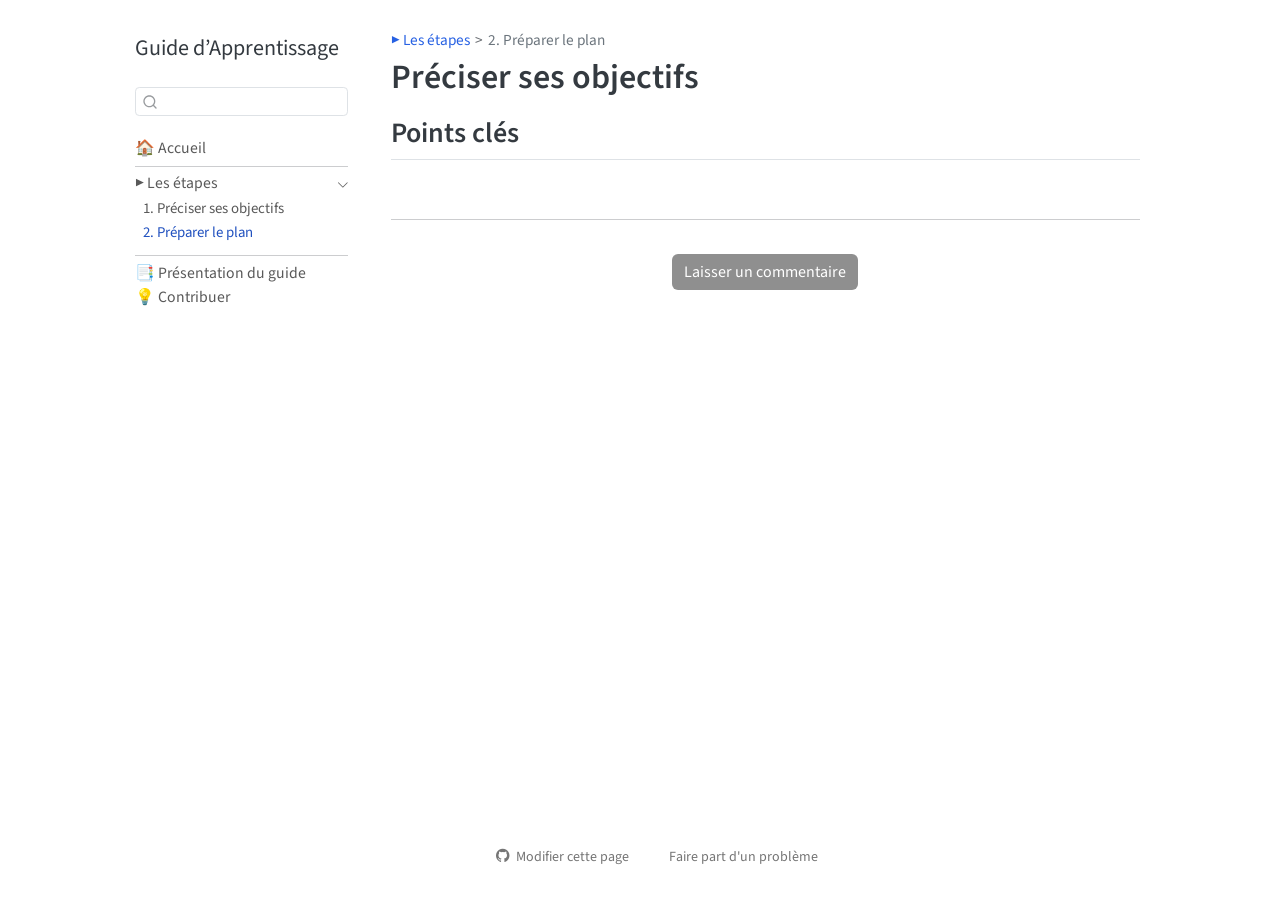
<file: fr/02-preparer-le-plan/index.html>
<!DOCTYPE html>
<html xmlns="http://www.w3.org/1999/xhtml" lang="fr" xml:lang="fr"><head>

<meta charset="utf-8">
<meta name="generator" content="quarto-1.8.26">

<meta name="viewport" content="width=device-width, initial-scale=1.0, user-scalable=yes">


<title>Préciser ses objectifs – Self-learning Guide</title>
<style>
code{white-space: pre-wrap;}
span.smallcaps{font-variant: small-caps;}
div.columns{display: flex; gap: min(4vw, 1.5em);}
div.column{flex: auto; overflow-x: auto;}
div.hanging-indent{margin-left: 1.5em; text-indent: -1.5em;}
ul.task-list{list-style: none;}
ul.task-list li input[type="checkbox"] {
  width: 0.8em;
  margin: 0 0.8em 0.2em -1em; /* quarto-specific, see https://github.com/quarto-dev/quarto-cli/issues/4556 */ 
  vertical-align: middle;
}
</style>


<script src="../../site_libs/quarto-nav/quarto-nav.js"></script>
<script src="../../site_libs/quarto-nav/headroom.min.js"></script>
<script src="../../site_libs/clipboard/clipboard.min.js"></script>
<script src="../../site_libs/quarto-search/autocomplete.umd.js"></script>
<script src="../../site_libs/quarto-search/fuse.min.js"></script>
<script src="../../site_libs/quarto-search/quarto-search.js"></script>
<meta name="quarto:offset" content="../../">
<script src="../../site_libs/quarto-html/quarto.js" type="module"></script>
<script src="../../site_libs/quarto-html/tabsets/tabsets.js" type="module"></script>
<script src="../../site_libs/quarto-html/axe/axe-check.js" type="module"></script>
<script src="../../site_libs/quarto-html/popper.min.js"></script>
<script src="../../site_libs/quarto-html/tippy.umd.min.js"></script>
<script src="../../site_libs/quarto-html/anchor.min.js"></script>
<link href="../../site_libs/quarto-html/tippy.css" rel="stylesheet">
<link href="../../site_libs/quarto-html/quarto-syntax-highlighting-587c61ba64f3a5504c4d52d930310e48.css" rel="stylesheet" id="quarto-text-highlighting-styles">
<script src="../../site_libs/bootstrap/bootstrap.min.js"></script>
<link href="../../site_libs/bootstrap/bootstrap-icons.css" rel="stylesheet">
<link href="../../site_libs/bootstrap/bootstrap-e31584831b205ffbb2d98406f31c2a5b.min.css" rel="stylesheet" append-hash="true" id="quarto-bootstrap" data-mode="light">
<script id="quarto-search-options" type="application/json">{
  "location": "sidebar",
  "copy-button": false,
  "collapse-after": 3,
  "panel-placement": "start",
  "type": "textbox",
  "limit": 50,
  "keyboard-shortcut": [
    "f",
    "/",
    "s"
  ],
  "show-item-context": false,
  "language": {
    "search-no-results-text": "Pas de résultats",
    "search-matching-documents-text": "documents trouvés",
    "search-copy-link-title": "Copier le lien vers la recherche",
    "search-hide-matches-text": "Cacher les correspondances additionnelles",
    "search-more-match-text": "correspondance de plus dans ce document",
    "search-more-matches-text": "correspondances de plus dans ce document",
    "search-clear-button-title": "Effacer",
    "search-text-placeholder": "",
    "search-detached-cancel-button-title": "Annuler",
    "search-submit-button-title": "Envoyer",
    "search-label": "Recherche"
  }
}</script>
<script async="" src="https://hypothes.is/embed.js"></script>
<script>
  window.document.addEventListener("DOMContentLoaded", function (_event) {
    document.body.classList.add('hypothesis-enabled');
  });
</script>
<script>

window.hypothesisConfig = function () {

  // Détecter la langue de la page automatiquement

  var pageLang = 'fr'; //document.documentElement.lang || 'fr';

  var hypothesisLang = 'fr'; //pageLang.split('-')[0];

  

  return {

    // Langue automatique selon la page

    lang: 'fr', //hypothesisLang,

    

    // Interface

    openSidebar: false,              // Ne pas ouvrir automatiquement

    showHighlights: 'whenSidebarOpen',        // Toujours afficher les annotations

    

    // Design moderne

    branding: {

      appBackgroundColor: '#ffffff',

      ctaBackgroundColor: '#2563eb', // Bleu moderne

      ctaTextColor: '#ffffff',

      selectionFontFamily: 'system-ui, -apple-system, "Segoe UI", sans-serif'

    },

    

    // Thème (clair par défaut)

    theme: 'classic',

    

    // Services Hypothesis

    services: [{

      apiUrl: 'https://hypothes.is/api/',

      authority: 'hypothes.is'

    }]

  };

};



// Vérifier que la config est appelée

console.log('hypothesisConfig défini:', typeof window.hypothesisConfig);

</script>



<style>

/* Personnalisation du bouton et de l'interface */

.hypothesis-adder {

  border-radius: 8px !important;

  box-shadow: 0 2px 8px rgba(0, 0, 0, 0.1) !important;

}



.hypothesis-sidebar {

  transition: transform 0.3s ease-in-out !important;

}



/* Animation des highlights */

.hypothesis-highlight {

  transition: background-color 0.2s ease !important;

}

</style>


</head>

<body class="nav-sidebar floating fullcontent quarto-light">

<div id="quarto-search-results"></div>
  <header id="quarto-header" class="headroom fixed-top">
  <nav class="quarto-secondary-nav">
    <div class="container-fluid d-flex">
      <button type="button" class="quarto-btn-toggle btn" data-bs-toggle="collapse" role="button" data-bs-target=".quarto-sidebar-collapse-item" aria-controls="quarto-sidebar" aria-expanded="false" aria-label="Basculer la barre latérale" onclick="if (window.quartoToggleHeadroom) { window.quartoToggleHeadroom(); }">
        <i class="bi bi-layout-text-sidebar-reverse"></i>
      </button>
        <nav class="quarto-page-breadcrumbs" aria-label="breadcrumb"><ol class="breadcrumb"><li class="breadcrumb-item"><a href="../../fr/01-preciser-ses-objectifs/index.html">▶️ Les étapes</a></li><li class="breadcrumb-item"><a href="../../fr/02-preparer-le-plan/index.html">2. Préparer le plan</a></li></ol></nav>
        <a class="flex-grow-1" role="navigation" data-bs-toggle="collapse" data-bs-target=".quarto-sidebar-collapse-item" aria-controls="quarto-sidebar" aria-expanded="false" aria-label="Basculer la barre latérale" onclick="if (window.quartoToggleHeadroom) { window.quartoToggleHeadroom(); }">      
        </a>
      <button type="button" class="btn quarto-search-button" aria-label="Recherche" onclick="window.quartoOpenSearch();">
        <i class="bi bi-search"></i>
      </button>
    </div>
  </nav>
</header>
<!-- content -->
<div id="quarto-content" class="quarto-container page-columns page-rows-contents page-layout-article">
<!-- sidebar -->
  <nav id="quarto-sidebar" class="sidebar collapse collapse-horizontal quarto-sidebar-collapse-item sidebar-navigation floating overflow-auto">
    <div class="pt-lg-2 mt-2 text-left sidebar-header">
    <div class="sidebar-title mb-0 py-0">
      <a href="../../">Guide d’Apprentissage</a> 
    </div>
      </div>
        <div class="mt-2 flex-shrink-0 align-items-center">
        <div class="sidebar-search">
        <div id="quarto-search" class="" title="Recherche"></div>
        </div>
        </div>
    <div class="sidebar-menu-container"> 
    <ul class="list-unstyled mt-1">
        <li class="sidebar-item">
  <div class="sidebar-item-container"> 
  <a href="../../fr/index.html" class="sidebar-item-text sidebar-link">
 <span class="menu-text">🏠 Accueil</span></a>
  </div>
</li>
        <li class="px-0"><hr class="sidebar-divider hi "></li>
        <li class="sidebar-item sidebar-item-section">
      <div class="sidebar-item-container"> 
            <a class="sidebar-item-text sidebar-link text-start" data-bs-toggle="collapse" data-bs-target="#quarto-sidebar-section-1" role="navigation" aria-expanded="true">
 <span class="menu-text">▶️ Les étapes</span></a>
          <a class="sidebar-item-toggle text-start" data-bs-toggle="collapse" data-bs-target="#quarto-sidebar-section-1" role="navigation" aria-expanded="true" aria-label="Basculer la section">
            <i class="bi bi-chevron-right ms-2"></i>
          </a> 
      </div>
      <ul id="quarto-sidebar-section-1" class="collapse list-unstyled sidebar-section depth1 show">  
          <li class="sidebar-item">
  <div class="sidebar-item-container"> 
  <a href="../../fr/01-preciser-ses-objectifs/index.html" class="sidebar-item-text sidebar-link">
 <span class="menu-text">1. Préciser ses objectifs</span></a>
  </div>
</li>
          <li class="sidebar-item">
  <div class="sidebar-item-container"> 
  <a href="../../fr/02-preparer-le-plan/index.html" class="sidebar-item-text sidebar-link active">
 <span class="menu-text">2. Préparer le plan</span></a>
  </div>
</li>
      </ul>
  </li>
        <li class="px-0"><hr class="sidebar-divider hi "></li>
        <li class="sidebar-item">
  <div class="sidebar-item-container"> 
  <a href="../../fr/00-presentation/index.html" class="sidebar-item-text sidebar-link">
 <span class="menu-text">📑 Présentation du guide</span></a>
  </div>
</li>
        <li class="sidebar-item">
  <div class="sidebar-item-container"> 
  <a href="../../fr/00-presentation/contribs.html" class="sidebar-item-text sidebar-link">
 <span class="menu-text">💡 Contribuer</span></a>
  </div>
</li>
    </ul>
    </div>
</nav>
<div id="quarto-sidebar-glass" class="quarto-sidebar-collapse-item" data-bs-toggle="collapse" data-bs-target=".quarto-sidebar-collapse-item"></div>
<!-- margin-sidebar -->
    
<!-- main -->
<main class="content" id="quarto-document-content">

<header id="title-block-header" class="quarto-title-block default"><nav class="quarto-page-breadcrumbs quarto-title-breadcrumbs d-none d-lg-block" aria-label="breadcrumb"><ol class="breadcrumb"><li class="breadcrumb-item"><a href="../../fr/01-preciser-ses-objectifs/index.html">▶️ Les étapes</a></li><li class="breadcrumb-item"><a href="../../fr/02-preparer-le-plan/index.html">2. Préparer le plan</a></li></ol></nav>
<div class="quarto-title">
<h1 class="title">Préciser ses objectifs</h1>
</div>



<div class="quarto-title-meta">

    
  
    
  </div>
  


</header>


<section id="points-clés" class="level2">
<h2 class="anchored" data-anchor-id="points-clés">Points clés</h2>
<br>
<hr>
<div style="text-align: center; margin: 2em 0;">
<p><button data-tally-open="VLjDpE" data-tally-emoji-text="💬" data-tally-emoji-animation="wave" style="padding: 6px 12px; background: #8f8f8fff; color: white; border: none; border-radius: 6px; cursor: pointer; font-size: 16px;"> Laisser un commentaire </button></p>
</div>
<script>
  var d=document,w="https://tally.so/widgets/embed.js",v=function(){"undefined"!=typeof Tally&&Tally.loadEmbeds()};if("undefined"!=typeof Tally)v();else if(d.querySelector('script[src="'+w+'"]')==null){var s=d.createElement("script");s.src=w,s.onload=v,s.onerror=v,d.body.appendChild(s);}
</script>


</section>

</main> <!-- /main -->
<script id="quarto-html-after-body" type="application/javascript">
  window.document.addEventListener("DOMContentLoaded", function (event) {
    const icon = "";
    const anchorJS = new window.AnchorJS();
    anchorJS.options = {
      placement: 'right',
      icon: icon
    };
    anchorJS.add('.anchored');
    const isCodeAnnotation = (el) => {
      for (const clz of el.classList) {
        if (clz.startsWith('code-annotation-')) {                     
          return true;
        }
      }
      return false;
    }
    const onCopySuccess = function(e) {
      // button target
      const button = e.trigger;
      // don't keep focus
      button.blur();
      // flash "checked"
      button.classList.add('code-copy-button-checked');
      var currentTitle = button.getAttribute("title");
      button.setAttribute("title", "Copié");
      let tooltip;
      if (window.bootstrap) {
        button.setAttribute("data-bs-toggle", "tooltip");
        button.setAttribute("data-bs-placement", "left");
        button.setAttribute("data-bs-title", "Copié");
        tooltip = new bootstrap.Tooltip(button, 
          { trigger: "manual", 
            customClass: "code-copy-button-tooltip",
            offset: [0, -8]});
        tooltip.show();    
      }
      setTimeout(function() {
        if (tooltip) {
          tooltip.hide();
          button.removeAttribute("data-bs-title");
          button.removeAttribute("data-bs-toggle");
          button.removeAttribute("data-bs-placement");
        }
        button.setAttribute("title", currentTitle);
        button.classList.remove('code-copy-button-checked');
      }, 1000);
      // clear code selection
      e.clearSelection();
    }
    const getTextToCopy = function(trigger) {
      const outerScaffold = trigger.parentElement.cloneNode(true);
      const codeEl = outerScaffold.querySelector('code');
      for (const childEl of codeEl.children) {
        if (isCodeAnnotation(childEl)) {
          childEl.remove();
        }
      }
      return codeEl.innerText;
    }
    const clipboard = new window.ClipboardJS('.code-copy-button:not([data-in-quarto-modal])', {
      text: getTextToCopy
    });
    clipboard.on('success', onCopySuccess);
    if (window.document.getElementById('quarto-embedded-source-code-modal')) {
      const clipboardModal = new window.ClipboardJS('.code-copy-button[data-in-quarto-modal]', {
        text: getTextToCopy,
        container: window.document.getElementById('quarto-embedded-source-code-modal')
      });
      clipboardModal.on('success', onCopySuccess);
    }
      var localhostRegex = new RegExp(/^(?:http|https):\/\/localhost\:?[0-9]*\//);
      var mailtoRegex = new RegExp(/^mailto:/);
        var filterRegex = new RegExp("https:\/\/loiclg\.github\.io\/guide-for-self-learning\/");
      var isInternal = (href) => {
          return filterRegex.test(href) || localhostRegex.test(href) || mailtoRegex.test(href);
      }
      // Inspect non-navigation links and adorn them if external
     var links = window.document.querySelectorAll('a[href]:not(.nav-link):not(.navbar-brand):not(.toc-action):not(.sidebar-link):not(.sidebar-item-toggle):not(.pagination-link):not(.no-external):not([aria-hidden]):not(.dropdown-item):not(.quarto-navigation-tool):not(.about-link)');
      for (var i=0; i<links.length; i++) {
        const link = links[i];
        if (!isInternal(link.href)) {
          // undo the damage that might have been done by quarto-nav.js in the case of
          // links that we want to consider external
          if (link.dataset.originalHref !== undefined) {
            link.href = link.dataset.originalHref;
          }
            // target, if specified
            link.setAttribute("target", "_blank");
            if (link.getAttribute("rel") === null) {
              link.setAttribute("rel", "noopener");
            }
        }
      }
    function tippyHover(el, contentFn, onTriggerFn, onUntriggerFn) {
      const config = {
        allowHTML: true,
        maxWidth: 500,
        delay: 100,
        arrow: false,
        appendTo: function(el) {
            return el.parentElement;
        },
        interactive: true,
        interactiveBorder: 10,
        theme: 'quarto',
        placement: 'bottom-start',
      };
      if (contentFn) {
        config.content = contentFn;
      }
      if (onTriggerFn) {
        config.onTrigger = onTriggerFn;
      }
      if (onUntriggerFn) {
        config.onUntrigger = onUntriggerFn;
      }
      window.tippy(el, config); 
    }
    const noterefs = window.document.querySelectorAll('a[role="doc-noteref"]');
    for (var i=0; i<noterefs.length; i++) {
      const ref = noterefs[i];
      tippyHover(ref, function() {
        // use id or data attribute instead here
        let href = ref.getAttribute('data-footnote-href') || ref.getAttribute('href');
        try { href = new URL(href).hash; } catch {}
        const id = href.replace(/^#\/?/, "");
        const note = window.document.getElementById(id);
        if (note) {
          return note.innerHTML;
        } else {
          return "";
        }
      });
    }
    const xrefs = window.document.querySelectorAll('a.quarto-xref');
    const processXRef = (id, note) => {
      // Strip column container classes
      const stripColumnClz = (el) => {
        el.classList.remove("page-full", "page-columns");
        if (el.children) {
          for (const child of el.children) {
            stripColumnClz(child);
          }
        }
      }
      stripColumnClz(note)
      if (id === null || id.startsWith('sec-')) {
        // Special case sections, only their first couple elements
        const container = document.createElement("div");
        if (note.children && note.children.length > 2) {
          container.appendChild(note.children[0].cloneNode(true));
          for (let i = 1; i < note.children.length; i++) {
            const child = note.children[i];
            if (child.tagName === "P" && child.innerText === "") {
              continue;
            } else {
              container.appendChild(child.cloneNode(true));
              break;
            }
          }
          if (window.Quarto?.typesetMath) {
            window.Quarto.typesetMath(container);
          }
          return container.innerHTML
        } else {
          if (window.Quarto?.typesetMath) {
            window.Quarto.typesetMath(note);
          }
          return note.innerHTML;
        }
      } else {
        // Remove any anchor links if they are present
        const anchorLink = note.querySelector('a.anchorjs-link');
        if (anchorLink) {
          anchorLink.remove();
        }
        if (window.Quarto?.typesetMath) {
          window.Quarto.typesetMath(note);
        }
        if (note.classList.contains("callout")) {
          return note.outerHTML;
        } else {
          return note.innerHTML;
        }
      }
    }
    for (var i=0; i<xrefs.length; i++) {
      const xref = xrefs[i];
      tippyHover(xref, undefined, function(instance) {
        instance.disable();
        let url = xref.getAttribute('href');
        let hash = undefined; 
        if (url.startsWith('#')) {
          hash = url;
        } else {
          try { hash = new URL(url).hash; } catch {}
        }
        if (hash) {
          const id = hash.replace(/^#\/?/, "");
          const note = window.document.getElementById(id);
          if (note !== null) {
            try {
              const html = processXRef(id, note.cloneNode(true));
              instance.setContent(html);
            } finally {
              instance.enable();
              instance.show();
            }
          } else {
            // See if we can fetch this
            fetch(url.split('#')[0])
            .then(res => res.text())
            .then(html => {
              const parser = new DOMParser();
              const htmlDoc = parser.parseFromString(html, "text/html");
              const note = htmlDoc.getElementById(id);
              if (note !== null) {
                const html = processXRef(id, note);
                instance.setContent(html);
              } 
            }).finally(() => {
              instance.enable();
              instance.show();
            });
          }
        } else {
          // See if we can fetch a full url (with no hash to target)
          // This is a special case and we should probably do some content thinning / targeting
          fetch(url)
          .then(res => res.text())
          .then(html => {
            const parser = new DOMParser();
            const htmlDoc = parser.parseFromString(html, "text/html");
            const note = htmlDoc.querySelector('main.content');
            if (note !== null) {
              // This should only happen for chapter cross references
              // (since there is no id in the URL)
              // remove the first header
              if (note.children.length > 0 && note.children[0].tagName === "HEADER") {
                note.children[0].remove();
              }
              const html = processXRef(null, note);
              instance.setContent(html);
            } 
          }).finally(() => {
            instance.enable();
            instance.show();
          });
        }
      }, function(instance) {
      });
    }
        let selectedAnnoteEl;
        const selectorForAnnotation = ( cell, annotation) => {
          let cellAttr = 'data-code-cell="' + cell + '"';
          let lineAttr = 'data-code-annotation="' +  annotation + '"';
          const selector = 'span[' + cellAttr + '][' + lineAttr + ']';
          return selector;
        }
        const selectCodeLines = (annoteEl) => {
          const doc = window.document;
          const targetCell = annoteEl.getAttribute("data-target-cell");
          const targetAnnotation = annoteEl.getAttribute("data-target-annotation");
          const annoteSpan = window.document.querySelector(selectorForAnnotation(targetCell, targetAnnotation));
          const lines = annoteSpan.getAttribute("data-code-lines").split(",");
          const lineIds = lines.map((line) => {
            return targetCell + "-" + line;
          })
          let top = null;
          let height = null;
          let parent = null;
          if (lineIds.length > 0) {
              //compute the position of the single el (top and bottom and make a div)
              const el = window.document.getElementById(lineIds[0]);
              top = el.offsetTop;
              height = el.offsetHeight;
              parent = el.parentElement.parentElement;
            if (lineIds.length > 1) {
              const lastEl = window.document.getElementById(lineIds[lineIds.length - 1]);
              const bottom = lastEl.offsetTop + lastEl.offsetHeight;
              height = bottom - top;
            }
            if (top !== null && height !== null && parent !== null) {
              // cook up a div (if necessary) and position it 
              let div = window.document.getElementById("code-annotation-line-highlight");
              if (div === null) {
                div = window.document.createElement("div");
                div.setAttribute("id", "code-annotation-line-highlight");
                div.style.position = 'absolute';
                parent.appendChild(div);
              }
              div.style.top = top - 2 + "px";
              div.style.height = height + 4 + "px";
              div.style.left = 0;
              let gutterDiv = window.document.getElementById("code-annotation-line-highlight-gutter");
              if (gutterDiv === null) {
                gutterDiv = window.document.createElement("div");
                gutterDiv.setAttribute("id", "code-annotation-line-highlight-gutter");
                gutterDiv.style.position = 'absolute';
                const codeCell = window.document.getElementById(targetCell);
                const gutter = codeCell.querySelector('.code-annotation-gutter');
                gutter.appendChild(gutterDiv);
              }
              gutterDiv.style.top = top - 2 + "px";
              gutterDiv.style.height = height + 4 + "px";
            }
            selectedAnnoteEl = annoteEl;
          }
        };
        const unselectCodeLines = () => {
          const elementsIds = ["code-annotation-line-highlight", "code-annotation-line-highlight-gutter"];
          elementsIds.forEach((elId) => {
            const div = window.document.getElementById(elId);
            if (div) {
              div.remove();
            }
          });
          selectedAnnoteEl = undefined;
        };
          // Handle positioning of the toggle
      window.addEventListener(
        "resize",
        throttle(() => {
          elRect = undefined;
          if (selectedAnnoteEl) {
            selectCodeLines(selectedAnnoteEl);
          }
        }, 10)
      );
      function throttle(fn, ms) {
      let throttle = false;
      let timer;
        return (...args) => {
          if(!throttle) { // first call gets through
              fn.apply(this, args);
              throttle = true;
          } else { // all the others get throttled
              if(timer) clearTimeout(timer); // cancel #2
              timer = setTimeout(() => {
                fn.apply(this, args);
                timer = throttle = false;
              }, ms);
          }
        };
      }
        // Attach click handler to the DT
        const annoteDls = window.document.querySelectorAll('dt[data-target-cell]');
        for (const annoteDlNode of annoteDls) {
          annoteDlNode.addEventListener('click', (event) => {
            const clickedEl = event.target;
            if (clickedEl !== selectedAnnoteEl) {
              unselectCodeLines();
              const activeEl = window.document.querySelector('dt[data-target-cell].code-annotation-active');
              if (activeEl) {
                activeEl.classList.remove('code-annotation-active');
              }
              selectCodeLines(clickedEl);
              clickedEl.classList.add('code-annotation-active');
            } else {
              // Unselect the line
              unselectCodeLines();
              clickedEl.classList.remove('code-annotation-active');
            }
          });
        }
    const findCites = (el) => {
      const parentEl = el.parentElement;
      if (parentEl) {
        const cites = parentEl.dataset.cites;
        if (cites) {
          return {
            el,
            cites: cites.split(' ')
          };
        } else {
          return findCites(el.parentElement)
        }
      } else {
        return undefined;
      }
    };
    var bibliorefs = window.document.querySelectorAll('a[role="doc-biblioref"]');
    for (var i=0; i<bibliorefs.length; i++) {
      const ref = bibliorefs[i];
      const citeInfo = findCites(ref);
      if (citeInfo) {
        tippyHover(citeInfo.el, function() {
          var popup = window.document.createElement('div');
          citeInfo.cites.forEach(function(cite) {
            var citeDiv = window.document.createElement('div');
            citeDiv.classList.add('hanging-indent');
            citeDiv.classList.add('csl-entry');
            var biblioDiv = window.document.getElementById('ref-' + cite);
            if (biblioDiv) {
              citeDiv.innerHTML = biblioDiv.innerHTML;
            }
            popup.appendChild(citeDiv);
          });
          return popup.innerHTML;
        });
      }
    }
  });
  </script>
</div> <!-- /content -->




<footer class="footer"><div class="nav-footer"><div class="nav-footer-center"><div class="toc-actions"><ul><li><a href="https://github.com/loiclg/guide-for-self-learning/edit/main/fr/02-preparer-le-plan/index.qmd" class="toc-action"><i class="bi bi-github"></i>Modifier cette page</a></li><li><a href="https://github.com/loiclg/guide-for-self-learning/issues/new" class="toc-action"><i class="bi empty"></i>Faire part d'un problème</a></li></ul></div></div></div></footer></body></html>
</file>
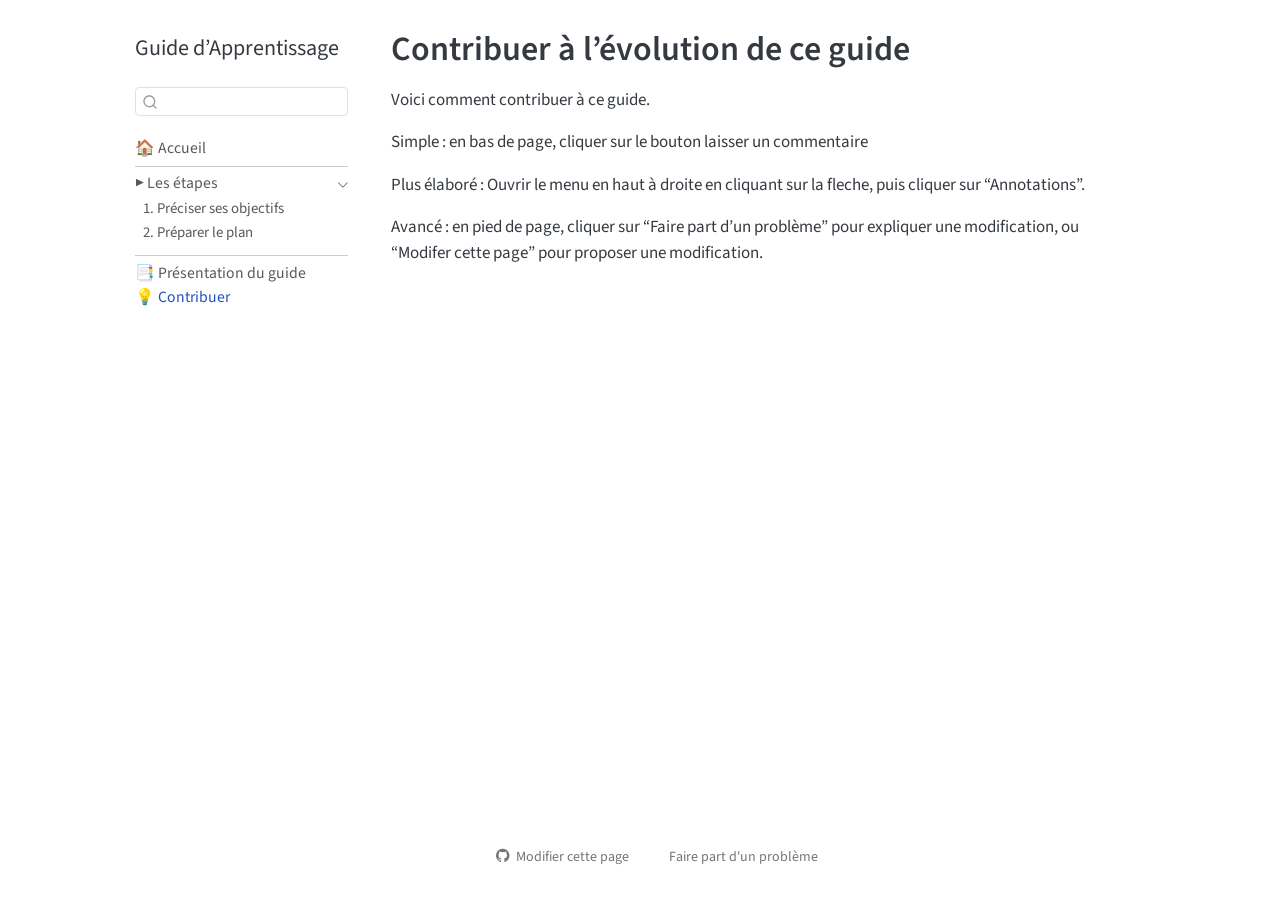
<file: fr/00-presentation/contribs.html>
<!DOCTYPE html>
<html xmlns="http://www.w3.org/1999/xhtml" lang="fr" xml:lang="fr"><head>

<meta charset="utf-8">
<meta name="generator" content="quarto-1.8.26">

<meta name="viewport" content="width=device-width, initial-scale=1.0, user-scalable=yes">


<title>Contribuer à l’évolution de ce guide – Self-learning Guide</title>
<style>
code{white-space: pre-wrap;}
span.smallcaps{font-variant: small-caps;}
div.columns{display: flex; gap: min(4vw, 1.5em);}
div.column{flex: auto; overflow-x: auto;}
div.hanging-indent{margin-left: 1.5em; text-indent: -1.5em;}
ul.task-list{list-style: none;}
ul.task-list li input[type="checkbox"] {
  width: 0.8em;
  margin: 0 0.8em 0.2em -1em; /* quarto-specific, see https://github.com/quarto-dev/quarto-cli/issues/4556 */ 
  vertical-align: middle;
}
</style>


<script src="../../site_libs/quarto-nav/quarto-nav.js"></script>
<script src="../../site_libs/quarto-nav/headroom.min.js"></script>
<script src="../../site_libs/clipboard/clipboard.min.js"></script>
<script src="../../site_libs/quarto-search/autocomplete.umd.js"></script>
<script src="../../site_libs/quarto-search/fuse.min.js"></script>
<script src="../../site_libs/quarto-search/quarto-search.js"></script>
<meta name="quarto:offset" content="../../">
<script src="../../site_libs/quarto-html/quarto.js" type="module"></script>
<script src="../../site_libs/quarto-html/tabsets/tabsets.js" type="module"></script>
<script src="../../site_libs/quarto-html/axe/axe-check.js" type="module"></script>
<script src="../../site_libs/quarto-html/popper.min.js"></script>
<script src="../../site_libs/quarto-html/tippy.umd.min.js"></script>
<script src="../../site_libs/quarto-html/anchor.min.js"></script>
<link href="../../site_libs/quarto-html/tippy.css" rel="stylesheet">
<link href="../../site_libs/quarto-html/quarto-syntax-highlighting-587c61ba64f3a5504c4d52d930310e48.css" rel="stylesheet" id="quarto-text-highlighting-styles">
<script src="../../site_libs/bootstrap/bootstrap.min.js"></script>
<link href="../../site_libs/bootstrap/bootstrap-icons.css" rel="stylesheet">
<link href="../../site_libs/bootstrap/bootstrap-e31584831b205ffbb2d98406f31c2a5b.min.css" rel="stylesheet" append-hash="true" id="quarto-bootstrap" data-mode="light">
<script id="quarto-search-options" type="application/json">{
  "location": "sidebar",
  "copy-button": false,
  "collapse-after": 3,
  "panel-placement": "start",
  "type": "textbox",
  "limit": 50,
  "keyboard-shortcut": [
    "f",
    "/",
    "s"
  ],
  "show-item-context": false,
  "language": {
    "search-no-results-text": "Pas de résultats",
    "search-matching-documents-text": "documents trouvés",
    "search-copy-link-title": "Copier le lien vers la recherche",
    "search-hide-matches-text": "Cacher les correspondances additionnelles",
    "search-more-match-text": "correspondance de plus dans ce document",
    "search-more-matches-text": "correspondances de plus dans ce document",
    "search-clear-button-title": "Effacer",
    "search-text-placeholder": "",
    "search-detached-cancel-button-title": "Annuler",
    "search-submit-button-title": "Envoyer",
    "search-label": "Recherche"
  }
}</script>
<script async="" src="https://hypothes.is/embed.js"></script>
<script>
  window.document.addEventListener("DOMContentLoaded", function (_event) {
    document.body.classList.add('hypothesis-enabled');
  });
</script>
<script>

window.hypothesisConfig = function () {

  // Détecter la langue de la page automatiquement

  var pageLang = 'fr'; //document.documentElement.lang || 'fr';

  var hypothesisLang = 'fr'; //pageLang.split('-')[0];

  

  return {

    // Langue automatique selon la page

    lang: 'fr', //hypothesisLang,

    

    // Interface

    openSidebar: false,              // Ne pas ouvrir automatiquement

    showHighlights: 'whenSidebarOpen',        // Toujours afficher les annotations

    

    // Design moderne

    branding: {

      appBackgroundColor: '#ffffff',

      ctaBackgroundColor: '#2563eb', // Bleu moderne

      ctaTextColor: '#ffffff',

      selectionFontFamily: 'system-ui, -apple-system, "Segoe UI", sans-serif'

    },

    

    // Thème (clair par défaut)

    theme: 'classic',

    

    // Services Hypothesis

    services: [{

      apiUrl: 'https://hypothes.is/api/',

      authority: 'hypothes.is'

    }]

  };

};



// Vérifier que la config est appelée

console.log('hypothesisConfig défini:', typeof window.hypothesisConfig);

</script>



<style>

/* Personnalisation du bouton et de l'interface */

.hypothesis-adder {

  border-radius: 8px !important;

  box-shadow: 0 2px 8px rgba(0, 0, 0, 0.1) !important;

}



.hypothesis-sidebar {

  transition: transform 0.3s ease-in-out !important;

}



/* Animation des highlights */

.hypothesis-highlight {

  transition: background-color 0.2s ease !important;

}

</style>


</head>

<body class="nav-sidebar floating fullcontent quarto-light">

<div id="quarto-search-results"></div>
  <header id="quarto-header" class="headroom fixed-top">
  <nav class="quarto-secondary-nav">
    <div class="container-fluid d-flex">
      <button type="button" class="quarto-btn-toggle btn" data-bs-toggle="collapse" role="button" data-bs-target=".quarto-sidebar-collapse-item" aria-controls="quarto-sidebar" aria-expanded="false" aria-label="Basculer la barre latérale" onclick="if (window.quartoToggleHeadroom) { window.quartoToggleHeadroom(); }">
        <i class="bi bi-layout-text-sidebar-reverse"></i>
      </button>
        <nav class="quarto-page-breadcrumbs" aria-label="breadcrumb"><ol class="breadcrumb"><li class="breadcrumb-item"><a href="../../fr/00-presentation/contribs.html">💡 Contribuer</a></li></ol></nav>
        <a class="flex-grow-1" role="navigation" data-bs-toggle="collapse" data-bs-target=".quarto-sidebar-collapse-item" aria-controls="quarto-sidebar" aria-expanded="false" aria-label="Basculer la barre latérale" onclick="if (window.quartoToggleHeadroom) { window.quartoToggleHeadroom(); }">      
        </a>
      <button type="button" class="btn quarto-search-button" aria-label="Recherche" onclick="window.quartoOpenSearch();">
        <i class="bi bi-search"></i>
      </button>
    </div>
  </nav>
</header>
<!-- content -->
<div id="quarto-content" class="quarto-container page-columns page-rows-contents page-layout-article">
<!-- sidebar -->
  <nav id="quarto-sidebar" class="sidebar collapse collapse-horizontal quarto-sidebar-collapse-item sidebar-navigation floating overflow-auto">
    <div class="pt-lg-2 mt-2 text-left sidebar-header">
    <div class="sidebar-title mb-0 py-0">
      <a href="../../">Guide d’Apprentissage</a> 
    </div>
      </div>
        <div class="mt-2 flex-shrink-0 align-items-center">
        <div class="sidebar-search">
        <div id="quarto-search" class="" title="Recherche"></div>
        </div>
        </div>
    <div class="sidebar-menu-container"> 
    <ul class="list-unstyled mt-1">
        <li class="sidebar-item">
  <div class="sidebar-item-container"> 
  <a href="../../fr/index.html" class="sidebar-item-text sidebar-link">
 <span class="menu-text">🏠 Accueil</span></a>
  </div>
</li>
        <li class="px-0"><hr class="sidebar-divider hi "></li>
        <li class="sidebar-item sidebar-item-section">
      <div class="sidebar-item-container"> 
            <a class="sidebar-item-text sidebar-link text-start" data-bs-toggle="collapse" data-bs-target="#quarto-sidebar-section-1" role="navigation" aria-expanded="true">
 <span class="menu-text">▶️ Les étapes</span></a>
          <a class="sidebar-item-toggle text-start" data-bs-toggle="collapse" data-bs-target="#quarto-sidebar-section-1" role="navigation" aria-expanded="true" aria-label="Basculer la section">
            <i class="bi bi-chevron-right ms-2"></i>
          </a> 
      </div>
      <ul id="quarto-sidebar-section-1" class="collapse list-unstyled sidebar-section depth1 show">  
          <li class="sidebar-item">
  <div class="sidebar-item-container"> 
  <a href="../../fr/01-preciser-ses-objectifs/index.html" class="sidebar-item-text sidebar-link">
 <span class="menu-text">1. Préciser ses objectifs</span></a>
  </div>
</li>
          <li class="sidebar-item">
  <div class="sidebar-item-container"> 
  <a href="../../fr/02-preparer-le-plan/index.html" class="sidebar-item-text sidebar-link">
 <span class="menu-text">2. Préparer le plan</span></a>
  </div>
</li>
      </ul>
  </li>
        <li class="px-0"><hr class="sidebar-divider hi "></li>
        <li class="sidebar-item">
  <div class="sidebar-item-container"> 
  <a href="../../fr/00-presentation/index.html" class="sidebar-item-text sidebar-link">
 <span class="menu-text">📑 Présentation du guide</span></a>
  </div>
</li>
        <li class="sidebar-item">
  <div class="sidebar-item-container"> 
  <a href="../../fr/00-presentation/contribs.html" class="sidebar-item-text sidebar-link active">
 <span class="menu-text">💡 Contribuer</span></a>
  </div>
</li>
    </ul>
    </div>
</nav>
<div id="quarto-sidebar-glass" class="quarto-sidebar-collapse-item" data-bs-toggle="collapse" data-bs-target=".quarto-sidebar-collapse-item"></div>
<!-- margin-sidebar -->
    
<!-- main -->
<main class="content" id="quarto-document-content">

<header id="title-block-header" class="quarto-title-block default">
<div class="quarto-title">
<h1 class="title">Contribuer à l’évolution de ce guide</h1>
</div>



<div class="quarto-title-meta">

    
  
    
  </div>
  


</header>


<p>Voici comment contribuer à ce guide.</p>
<p>Simple : en bas de page, cliquer sur le bouton laisser un commentaire</p>
<p>Plus élaboré : Ouvrir le menu en haut à droite en cliquant sur la fleche, puis cliquer sur “Annotations”.</p>
<p>Avancé : en pied de page, cliquer sur “Faire part d’un problème” pour expliquer une modification, ou “Modifer cette page” pour proposer une modification.</p>



</main> <!-- /main -->
<script id="quarto-html-after-body" type="application/javascript">
  window.document.addEventListener("DOMContentLoaded", function (event) {
    const icon = "";
    const anchorJS = new window.AnchorJS();
    anchorJS.options = {
      placement: 'right',
      icon: icon
    };
    anchorJS.add('.anchored');
    const isCodeAnnotation = (el) => {
      for (const clz of el.classList) {
        if (clz.startsWith('code-annotation-')) {                     
          return true;
        }
      }
      return false;
    }
    const onCopySuccess = function(e) {
      // button target
      const button = e.trigger;
      // don't keep focus
      button.blur();
      // flash "checked"
      button.classList.add('code-copy-button-checked');
      var currentTitle = button.getAttribute("title");
      button.setAttribute("title", "Copié");
      let tooltip;
      if (window.bootstrap) {
        button.setAttribute("data-bs-toggle", "tooltip");
        button.setAttribute("data-bs-placement", "left");
        button.setAttribute("data-bs-title", "Copié");
        tooltip = new bootstrap.Tooltip(button, 
          { trigger: "manual", 
            customClass: "code-copy-button-tooltip",
            offset: [0, -8]});
        tooltip.show();    
      }
      setTimeout(function() {
        if (tooltip) {
          tooltip.hide();
          button.removeAttribute("data-bs-title");
          button.removeAttribute("data-bs-toggle");
          button.removeAttribute("data-bs-placement");
        }
        button.setAttribute("title", currentTitle);
        button.classList.remove('code-copy-button-checked');
      }, 1000);
      // clear code selection
      e.clearSelection();
    }
    const getTextToCopy = function(trigger) {
      const outerScaffold = trigger.parentElement.cloneNode(true);
      const codeEl = outerScaffold.querySelector('code');
      for (const childEl of codeEl.children) {
        if (isCodeAnnotation(childEl)) {
          childEl.remove();
        }
      }
      return codeEl.innerText;
    }
    const clipboard = new window.ClipboardJS('.code-copy-button:not([data-in-quarto-modal])', {
      text: getTextToCopy
    });
    clipboard.on('success', onCopySuccess);
    if (window.document.getElementById('quarto-embedded-source-code-modal')) {
      const clipboardModal = new window.ClipboardJS('.code-copy-button[data-in-quarto-modal]', {
        text: getTextToCopy,
        container: window.document.getElementById('quarto-embedded-source-code-modal')
      });
      clipboardModal.on('success', onCopySuccess);
    }
      var localhostRegex = new RegExp(/^(?:http|https):\/\/localhost\:?[0-9]*\//);
      var mailtoRegex = new RegExp(/^mailto:/);
        var filterRegex = new RegExp("https:\/\/loiclg\.github\.io\/guide-for-self-learning\/");
      var isInternal = (href) => {
          return filterRegex.test(href) || localhostRegex.test(href) || mailtoRegex.test(href);
      }
      // Inspect non-navigation links and adorn them if external
     var links = window.document.querySelectorAll('a[href]:not(.nav-link):not(.navbar-brand):not(.toc-action):not(.sidebar-link):not(.sidebar-item-toggle):not(.pagination-link):not(.no-external):not([aria-hidden]):not(.dropdown-item):not(.quarto-navigation-tool):not(.about-link)');
      for (var i=0; i<links.length; i++) {
        const link = links[i];
        if (!isInternal(link.href)) {
          // undo the damage that might have been done by quarto-nav.js in the case of
          // links that we want to consider external
          if (link.dataset.originalHref !== undefined) {
            link.href = link.dataset.originalHref;
          }
            // target, if specified
            link.setAttribute("target", "_blank");
            if (link.getAttribute("rel") === null) {
              link.setAttribute("rel", "noopener");
            }
        }
      }
    function tippyHover(el, contentFn, onTriggerFn, onUntriggerFn) {
      const config = {
        allowHTML: true,
        maxWidth: 500,
        delay: 100,
        arrow: false,
        appendTo: function(el) {
            return el.parentElement;
        },
        interactive: true,
        interactiveBorder: 10,
        theme: 'quarto',
        placement: 'bottom-start',
      };
      if (contentFn) {
        config.content = contentFn;
      }
      if (onTriggerFn) {
        config.onTrigger = onTriggerFn;
      }
      if (onUntriggerFn) {
        config.onUntrigger = onUntriggerFn;
      }
      window.tippy(el, config); 
    }
    const noterefs = window.document.querySelectorAll('a[role="doc-noteref"]');
    for (var i=0; i<noterefs.length; i++) {
      const ref = noterefs[i];
      tippyHover(ref, function() {
        // use id or data attribute instead here
        let href = ref.getAttribute('data-footnote-href') || ref.getAttribute('href');
        try { href = new URL(href).hash; } catch {}
        const id = href.replace(/^#\/?/, "");
        const note = window.document.getElementById(id);
        if (note) {
          return note.innerHTML;
        } else {
          return "";
        }
      });
    }
    const xrefs = window.document.querySelectorAll('a.quarto-xref');
    const processXRef = (id, note) => {
      // Strip column container classes
      const stripColumnClz = (el) => {
        el.classList.remove("page-full", "page-columns");
        if (el.children) {
          for (const child of el.children) {
            stripColumnClz(child);
          }
        }
      }
      stripColumnClz(note)
      if (id === null || id.startsWith('sec-')) {
        // Special case sections, only their first couple elements
        const container = document.createElement("div");
        if (note.children && note.children.length > 2) {
          container.appendChild(note.children[0].cloneNode(true));
          for (let i = 1; i < note.children.length; i++) {
            const child = note.children[i];
            if (child.tagName === "P" && child.innerText === "") {
              continue;
            } else {
              container.appendChild(child.cloneNode(true));
              break;
            }
          }
          if (window.Quarto?.typesetMath) {
            window.Quarto.typesetMath(container);
          }
          return container.innerHTML
        } else {
          if (window.Quarto?.typesetMath) {
            window.Quarto.typesetMath(note);
          }
          return note.innerHTML;
        }
      } else {
        // Remove any anchor links if they are present
        const anchorLink = note.querySelector('a.anchorjs-link');
        if (anchorLink) {
          anchorLink.remove();
        }
        if (window.Quarto?.typesetMath) {
          window.Quarto.typesetMath(note);
        }
        if (note.classList.contains("callout")) {
          return note.outerHTML;
        } else {
          return note.innerHTML;
        }
      }
    }
    for (var i=0; i<xrefs.length; i++) {
      const xref = xrefs[i];
      tippyHover(xref, undefined, function(instance) {
        instance.disable();
        let url = xref.getAttribute('href');
        let hash = undefined; 
        if (url.startsWith('#')) {
          hash = url;
        } else {
          try { hash = new URL(url).hash; } catch {}
        }
        if (hash) {
          const id = hash.replace(/^#\/?/, "");
          const note = window.document.getElementById(id);
          if (note !== null) {
            try {
              const html = processXRef(id, note.cloneNode(true));
              instance.setContent(html);
            } finally {
              instance.enable();
              instance.show();
            }
          } else {
            // See if we can fetch this
            fetch(url.split('#')[0])
            .then(res => res.text())
            .then(html => {
              const parser = new DOMParser();
              const htmlDoc = parser.parseFromString(html, "text/html");
              const note = htmlDoc.getElementById(id);
              if (note !== null) {
                const html = processXRef(id, note);
                instance.setContent(html);
              } 
            }).finally(() => {
              instance.enable();
              instance.show();
            });
          }
        } else {
          // See if we can fetch a full url (with no hash to target)
          // This is a special case and we should probably do some content thinning / targeting
          fetch(url)
          .then(res => res.text())
          .then(html => {
            const parser = new DOMParser();
            const htmlDoc = parser.parseFromString(html, "text/html");
            const note = htmlDoc.querySelector('main.content');
            if (note !== null) {
              // This should only happen for chapter cross references
              // (since there is no id in the URL)
              // remove the first header
              if (note.children.length > 0 && note.children[0].tagName === "HEADER") {
                note.children[0].remove();
              }
              const html = processXRef(null, note);
              instance.setContent(html);
            } 
          }).finally(() => {
            instance.enable();
            instance.show();
          });
        }
      }, function(instance) {
      });
    }
        let selectedAnnoteEl;
        const selectorForAnnotation = ( cell, annotation) => {
          let cellAttr = 'data-code-cell="' + cell + '"';
          let lineAttr = 'data-code-annotation="' +  annotation + '"';
          const selector = 'span[' + cellAttr + '][' + lineAttr + ']';
          return selector;
        }
        const selectCodeLines = (annoteEl) => {
          const doc = window.document;
          const targetCell = annoteEl.getAttribute("data-target-cell");
          const targetAnnotation = annoteEl.getAttribute("data-target-annotation");
          const annoteSpan = window.document.querySelector(selectorForAnnotation(targetCell, targetAnnotation));
          const lines = annoteSpan.getAttribute("data-code-lines").split(",");
          const lineIds = lines.map((line) => {
            return targetCell + "-" + line;
          })
          let top = null;
          let height = null;
          let parent = null;
          if (lineIds.length > 0) {
              //compute the position of the single el (top and bottom and make a div)
              const el = window.document.getElementById(lineIds[0]);
              top = el.offsetTop;
              height = el.offsetHeight;
              parent = el.parentElement.parentElement;
            if (lineIds.length > 1) {
              const lastEl = window.document.getElementById(lineIds[lineIds.length - 1]);
              const bottom = lastEl.offsetTop + lastEl.offsetHeight;
              height = bottom - top;
            }
            if (top !== null && height !== null && parent !== null) {
              // cook up a div (if necessary) and position it 
              let div = window.document.getElementById("code-annotation-line-highlight");
              if (div === null) {
                div = window.document.createElement("div");
                div.setAttribute("id", "code-annotation-line-highlight");
                div.style.position = 'absolute';
                parent.appendChild(div);
              }
              div.style.top = top - 2 + "px";
              div.style.height = height + 4 + "px";
              div.style.left = 0;
              let gutterDiv = window.document.getElementById("code-annotation-line-highlight-gutter");
              if (gutterDiv === null) {
                gutterDiv = window.document.createElement("div");
                gutterDiv.setAttribute("id", "code-annotation-line-highlight-gutter");
                gutterDiv.style.position = 'absolute';
                const codeCell = window.document.getElementById(targetCell);
                const gutter = codeCell.querySelector('.code-annotation-gutter');
                gutter.appendChild(gutterDiv);
              }
              gutterDiv.style.top = top - 2 + "px";
              gutterDiv.style.height = height + 4 + "px";
            }
            selectedAnnoteEl = annoteEl;
          }
        };
        const unselectCodeLines = () => {
          const elementsIds = ["code-annotation-line-highlight", "code-annotation-line-highlight-gutter"];
          elementsIds.forEach((elId) => {
            const div = window.document.getElementById(elId);
            if (div) {
              div.remove();
            }
          });
          selectedAnnoteEl = undefined;
        };
          // Handle positioning of the toggle
      window.addEventListener(
        "resize",
        throttle(() => {
          elRect = undefined;
          if (selectedAnnoteEl) {
            selectCodeLines(selectedAnnoteEl);
          }
        }, 10)
      );
      function throttle(fn, ms) {
      let throttle = false;
      let timer;
        return (...args) => {
          if(!throttle) { // first call gets through
              fn.apply(this, args);
              throttle = true;
          } else { // all the others get throttled
              if(timer) clearTimeout(timer); // cancel #2
              timer = setTimeout(() => {
                fn.apply(this, args);
                timer = throttle = false;
              }, ms);
          }
        };
      }
        // Attach click handler to the DT
        const annoteDls = window.document.querySelectorAll('dt[data-target-cell]');
        for (const annoteDlNode of annoteDls) {
          annoteDlNode.addEventListener('click', (event) => {
            const clickedEl = event.target;
            if (clickedEl !== selectedAnnoteEl) {
              unselectCodeLines();
              const activeEl = window.document.querySelector('dt[data-target-cell].code-annotation-active');
              if (activeEl) {
                activeEl.classList.remove('code-annotation-active');
              }
              selectCodeLines(clickedEl);
              clickedEl.classList.add('code-annotation-active');
            } else {
              // Unselect the line
              unselectCodeLines();
              clickedEl.classList.remove('code-annotation-active');
            }
          });
        }
    const findCites = (el) => {
      const parentEl = el.parentElement;
      if (parentEl) {
        const cites = parentEl.dataset.cites;
        if (cites) {
          return {
            el,
            cites: cites.split(' ')
          };
        } else {
          return findCites(el.parentElement)
        }
      } else {
        return undefined;
      }
    };
    var bibliorefs = window.document.querySelectorAll('a[role="doc-biblioref"]');
    for (var i=0; i<bibliorefs.length; i++) {
      const ref = bibliorefs[i];
      const citeInfo = findCites(ref);
      if (citeInfo) {
        tippyHover(citeInfo.el, function() {
          var popup = window.document.createElement('div');
          citeInfo.cites.forEach(function(cite) {
            var citeDiv = window.document.createElement('div');
            citeDiv.classList.add('hanging-indent');
            citeDiv.classList.add('csl-entry');
            var biblioDiv = window.document.getElementById('ref-' + cite);
            if (biblioDiv) {
              citeDiv.innerHTML = biblioDiv.innerHTML;
            }
            popup.appendChild(citeDiv);
          });
          return popup.innerHTML;
        });
      }
    }
  });
  </script>
</div> <!-- /content -->




<footer class="footer"><div class="nav-footer"><div class="nav-footer-center"><div class="toc-actions"><ul><li><a href="https://github.com/loiclg/guide-for-self-learning/edit/main/fr/00-presentation/contribs.qmd" class="toc-action"><i class="bi bi-github"></i>Modifier cette page</a></li><li><a href="https://github.com/loiclg/guide-for-self-learning/issues/new" class="toc-action"><i class="bi empty"></i>Faire part d'un problème</a></li></ul></div></div></div></footer></body></html>
</file>
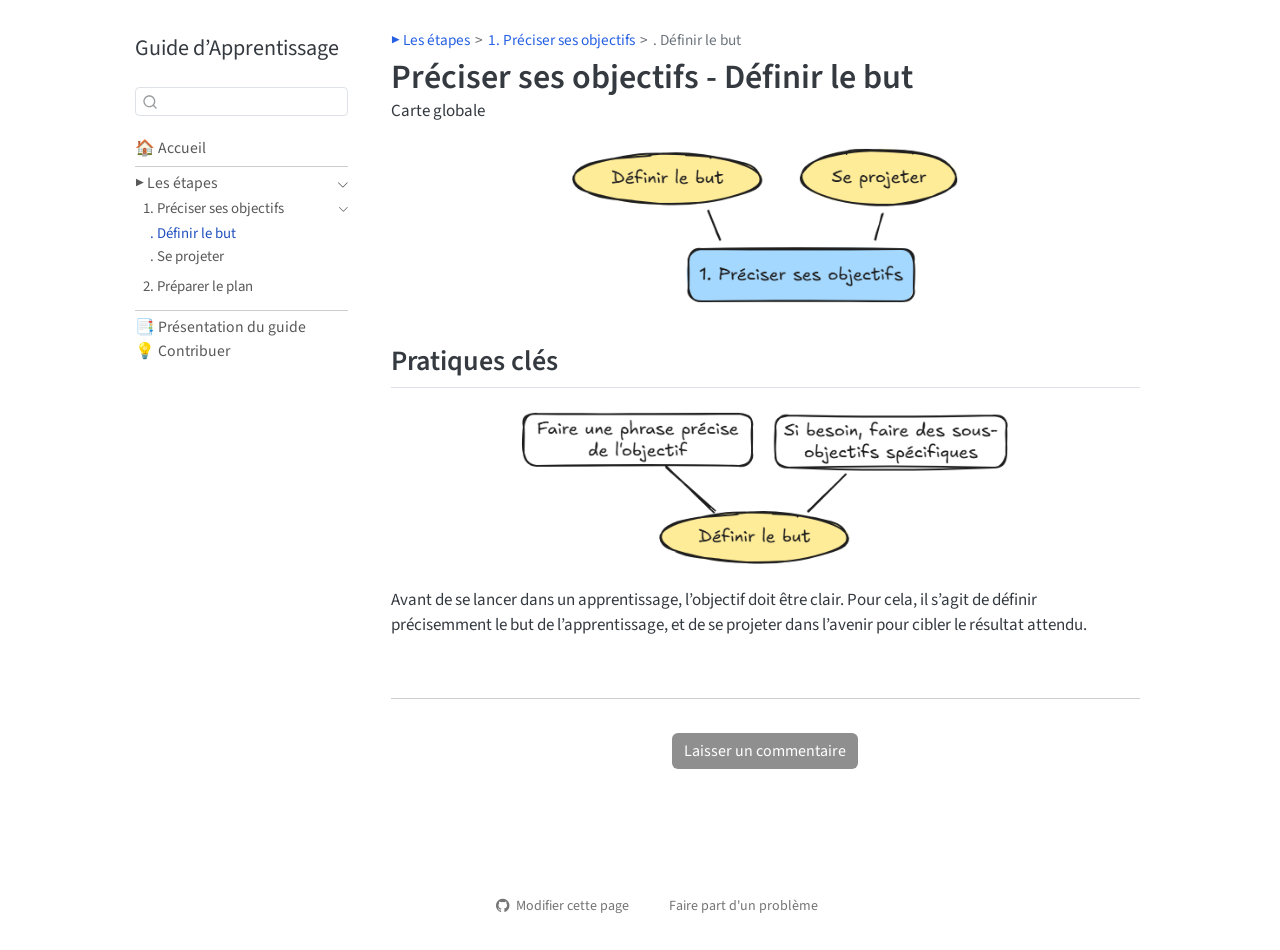
<file: fr/01-preciser-ses-objectifs/definir-le-but.html>
<!DOCTYPE html>
<html xmlns="http://www.w3.org/1999/xhtml" lang="fr" xml:lang="fr"><head>

<meta charset="utf-8">
<meta name="generator" content="quarto-1.8.26">

<meta name="viewport" content="width=device-width, initial-scale=1.0, user-scalable=yes">

<meta name="description" content="Carte globale">

<title>Préciser ses objectifs - Définir le but – Self-learning Guide</title>
<style>
code{white-space: pre-wrap;}
span.smallcaps{font-variant: small-caps;}
div.columns{display: flex; gap: min(4vw, 1.5em);}
div.column{flex: auto; overflow-x: auto;}
div.hanging-indent{margin-left: 1.5em; text-indent: -1.5em;}
ul.task-list{list-style: none;}
ul.task-list li input[type="checkbox"] {
  width: 0.8em;
  margin: 0 0.8em 0.2em -1em; /* quarto-specific, see https://github.com/quarto-dev/quarto-cli/issues/4556 */ 
  vertical-align: middle;
}
</style>


<script src="../../site_libs/quarto-nav/quarto-nav.js"></script>
<script src="../../site_libs/quarto-nav/headroom.min.js"></script>
<script src="../../site_libs/clipboard/clipboard.min.js"></script>
<script src="../../site_libs/quarto-search/autocomplete.umd.js"></script>
<script src="../../site_libs/quarto-search/fuse.min.js"></script>
<script src="../../site_libs/quarto-search/quarto-search.js"></script>
<meta name="quarto:offset" content="../../">
<script src="../../site_libs/quarto-html/quarto.js" type="module"></script>
<script src="../../site_libs/quarto-html/tabsets/tabsets.js" type="module"></script>
<script src="../../site_libs/quarto-html/axe/axe-check.js" type="module"></script>
<script src="../../site_libs/quarto-html/popper.min.js"></script>
<script src="../../site_libs/quarto-html/tippy.umd.min.js"></script>
<script src="../../site_libs/quarto-html/anchor.min.js"></script>
<link href="../../site_libs/quarto-html/tippy.css" rel="stylesheet">
<link href="../../site_libs/quarto-html/quarto-syntax-highlighting-587c61ba64f3a5504c4d52d930310e48.css" rel="stylesheet" id="quarto-text-highlighting-styles">
<script src="../../site_libs/bootstrap/bootstrap.min.js"></script>
<link href="../../site_libs/bootstrap/bootstrap-icons.css" rel="stylesheet">
<link href="../../site_libs/bootstrap/bootstrap-e31584831b205ffbb2d98406f31c2a5b.min.css" rel="stylesheet" append-hash="true" id="quarto-bootstrap" data-mode="light">
<script id="quarto-search-options" type="application/json">{
  "location": "sidebar",
  "copy-button": false,
  "collapse-after": 3,
  "panel-placement": "start",
  "type": "textbox",
  "limit": 50,
  "keyboard-shortcut": [
    "f",
    "/",
    "s"
  ],
  "show-item-context": false,
  "language": {
    "search-no-results-text": "Pas de résultats",
    "search-matching-documents-text": "documents trouvés",
    "search-copy-link-title": "Copier le lien vers la recherche",
    "search-hide-matches-text": "Cacher les correspondances additionnelles",
    "search-more-match-text": "correspondance de plus dans ce document",
    "search-more-matches-text": "correspondances de plus dans ce document",
    "search-clear-button-title": "Effacer",
    "search-text-placeholder": "",
    "search-detached-cancel-button-title": "Annuler",
    "search-submit-button-title": "Envoyer",
    "search-label": "Recherche"
  }
}</script>
<script async="" src="https://hypothes.is/embed.js"></script>
<script>
  window.document.addEventListener("DOMContentLoaded", function (_event) {
    document.body.classList.add('hypothesis-enabled');
  });
</script>
<script>

window.hypothesisConfig = function () {

  // Détecter la langue de la page automatiquement

  var pageLang = 'fr'; //document.documentElement.lang || 'fr';

  var hypothesisLang = 'fr'; //pageLang.split('-')[0];

  

  return {

    // Langue automatique selon la page

    lang: 'fr', //hypothesisLang,

    

    // Interface

    openSidebar: false,              // Ne pas ouvrir automatiquement

    showHighlights: 'whenSidebarOpen',        // Toujours afficher les annotations

    

    // Design moderne

    branding: {

      appBackgroundColor: '#ffffff',

      ctaBackgroundColor: '#2563eb', // Bleu moderne

      ctaTextColor: '#ffffff',

      selectionFontFamily: 'system-ui, -apple-system, "Segoe UI", sans-serif'

    },

    

    // Thème (clair par défaut)

    theme: 'classic',

    

    // Services Hypothesis

    services: [{

      apiUrl: 'https://hypothes.is/api/',

      authority: 'hypothes.is'

    }]

  };

};



// Vérifier que la config est appelée

console.log('hypothesisConfig défini:', typeof window.hypothesisConfig);

</script>



<style>

/* Personnalisation du bouton et de l'interface */

.hypothesis-adder {

  border-radius: 8px !important;

  box-shadow: 0 2px 8px rgba(0, 0, 0, 0.1) !important;

}



.hypothesis-sidebar {

  transition: transform 0.3s ease-in-out !important;

}



/* Animation des highlights */

.hypothesis-highlight {

  transition: background-color 0.2s ease !important;

}

</style>


</head>

<body class="nav-sidebar floating fullcontent quarto-light">

<div id="quarto-search-results"></div>
  <header id="quarto-header" class="headroom fixed-top">
  <nav class="quarto-secondary-nav">
    <div class="container-fluid d-flex">
      <button type="button" class="quarto-btn-toggle btn" data-bs-toggle="collapse" role="button" data-bs-target=".quarto-sidebar-collapse-item" aria-controls="quarto-sidebar" aria-expanded="false" aria-label="Basculer la barre latérale" onclick="if (window.quartoToggleHeadroom) { window.quartoToggleHeadroom(); }">
        <i class="bi bi-layout-text-sidebar-reverse"></i>
      </button>
        <nav class="quarto-page-breadcrumbs" aria-label="breadcrumb"><ol class="breadcrumb"><li class="breadcrumb-item"><a href="../../fr/01-preciser-ses-objectifs/index.html">▶️ Les étapes</a></li><li class="breadcrumb-item"><a href="../../fr/01-preciser-ses-objectifs/index.html">1. Préciser ses objectifs</a></li><li class="breadcrumb-item"><a href="../../fr/01-preciser-ses-objectifs/definir-le-but.html">. Définir le but</a></li></ol></nav>
        <a class="flex-grow-1" role="navigation" data-bs-toggle="collapse" data-bs-target=".quarto-sidebar-collapse-item" aria-controls="quarto-sidebar" aria-expanded="false" aria-label="Basculer la barre latérale" onclick="if (window.quartoToggleHeadroom) { window.quartoToggleHeadroom(); }">      
        </a>
      <button type="button" class="btn quarto-search-button" aria-label="Recherche" onclick="window.quartoOpenSearch();">
        <i class="bi bi-search"></i>
      </button>
    </div>
  </nav>
</header>
<!-- content -->
<div id="quarto-content" class="quarto-container page-columns page-rows-contents page-layout-article">
<!-- sidebar -->
  <nav id="quarto-sidebar" class="sidebar collapse collapse-horizontal quarto-sidebar-collapse-item sidebar-navigation floating overflow-auto">
    <div class="pt-lg-2 mt-2 text-left sidebar-header">
    <div class="sidebar-title mb-0 py-0">
      <a href="../../">Guide d’Apprentissage</a> 
    </div>
      </div>
        <div class="mt-2 flex-shrink-0 align-items-center">
        <div class="sidebar-search">
        <div id="quarto-search" class="" title="Recherche"></div>
        </div>
        </div>
    <div class="sidebar-menu-container"> 
    <ul class="list-unstyled mt-1">
        <li class="sidebar-item">
  <div class="sidebar-item-container"> 
  <a href="../../fr/index.html" class="sidebar-item-text sidebar-link">
 <span class="menu-text">🏠 Accueil</span></a>
  </div>
</li>
        <li class="px-0"><hr class="sidebar-divider hi "></li>
        <li class="sidebar-item sidebar-item-section">
      <div class="sidebar-item-container"> 
            <a class="sidebar-item-text sidebar-link text-start" data-bs-toggle="collapse" data-bs-target="#quarto-sidebar-section-1" role="navigation" aria-expanded="true">
 <span class="menu-text">▶️ Les étapes</span></a>
          <a class="sidebar-item-toggle text-start" data-bs-toggle="collapse" data-bs-target="#quarto-sidebar-section-1" role="navigation" aria-expanded="true" aria-label="Basculer la section">
            <i class="bi bi-chevron-right ms-2"></i>
          </a> 
      </div>
      <ul id="quarto-sidebar-section-1" class="collapse list-unstyled sidebar-section depth1 show">  
          <li class="sidebar-item sidebar-item-section">
      <div class="sidebar-item-container"> 
            <a href="../../fr/01-preciser-ses-objectifs/index.html" class="sidebar-item-text sidebar-link">
 <span class="menu-text">1. Préciser ses objectifs</span></a>
          <a class="sidebar-item-toggle text-start" data-bs-toggle="collapse" data-bs-target="#" role="navigation" aria-expanded="true" aria-label="Basculer la section">
            <i class="bi bi-chevron-right ms-2"></i>
          </a> 
      </div>
      <ul id="" class="collapse list-unstyled sidebar-section depth2 show">  
          <li class="sidebar-item">
  <div class="sidebar-item-container"> 
  <a href="../../fr/01-preciser-ses-objectifs/definir-le-but.html" class="sidebar-item-text sidebar-link active">
 <span class="menu-text">. Définir le but</span></a>
  </div>
</li>
          <li class="sidebar-item">
  <div class="sidebar-item-container"> 
  <a href="../../fr/01-preciser-ses-objectifs/se-projeter.qmd" class="sidebar-item-text sidebar-link">
 <span class="menu-text">. Se projeter</span></a>
  </div>
</li>
      </ul>
  </li>
          <li class="sidebar-item">
  <div class="sidebar-item-container"> 
  <a href="../../fr/02-preparer-le-plan/index.html" class="sidebar-item-text sidebar-link">
 <span class="menu-text">2. Préparer le plan</span></a>
  </div>
</li>
      </ul>
  </li>
        <li class="px-0"><hr class="sidebar-divider hi "></li>
        <li class="sidebar-item">
  <div class="sidebar-item-container"> 
  <a href="../../fr/00-presentation/index.html" class="sidebar-item-text sidebar-link">
 <span class="menu-text">📑 Présentation du guide</span></a>
  </div>
</li>
        <li class="sidebar-item">
  <div class="sidebar-item-container"> 
  <a href="../../fr/00-presentation/contribs.html" class="sidebar-item-text sidebar-link">
 <span class="menu-text">💡 Contribuer</span></a>
  </div>
</li>
    </ul>
    </div>
</nav>
<div id="quarto-sidebar-glass" class="quarto-sidebar-collapse-item" data-bs-toggle="collapse" data-bs-target=".quarto-sidebar-collapse-item"></div>
<!-- margin-sidebar -->
    
<!-- main -->
<main class="content" id="quarto-document-content">

<header id="title-block-header" class="quarto-title-block default"><nav class="quarto-page-breadcrumbs quarto-title-breadcrumbs d-none d-lg-block" aria-label="breadcrumb"><ol class="breadcrumb"><li class="breadcrumb-item"><a href="../../fr/01-preciser-ses-objectifs/index.html">▶️ Les étapes</a></li><li class="breadcrumb-item"><a href="../../fr/01-preciser-ses-objectifs/index.html">1. Préciser ses objectifs</a></li><li class="breadcrumb-item"><a href="../../fr/01-preciser-ses-objectifs/definir-le-but.html">. Définir le but</a></li></ol></nav>
<div class="quarto-title">
<h1 class="title">Préciser ses objectifs - Définir le but</h1>
</div>

<div>
  <div class="description">
    Carte globale
  </div>
</div>


<div class="quarto-title-meta">

    
  
    
  </div>
  


</header>


<div class="quarto-figure quarto-figure-center">
<figure class="figure">
<p><a href="../../fr/01-preciser-ses-objectifs/index.html"><img src="images/preciser-ses-objectifs.png" class="img-fluid quarto-figure quarto-figure-center figure-img" width="400"></a></p>
</figure>
</div>
<section id="pratiques-clés" class="level2">
<h2 class="anchored" data-anchor-id="pratiques-clés">Pratiques clés</h2>
<p><img src="images/definir-le-but.png" class="img-fluid" style="display:block; margin:auto;" width="500"></p>
<p>Avant de se lancer dans un apprentissage, l’objectif doit être clair. Pour cela, il s’agit de définir précisemment le but de l’apprentissage, et de se projeter dans l’avenir pour cibler le résultat attendu.</p>
<br>
<hr>
<div style="text-align: center; margin: 2em 0;">
<p><button data-tally-open="VLjDpE" data-tally-emoji-text="💬" data-tally-emoji-animation="wave" style="padding: 6px 12px; background: #8f8f8fff; color: white; border: none; border-radius: 6px; cursor: pointer; font-size: 16px;"> Laisser un commentaire </button></p>
</div>
<script>
  var d=document,w="https://tally.so/widgets/embed.js",v=function(){"undefined"!=typeof Tally&&Tally.loadEmbeds()};if("undefined"!=typeof Tally)v();else if(d.querySelector('script[src="'+w+'"]')==null){var s=d.createElement("script");s.src=w,s.onload=v,s.onerror=v,d.body.appendChild(s);}
</script>


</section>

</main> <!-- /main -->
<script id="quarto-html-after-body" type="application/javascript">
  window.document.addEventListener("DOMContentLoaded", function (event) {
    const icon = "";
    const anchorJS = new window.AnchorJS();
    anchorJS.options = {
      placement: 'right',
      icon: icon
    };
    anchorJS.add('.anchored');
    const isCodeAnnotation = (el) => {
      for (const clz of el.classList) {
        if (clz.startsWith('code-annotation-')) {                     
          return true;
        }
      }
      return false;
    }
    const onCopySuccess = function(e) {
      // button target
      const button = e.trigger;
      // don't keep focus
      button.blur();
      // flash "checked"
      button.classList.add('code-copy-button-checked');
      var currentTitle = button.getAttribute("title");
      button.setAttribute("title", "Copié");
      let tooltip;
      if (window.bootstrap) {
        button.setAttribute("data-bs-toggle", "tooltip");
        button.setAttribute("data-bs-placement", "left");
        button.setAttribute("data-bs-title", "Copié");
        tooltip = new bootstrap.Tooltip(button, 
          { trigger: "manual", 
            customClass: "code-copy-button-tooltip",
            offset: [0, -8]});
        tooltip.show();    
      }
      setTimeout(function() {
        if (tooltip) {
          tooltip.hide();
          button.removeAttribute("data-bs-title");
          button.removeAttribute("data-bs-toggle");
          button.removeAttribute("data-bs-placement");
        }
        button.setAttribute("title", currentTitle);
        button.classList.remove('code-copy-button-checked');
      }, 1000);
      // clear code selection
      e.clearSelection();
    }
    const getTextToCopy = function(trigger) {
      const outerScaffold = trigger.parentElement.cloneNode(true);
      const codeEl = outerScaffold.querySelector('code');
      for (const childEl of codeEl.children) {
        if (isCodeAnnotation(childEl)) {
          childEl.remove();
        }
      }
      return codeEl.innerText;
    }
    const clipboard = new window.ClipboardJS('.code-copy-button:not([data-in-quarto-modal])', {
      text: getTextToCopy
    });
    clipboard.on('success', onCopySuccess);
    if (window.document.getElementById('quarto-embedded-source-code-modal')) {
      const clipboardModal = new window.ClipboardJS('.code-copy-button[data-in-quarto-modal]', {
        text: getTextToCopy,
        container: window.document.getElementById('quarto-embedded-source-code-modal')
      });
      clipboardModal.on('success', onCopySuccess);
    }
      var localhostRegex = new RegExp(/^(?:http|https):\/\/localhost\:?[0-9]*\//);
      var mailtoRegex = new RegExp(/^mailto:/);
        var filterRegex = new RegExp('/' + window.location.host + '/');
      var isInternal = (href) => {
          return filterRegex.test(href) || localhostRegex.test(href) || mailtoRegex.test(href);
      }
      // Inspect non-navigation links and adorn them if external
     var links = window.document.querySelectorAll('a[href]:not(.nav-link):not(.navbar-brand):not(.toc-action):not(.sidebar-link):not(.sidebar-item-toggle):not(.pagination-link):not(.no-external):not([aria-hidden]):not(.dropdown-item):not(.quarto-navigation-tool):not(.about-link)');
      for (var i=0; i<links.length; i++) {
        const link = links[i];
        if (!isInternal(link.href)) {
          // undo the damage that might have been done by quarto-nav.js in the case of
          // links that we want to consider external
          if (link.dataset.originalHref !== undefined) {
            link.href = link.dataset.originalHref;
          }
            // target, if specified
            link.setAttribute("target", "_blank");
            if (link.getAttribute("rel") === null) {
              link.setAttribute("rel", "noopener");
            }
        }
      }
    function tippyHover(el, contentFn, onTriggerFn, onUntriggerFn) {
      const config = {
        allowHTML: true,
        maxWidth: 500,
        delay: 100,
        arrow: false,
        appendTo: function(el) {
            return el.parentElement;
        },
        interactive: true,
        interactiveBorder: 10,
        theme: 'quarto',
        placement: 'bottom-start',
      };
      if (contentFn) {
        config.content = contentFn;
      }
      if (onTriggerFn) {
        config.onTrigger = onTriggerFn;
      }
      if (onUntriggerFn) {
        config.onUntrigger = onUntriggerFn;
      }
      window.tippy(el, config); 
    }
    const noterefs = window.document.querySelectorAll('a[role="doc-noteref"]');
    for (var i=0; i<noterefs.length; i++) {
      const ref = noterefs[i];
      tippyHover(ref, function() {
        // use id or data attribute instead here
        let href = ref.getAttribute('data-footnote-href') || ref.getAttribute('href');
        try { href = new URL(href).hash; } catch {}
        const id = href.replace(/^#\/?/, "");
        const note = window.document.getElementById(id);
        if (note) {
          return note.innerHTML;
        } else {
          return "";
        }
      });
    }
    const xrefs = window.document.querySelectorAll('a.quarto-xref');
    const processXRef = (id, note) => {
      // Strip column container classes
      const stripColumnClz = (el) => {
        el.classList.remove("page-full", "page-columns");
        if (el.children) {
          for (const child of el.children) {
            stripColumnClz(child);
          }
        }
      }
      stripColumnClz(note)
      if (id === null || id.startsWith('sec-')) {
        // Special case sections, only their first couple elements
        const container = document.createElement("div");
        if (note.children && note.children.length > 2) {
          container.appendChild(note.children[0].cloneNode(true));
          for (let i = 1; i < note.children.length; i++) {
            const child = note.children[i];
            if (child.tagName === "P" && child.innerText === "") {
              continue;
            } else {
              container.appendChild(child.cloneNode(true));
              break;
            }
          }
          if (window.Quarto?.typesetMath) {
            window.Quarto.typesetMath(container);
          }
          return container.innerHTML
        } else {
          if (window.Quarto?.typesetMath) {
            window.Quarto.typesetMath(note);
          }
          return note.innerHTML;
        }
      } else {
        // Remove any anchor links if they are present
        const anchorLink = note.querySelector('a.anchorjs-link');
        if (anchorLink) {
          anchorLink.remove();
        }
        if (window.Quarto?.typesetMath) {
          window.Quarto.typesetMath(note);
        }
        if (note.classList.contains("callout")) {
          return note.outerHTML;
        } else {
          return note.innerHTML;
        }
      }
    }
    for (var i=0; i<xrefs.length; i++) {
      const xref = xrefs[i];
      tippyHover(xref, undefined, function(instance) {
        instance.disable();
        let url = xref.getAttribute('href');
        let hash = undefined; 
        if (url.startsWith('#')) {
          hash = url;
        } else {
          try { hash = new URL(url).hash; } catch {}
        }
        if (hash) {
          const id = hash.replace(/^#\/?/, "");
          const note = window.document.getElementById(id);
          if (note !== null) {
            try {
              const html = processXRef(id, note.cloneNode(true));
              instance.setContent(html);
            } finally {
              instance.enable();
              instance.show();
            }
          } else {
            // See if we can fetch this
            fetch(url.split('#')[0])
            .then(res => res.text())
            .then(html => {
              const parser = new DOMParser();
              const htmlDoc = parser.parseFromString(html, "text/html");
              const note = htmlDoc.getElementById(id);
              if (note !== null) {
                const html = processXRef(id, note);
                instance.setContent(html);
              } 
            }).finally(() => {
              instance.enable();
              instance.show();
            });
          }
        } else {
          // See if we can fetch a full url (with no hash to target)
          // This is a special case and we should probably do some content thinning / targeting
          fetch(url)
          .then(res => res.text())
          .then(html => {
            const parser = new DOMParser();
            const htmlDoc = parser.parseFromString(html, "text/html");
            const note = htmlDoc.querySelector('main.content');
            if (note !== null) {
              // This should only happen for chapter cross references
              // (since there is no id in the URL)
              // remove the first header
              if (note.children.length > 0 && note.children[0].tagName === "HEADER") {
                note.children[0].remove();
              }
              const html = processXRef(null, note);
              instance.setContent(html);
            } 
          }).finally(() => {
            instance.enable();
            instance.show();
          });
        }
      }, function(instance) {
      });
    }
        let selectedAnnoteEl;
        const selectorForAnnotation = ( cell, annotation) => {
          let cellAttr = 'data-code-cell="' + cell + '"';
          let lineAttr = 'data-code-annotation="' +  annotation + '"';
          const selector = 'span[' + cellAttr + '][' + lineAttr + ']';
          return selector;
        }
        const selectCodeLines = (annoteEl) => {
          const doc = window.document;
          const targetCell = annoteEl.getAttribute("data-target-cell");
          const targetAnnotation = annoteEl.getAttribute("data-target-annotation");
          const annoteSpan = window.document.querySelector(selectorForAnnotation(targetCell, targetAnnotation));
          const lines = annoteSpan.getAttribute("data-code-lines").split(",");
          const lineIds = lines.map((line) => {
            return targetCell + "-" + line;
          })
          let top = null;
          let height = null;
          let parent = null;
          if (lineIds.length > 0) {
              //compute the position of the single el (top and bottom and make a div)
              const el = window.document.getElementById(lineIds[0]);
              top = el.offsetTop;
              height = el.offsetHeight;
              parent = el.parentElement.parentElement;
            if (lineIds.length > 1) {
              const lastEl = window.document.getElementById(lineIds[lineIds.length - 1]);
              const bottom = lastEl.offsetTop + lastEl.offsetHeight;
              height = bottom - top;
            }
            if (top !== null && height !== null && parent !== null) {
              // cook up a div (if necessary) and position it 
              let div = window.document.getElementById("code-annotation-line-highlight");
              if (div === null) {
                div = window.document.createElement("div");
                div.setAttribute("id", "code-annotation-line-highlight");
                div.style.position = 'absolute';
                parent.appendChild(div);
              }
              div.style.top = top - 2 + "px";
              div.style.height = height + 4 + "px";
              div.style.left = 0;
              let gutterDiv = window.document.getElementById("code-annotation-line-highlight-gutter");
              if (gutterDiv === null) {
                gutterDiv = window.document.createElement("div");
                gutterDiv.setAttribute("id", "code-annotation-line-highlight-gutter");
                gutterDiv.style.position = 'absolute';
                const codeCell = window.document.getElementById(targetCell);
                const gutter = codeCell.querySelector('.code-annotation-gutter');
                gutter.appendChild(gutterDiv);
              }
              gutterDiv.style.top = top - 2 + "px";
              gutterDiv.style.height = height + 4 + "px";
            }
            selectedAnnoteEl = annoteEl;
          }
        };
        const unselectCodeLines = () => {
          const elementsIds = ["code-annotation-line-highlight", "code-annotation-line-highlight-gutter"];
          elementsIds.forEach((elId) => {
            const div = window.document.getElementById(elId);
            if (div) {
              div.remove();
            }
          });
          selectedAnnoteEl = undefined;
        };
          // Handle positioning of the toggle
      window.addEventListener(
        "resize",
        throttle(() => {
          elRect = undefined;
          if (selectedAnnoteEl) {
            selectCodeLines(selectedAnnoteEl);
          }
        }, 10)
      );
      function throttle(fn, ms) {
      let throttle = false;
      let timer;
        return (...args) => {
          if(!throttle) { // first call gets through
              fn.apply(this, args);
              throttle = true;
          } else { // all the others get throttled
              if(timer) clearTimeout(timer); // cancel #2
              timer = setTimeout(() => {
                fn.apply(this, args);
                timer = throttle = false;
              }, ms);
          }
        };
      }
        // Attach click handler to the DT
        const annoteDls = window.document.querySelectorAll('dt[data-target-cell]');
        for (const annoteDlNode of annoteDls) {
          annoteDlNode.addEventListener('click', (event) => {
            const clickedEl = event.target;
            if (clickedEl !== selectedAnnoteEl) {
              unselectCodeLines();
              const activeEl = window.document.querySelector('dt[data-target-cell].code-annotation-active');
              if (activeEl) {
                activeEl.classList.remove('code-annotation-active');
              }
              selectCodeLines(clickedEl);
              clickedEl.classList.add('code-annotation-active');
            } else {
              // Unselect the line
              unselectCodeLines();
              clickedEl.classList.remove('code-annotation-active');
            }
          });
        }
    const findCites = (el) => {
      const parentEl = el.parentElement;
      if (parentEl) {
        const cites = parentEl.dataset.cites;
        if (cites) {
          return {
            el,
            cites: cites.split(' ')
          };
        } else {
          return findCites(el.parentElement)
        }
      } else {
        return undefined;
      }
    };
    var bibliorefs = window.document.querySelectorAll('a[role="doc-biblioref"]');
    for (var i=0; i<bibliorefs.length; i++) {
      const ref = bibliorefs[i];
      const citeInfo = findCites(ref);
      if (citeInfo) {
        tippyHover(citeInfo.el, function() {
          var popup = window.document.createElement('div');
          citeInfo.cites.forEach(function(cite) {
            var citeDiv = window.document.createElement('div');
            citeDiv.classList.add('hanging-indent');
            citeDiv.classList.add('csl-entry');
            var biblioDiv = window.document.getElementById('ref-' + cite);
            if (biblioDiv) {
              citeDiv.innerHTML = biblioDiv.innerHTML;
            }
            popup.appendChild(citeDiv);
          });
          return popup.innerHTML;
        });
      }
    }
  });
  </script>
</div> <!-- /content -->




<footer class="footer"><div class="nav-footer"><div class="nav-footer-center"><div class="toc-actions"><ul><li><a href="https://github.com/loiclg/guide-for-self-learning/edit/main/fr/01-preciser-ses-objectifs/definir-le-but.qmd" class="toc-action"><i class="bi bi-github"></i>Modifier cette page</a></li><li><a href="https://github.com/loiclg/guide-for-self-learning/issues/new" class="toc-action"><i class="bi empty"></i>Faire part d'un problème</a></li></ul></div></div></div></footer></body></html>
</file>
<file: site_libs/quarto-html/tippy.css>
.tippy-box[data-animation=fade][data-state=hidden]{opacity:0}[data-tippy-root]{max-width:calc(100vw - 10px)}.tippy-box{position:relative;background-color:#333;color:#fff;border-radius:4px;font-size:14px;line-height:1.4;white-space:normal;outline:0;transition-property:transform,visibility,opacity}.tippy-box[data-placement^=top]>.tippy-arrow{bottom:0}.tippy-box[data-placement^=top]>.tippy-arrow:before{bottom:-7px;left:0;border-width:8px 8px 0;border-top-color:initial;transform-origin:center top}.tippy-box[data-placement^=bottom]>.tippy-arrow{top:0}.tippy-box[data-placement^=bottom]>.tippy-arrow:before{top:-7px;left:0;border-width:0 8px 8px;border-bottom-color:initial;transform-origin:center bottom}.tippy-box[data-placement^=left]>.tippy-arrow{right:0}.tippy-box[data-placement^=left]>.tippy-arrow:before{border-width:8px 0 8px 8px;border-left-color:initial;right:-7px;transform-origin:center left}.tippy-box[data-placement^=right]>.tippy-arrow{left:0}.tippy-box[data-placement^=right]>.tippy-arrow:before{left:-7px;border-width:8px 8px 8px 0;border-right-color:initial;transform-origin:center right}.tippy-box[data-inertia][data-state=visible]{transition-timing-function:cubic-bezier(.54,1.5,.38,1.11)}.tippy-arrow{width:16px;height:16px;color:#333}.tippy-arrow:before{content:"";position:absolute;border-color:transparent;border-style:solid}.tippy-content{position:relative;padding:5px 9px;z-index:1}
</file>
<file: site_libs/quarto-html/quarto-syntax-highlighting-587c61ba64f3a5504c4d52d930310e48.css>
/* quarto syntax highlight colors */
:root {
  --quarto-hl-ot-color: #003B4F;
  --quarto-hl-at-color: #657422;
  --quarto-hl-ss-color: #20794D;
  --quarto-hl-an-color: #5E5E5E;
  --quarto-hl-fu-color: #4758AB;
  --quarto-hl-st-color: #20794D;
  --quarto-hl-cf-color: #003B4F;
  --quarto-hl-op-color: #5E5E5E;
  --quarto-hl-er-color: #AD0000;
  --quarto-hl-bn-color: #AD0000;
  --quarto-hl-al-color: #AD0000;
  --quarto-hl-va-color: #111111;
  --quarto-hl-bu-color: inherit;
  --quarto-hl-ex-color: inherit;
  --quarto-hl-pp-color: #AD0000;
  --quarto-hl-in-color: #5E5E5E;
  --quarto-hl-vs-color: #20794D;
  --quarto-hl-wa-color: #5E5E5E;
  --quarto-hl-do-color: #5E5E5E;
  --quarto-hl-im-color: #00769E;
  --quarto-hl-ch-color: #20794D;
  --quarto-hl-dt-color: #AD0000;
  --quarto-hl-fl-color: #AD0000;
  --quarto-hl-co-color: #5E5E5E;
  --quarto-hl-cv-color: #5E5E5E;
  --quarto-hl-cn-color: #8f5902;
  --quarto-hl-sc-color: #5E5E5E;
  --quarto-hl-dv-color: #AD0000;
  --quarto-hl-kw-color: #003B4F;
}

/* other quarto variables */
:root {
  --quarto-font-monospace: SFMono-Regular, Menlo, Monaco, Consolas, "Liberation Mono", "Courier New", monospace;
}

/* syntax highlight based on Pandoc's rules */
pre > code.sourceCode > span {
  color: #003B4F;
}

code.sourceCode > span {
  color: #003B4F;
}

div.sourceCode,
div.sourceCode pre.sourceCode {
  color: #003B4F;
}

/* Normal */
code span {
  color: #003B4F;
}

/* Alert */
code span.al {
  color: #AD0000;
  font-style: inherit;
}

/* Annotation */
code span.an {
  color: #5E5E5E;
  font-style: inherit;
}

/* Attribute */
code span.at {
  color: #657422;
  font-style: inherit;
}

/* BaseN */
code span.bn {
  color: #AD0000;
  font-style: inherit;
}

/* BuiltIn */
code span.bu {
  font-style: inherit;
}

/* ControlFlow */
code span.cf {
  color: #003B4F;
  font-weight: bold;
  font-style: inherit;
}

/* Char */
code span.ch {
  color: #20794D;
  font-style: inherit;
}

/* Constant */
code span.cn {
  color: #8f5902;
  font-style: inherit;
}

/* Comment */
code span.co {
  color: #5E5E5E;
  font-style: inherit;
}

/* CommentVar */
code span.cv {
  color: #5E5E5E;
  font-style: italic;
}

/* Documentation */
code span.do {
  color: #5E5E5E;
  font-style: italic;
}

/* DataType */
code span.dt {
  color: #AD0000;
  font-style: inherit;
}

/* DecVal */
code span.dv {
  color: #AD0000;
  font-style: inherit;
}

/* Error */
code span.er {
  color: #AD0000;
  font-style: inherit;
}

/* Extension */
code span.ex {
  font-style: inherit;
}

/* Float */
code span.fl {
  color: #AD0000;
  font-style: inherit;
}

/* Function */
code span.fu {
  color: #4758AB;
  font-style: inherit;
}

/* Import */
code span.im {
  color: #00769E;
  font-style: inherit;
}

/* Information */
code span.in {
  color: #5E5E5E;
  font-style: inherit;
}

/* Keyword */
code span.kw {
  color: #003B4F;
  font-weight: bold;
  font-style: inherit;
}

/* Operator */
code span.op {
  color: #5E5E5E;
  font-style: inherit;
}

/* Other */
code span.ot {
  color: #003B4F;
  font-style: inherit;
}

/* Preprocessor */
code span.pp {
  color: #AD0000;
  font-style: inherit;
}

/* SpecialChar */
code span.sc {
  color: #5E5E5E;
  font-style: inherit;
}

/* SpecialString */
code span.ss {
  color: #20794D;
  font-style: inherit;
}

/* String */
code span.st {
  color: #20794D;
  font-style: inherit;
}

/* Variable */
code span.va {
  color: #111111;
  font-style: inherit;
}

/* VerbatimString */
code span.vs {
  color: #20794D;
  font-style: inherit;
}

/* Warning */
code span.wa {
  color: #5E5E5E;
  font-style: italic;
}

.prevent-inlining {
  content: "</";
}

/*# sourceMappingURL=2dce1cc6c82594539e1579de68416b47.css.map */
</file>
